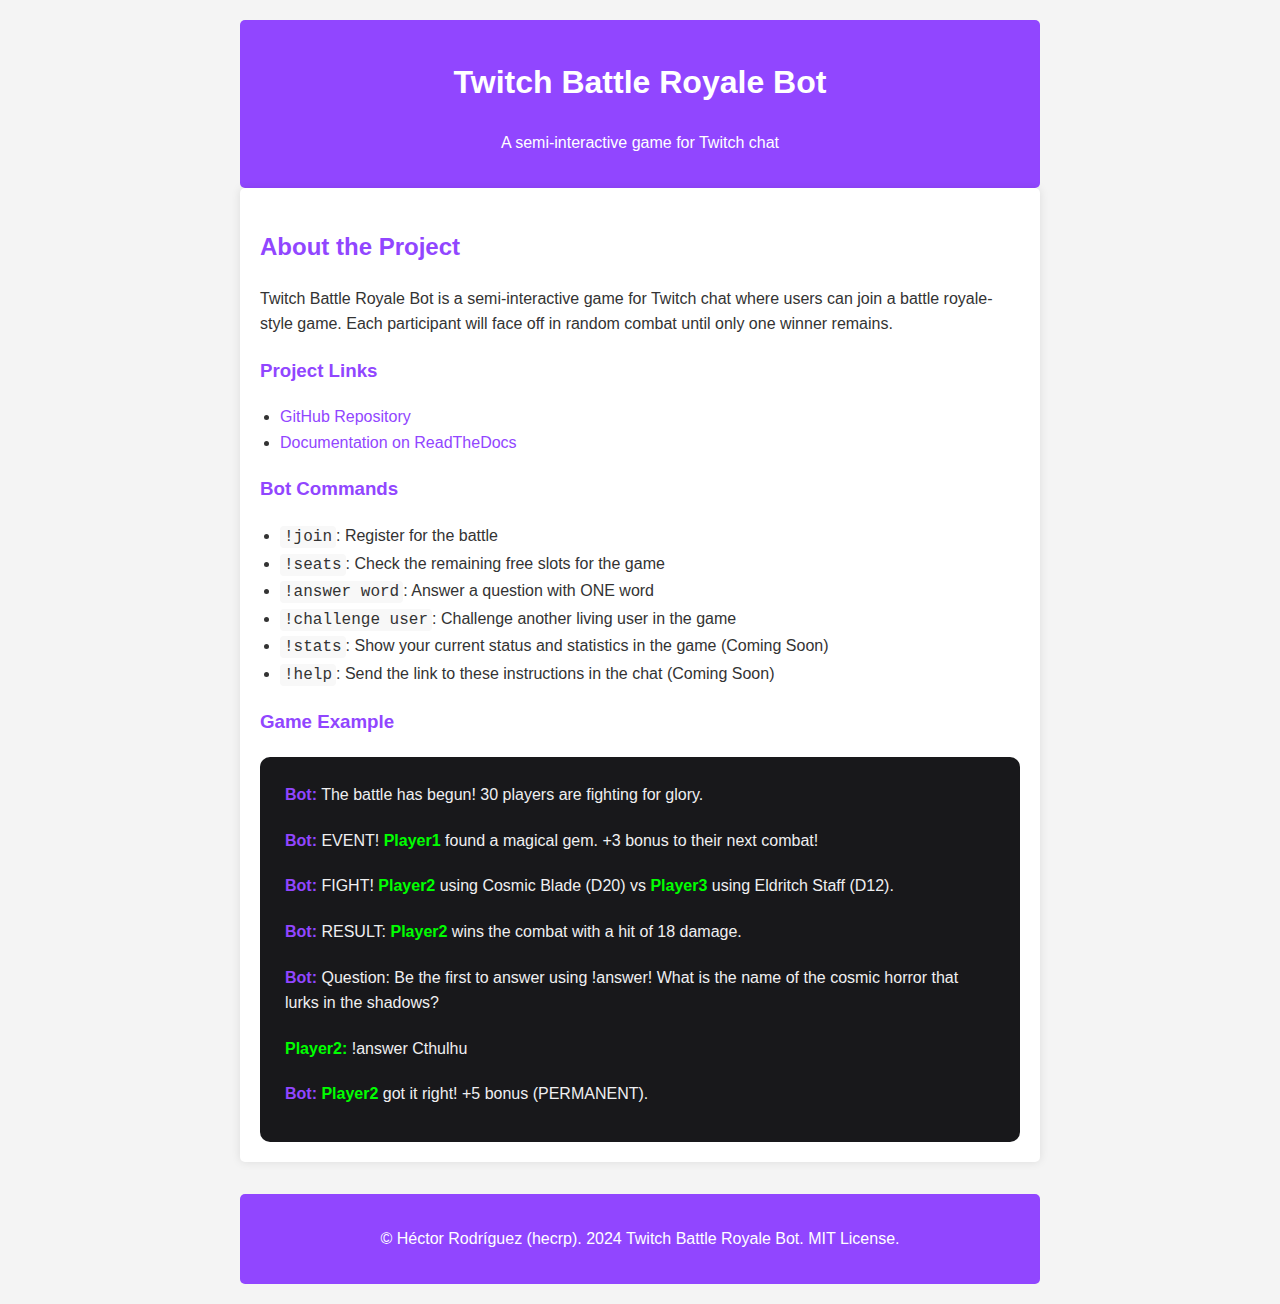
<file: index.html>
<!DOCTYPE html>
<html lang="en">
<head>
    <meta charset="UTF-8">
    <meta name="viewport" content="width=device-width, initial-scale=1.0">
    <title style="color: white;">Twitch Battle Royale Bot</title>
    <style>
        body {
            font-family: Arial, sans-serif;
            line-height: 1.6;
            color: #333;
            max-width: 800px;
            margin: 0 auto;
            padding: 20px;
            background-color: #f4f4f4;
        }
        header {
            background-color: #9146FF;
            color: #fff;
            text-align: center;
            padding: 1rem;
            border-radius: 5px;
        }
        h1, h2, h3 {
            color: #9146FF;
        }
        .container {
            background-color: #fff;
            padding: 20px;
            border-radius: 5px;
            box-shadow: 0 0 10px rgba(0, 0, 0, 0.1);
        }
        a {
            color: #9146FF;
            text-decoration: none;
        }
        a:hover {
            text-decoration: underline;
        }
        code {
            background-color: #f8f8f8;
            padding: 2px 4px;
            border-radius: 4px;
            font-family: 'Courier New', Courier, monospace;
        }
        ul {
            padding-left: 20px;
        }
        footer {
            text-align: center;
            margin-top: 2rem;
            padding: 1rem;
            background-color: #9146FF;
            color: #fff;
            border-radius: 5px;
        }
        .game-example {
            background-color: #18181b;
            border-radius: 10px;
            padding: 20px;
            margin-top: 20px;
            font-family: 'Roboto', Arial, sans-serif;
            color: #efeff1;
        }
        .game-event {
            margin-bottom: 10px;
            padding: 5px;
            border-radius: 5px;
        }
        .player {
            color: #00ff00;
            font-weight: bold;
        }
        .bot {
            color: #9146ff;
            font-weight: bold;
        }
    </style>
</head>
<body>
    <header>
        <h1 style="color: white;">Twitch Battle Royale Bot</h1>
        <p>A semi-interactive game for Twitch chat</p>
    </header>

    <div class="container">
        <h2>About the Project</h2>
        <p>Twitch Battle Royale Bot is a semi-interactive game for Twitch chat where users can join a battle royale-style game. Each participant will face off in random combat until only one winner remains.</p>

        <h3>Project Links</h3>
        <ul>
            <li><a href="https://github.com/hecrp/Twitch-Battle-Royale-Bot">GitHub Repository</a></li>
            <li><a href="https://twitch-battle-royale-bot.readthedocs.io/">Documentation on ReadTheDocs</a></li>
        </ul>

        <h3>Bot Commands</h3>
        <ul>
            <li><code>!join</code>: Register for the battle</li>
            <li><code>!seats</code>: Check the remaining free slots for the game</li>
            <li><code>!answer word</code>: Answer a question with ONE word</li>
            <li><code>!challenge user</code>: Challenge another living user in the game</li>
            <li><code>!stats</code>: Show your current status and statistics in the game (Coming Soon)</li>
            <li><code>!help</code>: Send the link to these instructions in the chat (Coming Soon)</li>
        </ul>

        <h3>Game Example</h3>
        <div class="game-example">
            <div class="game-event">
                <span class="bot">Bot:</span> The battle has begun! 30 players are fighting for glory.
            </div>
            <div class="game-event">
                <span class="bot">Bot:</span> EVENT! <span class="player">Player1</span> found a magical gem. +3 bonus to their next combat!
            </div>
            <div class="game-event">
                <span class="bot">Bot:</span> FIGHT! <span class="player">Player2</span> using Cosmic Blade (D20) vs <span class="player">Player3</span> using Eldritch Staff (D12).
            </div>
            <div class="game-event">
                <span class="bot">Bot:</span> RESULT: <span class="player">Player2</span> wins the combat with a hit of 18 damage.
            </div>
            <div class="game-event">
                <span class="bot">Bot:</span> Question: Be the first to answer using !answer! What is the name of the cosmic horror that lurks in the shadows?
            </div>
            <div class="game-event">
                <span class="player">Player2:</span> !answer Cthulhu
            </div>
            <div class="game-event">
                <span class="bot">Bot:</span> <span class="player">Player2</span> got it right! +5 bonus (PERMANENT).
            </div>
        </div>
    </div>

    <footer>
        <p>&copy; Héctor Rodríguez (hecrp). 2024 Twitch Battle Royale Bot. MIT License.</p>
    </footer>
</body>
</html>
</file>
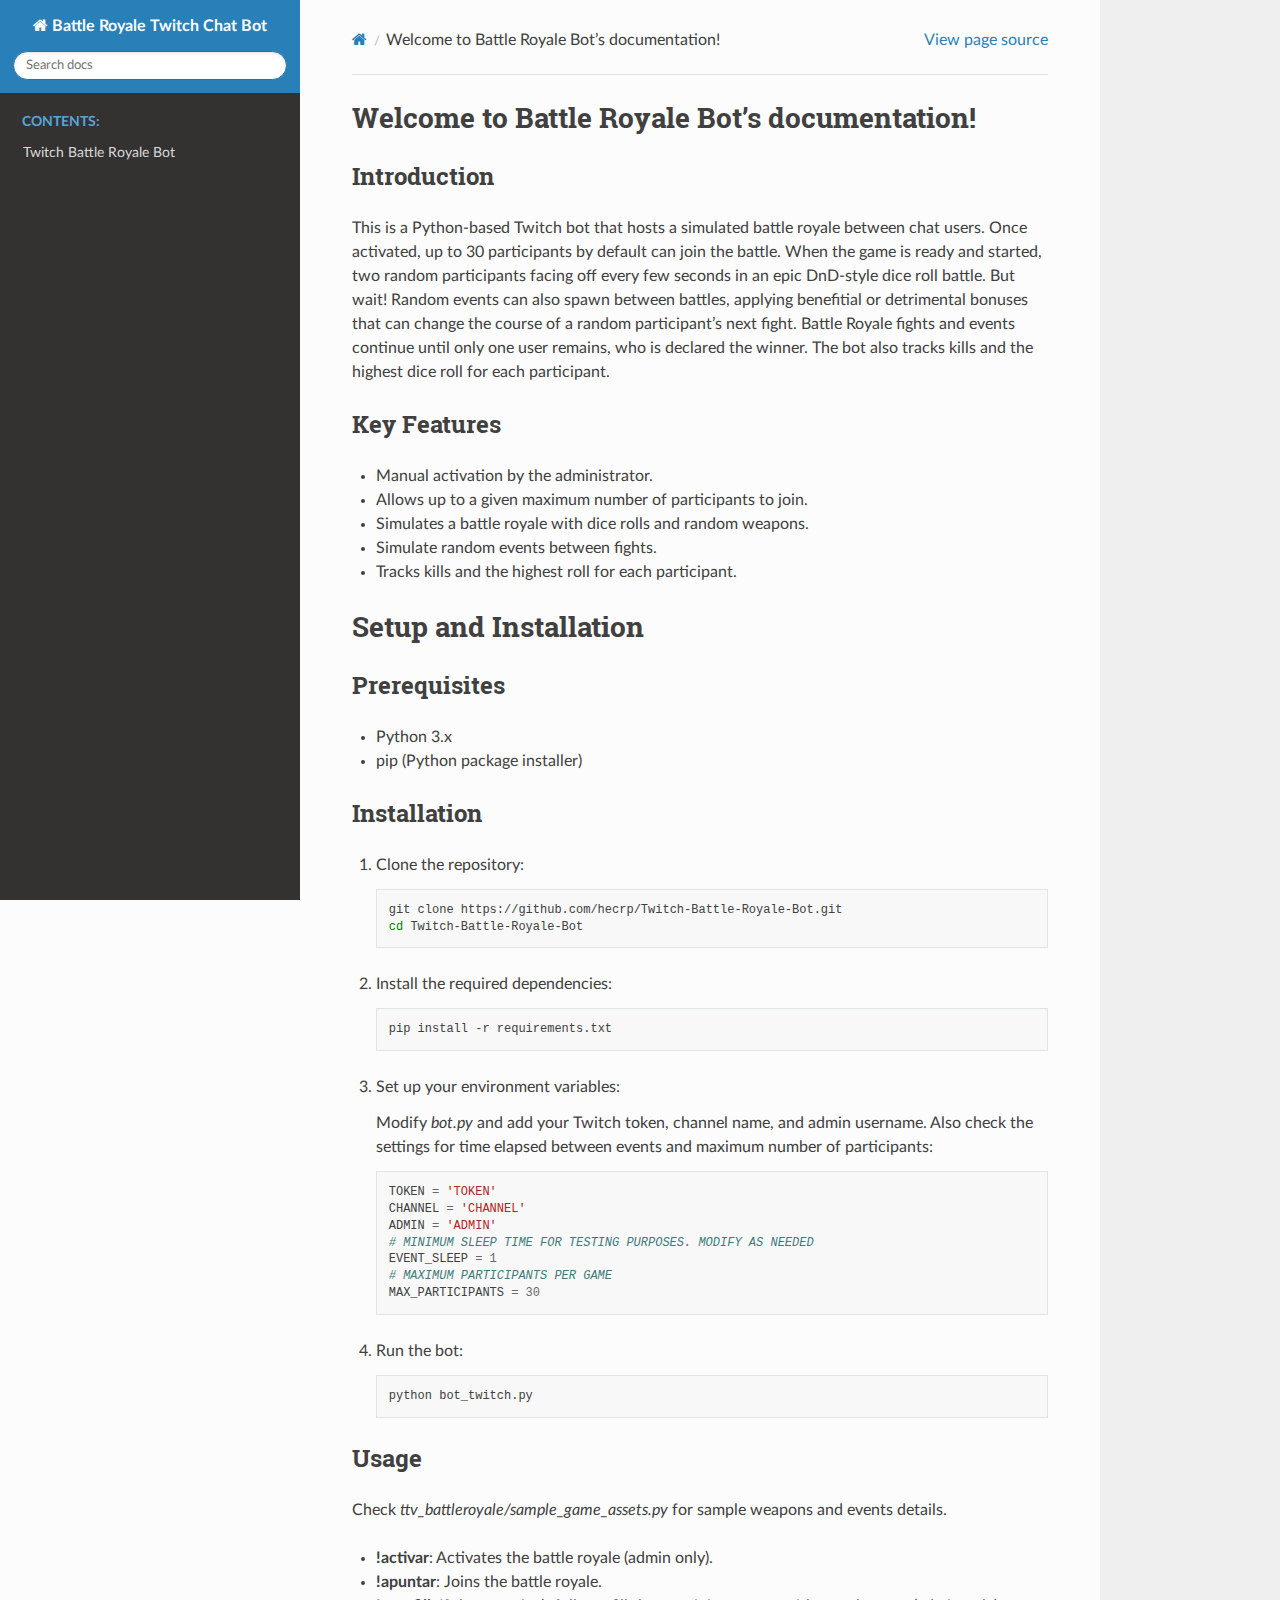
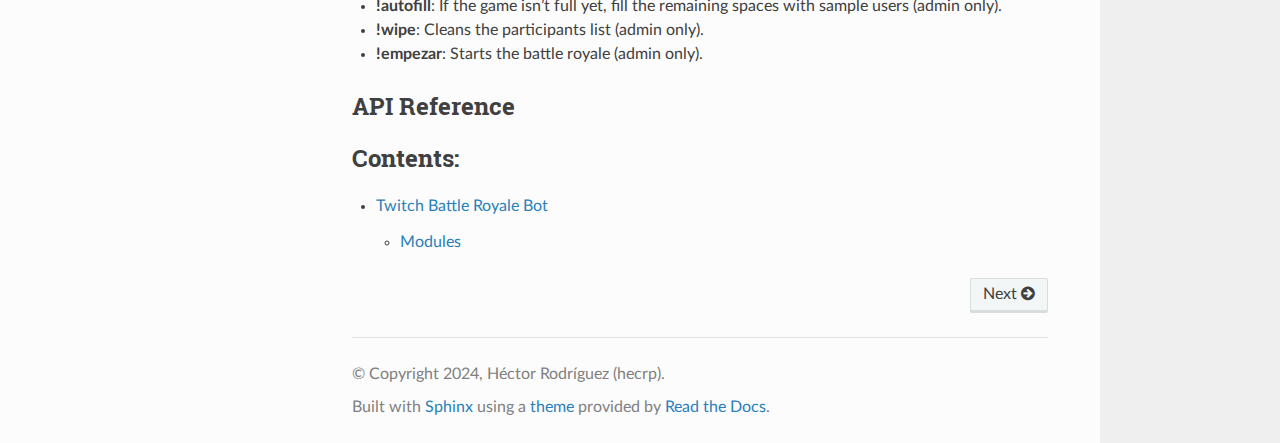
<file: docs/index.html>
<!DOCTYPE html>
<html class="writer-html5" lang="en" data-content_root="./">
<head>
  <meta charset="utf-8" /><meta name="viewport" content="width=device-width, initial-scale=1" />

  <meta name="viewport" content="width=device-width, initial-scale=1.0" />
  <title>Welcome to Battle Royale Bot’s documentation! &mdash; Battle Royale Twitch Chat Bot 0.1 documentation</title>
      <link rel="stylesheet" type="text/css" href="_static/pygments.css?v=80d5e7a1" />
      <link rel="stylesheet" type="text/css" href="_static/css/theme.css?v=19f00094" />

  
  <!--[if lt IE 9]>
    <script src="_static/js/html5shiv.min.js"></script>
  <![endif]-->
  
        <script src="_static/jquery.js?v=5d32c60e"></script>
        <script src="_static/_sphinx_javascript_frameworks_compat.js?v=2cd50e6c"></script>
        <script src="_static/documentation_options.js?v=2709fde1"></script>
        <script src="_static/doctools.js?v=9a2dae69"></script>
        <script src="_static/sphinx_highlight.js?v=dc90522c"></script>
    <script src="_static/js/theme.js"></script>
    <link rel="index" title="Index" href="genindex.html" />
    <link rel="search" title="Search" href="search.html" />
    <link rel="next" title="Twitch Battle Royale Bot" href="modules.html" /> 
</head>

<body class="wy-body-for-nav"> 
  <div class="wy-grid-for-nav">
    <nav data-toggle="wy-nav-shift" class="wy-nav-side">
      <div class="wy-side-scroll">
        <div class="wy-side-nav-search" >

          
          
          <a href="#" class="icon icon-home">
            Battle Royale Twitch Chat Bot
          </a>
<div role="search">
  <form id="rtd-search-form" class="wy-form" action="search.html" method="get">
    <input type="text" name="q" placeholder="Search docs" aria-label="Search docs" />
    <input type="hidden" name="check_keywords" value="yes" />
    <input type="hidden" name="area" value="default" />
  </form>
</div>
        </div><div class="wy-menu wy-menu-vertical" data-spy="affix" role="navigation" aria-label="Navigation menu">
              <p class="caption" role="heading"><span class="caption-text">Contents:</span></p>
<ul>
<li class="toctree-l1"><a class="reference internal" href="modules.html">Twitch Battle Royale Bot</a></li>
</ul>

        </div>
      </div>
    </nav>

    <section data-toggle="wy-nav-shift" class="wy-nav-content-wrap"><nav class="wy-nav-top" aria-label="Mobile navigation menu" >
          <i data-toggle="wy-nav-top" class="fa fa-bars"></i>
          <a href="#">Battle Royale Twitch Chat Bot</a>
      </nav>

      <div class="wy-nav-content">
        <div class="rst-content">
          <div role="navigation" aria-label="Page navigation">
  <ul class="wy-breadcrumbs">
      <li><a href="#" class="icon icon-home" aria-label="Home"></a></li>
      <li class="breadcrumb-item active">Welcome to Battle Royale Bot’s documentation!</li>
      <li class="wy-breadcrumbs-aside">
            <a href="_sources/index.rst.txt" rel="nofollow"> View page source</a>
      </li>
  </ul>
  <hr/>
</div>
          <div role="main" class="document" itemscope="itemscope" itemtype="http://schema.org/Article">
           <div itemprop="articleBody">
             
  <section id="welcome-to-battle-royale-bot-s-documentation">
<h1>Welcome to Battle Royale Bot’s documentation!<a class="headerlink" href="#welcome-to-battle-royale-bot-s-documentation" title="Link to this heading"></a></h1>
<section id="introduction">
<h2>Introduction<a class="headerlink" href="#introduction" title="Link to this heading"></a></h2>
<p>This is a Python-based Twitch bot that hosts a simulated battle royale between chat users. Once activated, up to 30 participants by default can join the battle. When the game is ready and started, two random participants facing off every few seconds in an epic DnD-style dice roll battle. But wait! Random events can also spawn between battles, applying benefitial or detrimental bonuses that can change the course of a random participant’s next fight. Battle Royale fights and events continue until only one user remains, who is declared the winner. The bot also tracks kills and the highest dice roll for each participant.</p>
</section>
<section id="key-features">
<h2>Key Features<a class="headerlink" href="#key-features" title="Link to this heading"></a></h2>
<ul class="simple">
<li><p>Manual activation by the administrator.</p></li>
<li><p>Allows up to a given maximum number of participants to join.</p></li>
<li><p>Simulates a battle royale with dice rolls and random weapons.</p></li>
<li><p>Simulate random events between fights.</p></li>
<li><p>Tracks kills and the highest roll for each participant.</p></li>
</ul>
</section>
</section>
<section id="setup-and-installation">
<h1>Setup and Installation<a class="headerlink" href="#setup-and-installation" title="Link to this heading"></a></h1>
<section id="prerequisites">
<h2>Prerequisites<a class="headerlink" href="#prerequisites" title="Link to this heading"></a></h2>
<ul class="simple">
<li><p>Python 3.x</p></li>
<li><p>pip (Python package installer)</p></li>
</ul>
</section>
<section id="installation">
<h2>Installation<a class="headerlink" href="#installation" title="Link to this heading"></a></h2>
<ol class="arabic">
<li><p>Clone the repository:</p>
<div class="highlight-bash notranslate"><div class="highlight"><pre><span></span>git<span class="w"> </span>clone<span class="w"> </span>https://github.com/hecrp/Twitch-Battle-Royale-Bot.git
<span class="nb">cd</span><span class="w"> </span>Twitch-Battle-Royale-Bot
</pre></div>
</div>
</li>
<li><p>Install the required dependencies:</p>
<div class="highlight-bash notranslate"><div class="highlight"><pre><span></span>pip<span class="w"> </span>install<span class="w"> </span>-r<span class="w"> </span>requirements.txt
</pre></div>
</div>
</li>
<li><p>Set up your environment variables:</p>
<p>Modify <cite>bot.py</cite> and add your Twitch token, channel name, and admin username. Also check the settings for time elapsed between events and maximum number of participants:</p>
<div class="highlight-python notranslate"><div class="highlight"><pre><span></span><span class="n">TOKEN</span> <span class="o">=</span> <span class="s1">&#39;TOKEN&#39;</span>
<span class="n">CHANNEL</span> <span class="o">=</span> <span class="s1">&#39;CHANNEL&#39;</span>
<span class="n">ADMIN</span> <span class="o">=</span> <span class="s1">&#39;ADMIN&#39;</span>
<span class="c1"># MINIMUM SLEEP TIME FOR TESTING PURPOSES. MODIFY AS NEEDED</span>
<span class="n">EVENT_SLEEP</span> <span class="o">=</span> <span class="mi">1</span>
<span class="c1"># MAXIMUM PARTICIPANTS PER GAME</span>
<span class="n">MAX_PARTICIPANTS</span> <span class="o">=</span> <span class="mi">30</span>
</pre></div>
</div>
</li>
<li><p>Run the bot:</p>
<div class="highlight-bash notranslate"><div class="highlight"><pre><span></span>python<span class="w"> </span>bot_twitch.py
</pre></div>
</div>
</li>
</ol>
</section>
<section id="usage">
<h2>Usage<a class="headerlink" href="#usage" title="Link to this heading"></a></h2>
<p>Check <cite>ttv_battleroyale/sample_game_assets.py</cite> for sample weapons and events details.</p>
<ul class="simple">
<li><p><strong>!activar</strong>: Activates the battle royale (admin only).</p></li>
<li><p><strong>!apuntar</strong>: Joins the battle royale.</p></li>
<li><p><strong>!autofill</strong>: If the game isn’t full yet, fill the remaining spaces with sample users (admin only).</p></li>
<li><p><strong>!wipe</strong>: Cleans the participants list (admin only).</p></li>
<li><p><strong>!empezar</strong>: Starts the battle royale (admin only).</p></li>
</ul>
</section>
<section id="api-reference">
<h2>API Reference<a class="headerlink" href="#api-reference" title="Link to this heading"></a></h2>
<div class="toctree-wrapper compound">
<p class="caption" role="heading"><span class="caption-text">Contents:</span></p>
<ul>
<li class="toctree-l1"><a class="reference internal" href="modules.html">Twitch Battle Royale Bot</a><ul>
<li class="toctree-l2"><a class="reference internal" href="ttv_battleroyale.html">Modules</a></li>
</ul>
</li>
</ul>
</div>
</section>
</section>


           </div>
          </div>
          <footer><div class="rst-footer-buttons" role="navigation" aria-label="Footer">
        <a href="modules.html" class="btn btn-neutral float-right" title="Twitch Battle Royale Bot" accesskey="n" rel="next">Next <span class="fa fa-arrow-circle-right" aria-hidden="true"></span></a>
    </div>

  <hr/>

  <div role="contentinfo">
    <p>&#169; Copyright 2024, Héctor Rodríguez (hecrp).</p>
  </div>

  Built with <a href="https://www.sphinx-doc.org/">Sphinx</a> using a
    <a href="https://github.com/readthedocs/sphinx_rtd_theme">theme</a>
    provided by <a href="https://readthedocs.org">Read the Docs</a>.
   

</footer>
        </div>
      </div>
    </section>
  </div>
  <script>
      jQuery(function () {
          SphinxRtdTheme.Navigation.enable(true);
      });
  </script> 

</body>
</html>
</file>
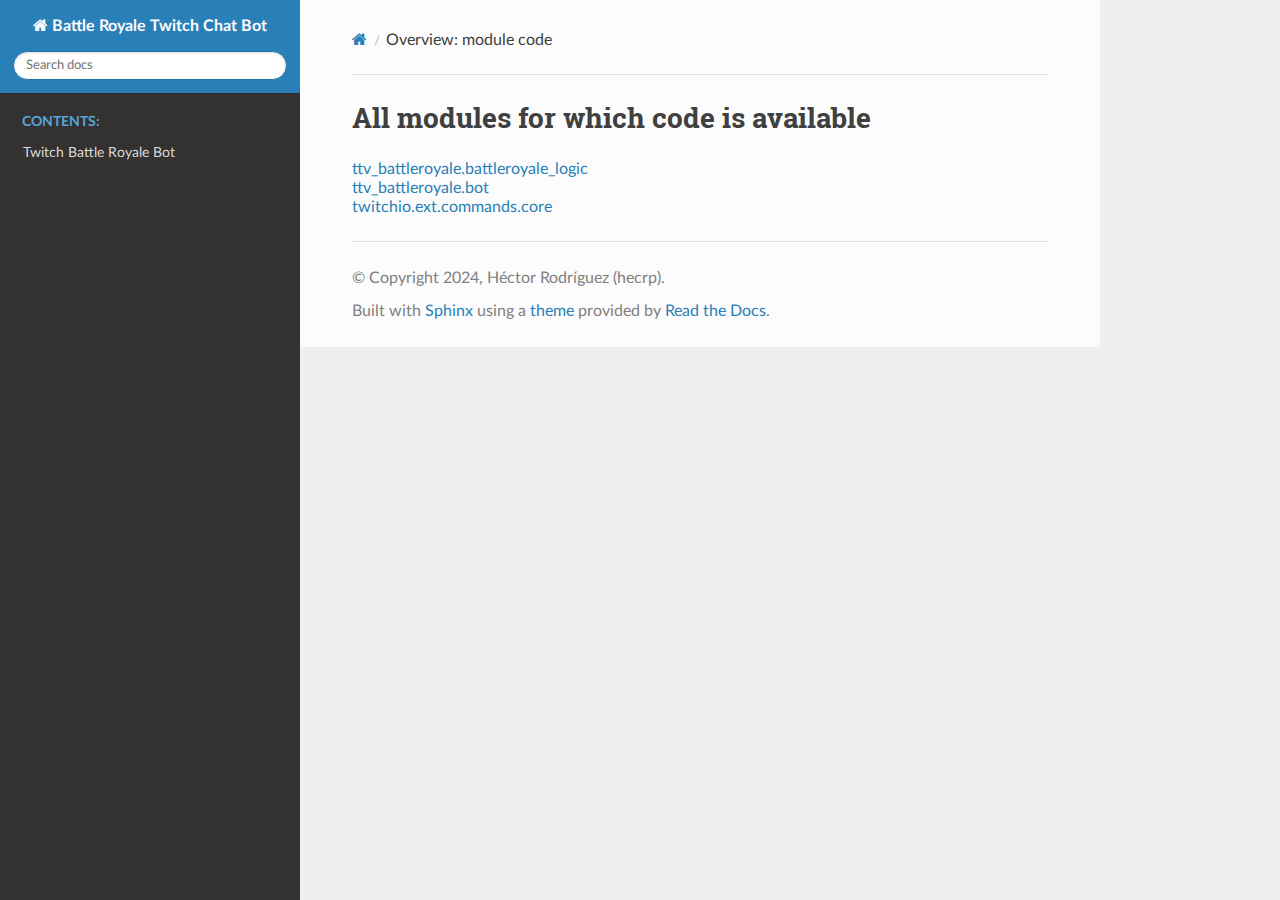
<file: docs/_modules/index.html>
<!DOCTYPE html>
<html class="writer-html5" lang="en" data-content_root="../">
<head>
  <meta charset="utf-8" />
  <meta name="viewport" content="width=device-width, initial-scale=1.0" />
  <title>Overview: module code &mdash; Battle Royale Twitch Chat Bot 0.1 documentation</title>
      <link rel="stylesheet" type="text/css" href="../_static/pygments.css?v=80d5e7a1" />
      <link rel="stylesheet" type="text/css" href="../_static/css/theme.css?v=19f00094" />

  
  <!--[if lt IE 9]>
    <script src="../_static/js/html5shiv.min.js"></script>
  <![endif]-->
  
        <script src="../_static/jquery.js?v=5d32c60e"></script>
        <script src="../_static/_sphinx_javascript_frameworks_compat.js?v=2cd50e6c"></script>
        <script src="../_static/documentation_options.js?v=2709fde1"></script>
        <script src="../_static/doctools.js?v=9a2dae69"></script>
        <script src="../_static/sphinx_highlight.js?v=dc90522c"></script>
    <script src="../_static/js/theme.js"></script>
    <link rel="index" title="Index" href="../genindex.html" />
    <link rel="search" title="Search" href="../search.html" /> 
</head>

<body class="wy-body-for-nav"> 
  <div class="wy-grid-for-nav">
    <nav data-toggle="wy-nav-shift" class="wy-nav-side">
      <div class="wy-side-scroll">
        <div class="wy-side-nav-search" >

          
          
          <a href="../index.html" class="icon icon-home">
            Battle Royale Twitch Chat Bot
          </a>
<div role="search">
  <form id="rtd-search-form" class="wy-form" action="../search.html" method="get">
    <input type="text" name="q" placeholder="Search docs" aria-label="Search docs" />
    <input type="hidden" name="check_keywords" value="yes" />
    <input type="hidden" name="area" value="default" />
  </form>
</div>
        </div><div class="wy-menu wy-menu-vertical" data-spy="affix" role="navigation" aria-label="Navigation menu">
              <p class="caption" role="heading"><span class="caption-text">Contents:</span></p>
<ul>
<li class="toctree-l1"><a class="reference internal" href="../modules.html">Twitch Battle Royale Bot</a></li>
</ul>

        </div>
      </div>
    </nav>

    <section data-toggle="wy-nav-shift" class="wy-nav-content-wrap"><nav class="wy-nav-top" aria-label="Mobile navigation menu" >
          <i data-toggle="wy-nav-top" class="fa fa-bars"></i>
          <a href="../index.html">Battle Royale Twitch Chat Bot</a>
      </nav>

      <div class="wy-nav-content">
        <div class="rst-content">
          <div role="navigation" aria-label="Page navigation">
  <ul class="wy-breadcrumbs">
      <li><a href="../index.html" class="icon icon-home" aria-label="Home"></a></li>
      <li class="breadcrumb-item active">Overview: module code</li>
      <li class="wy-breadcrumbs-aside">
      </li>
  </ul>
  <hr/>
</div>
          <div role="main" class="document" itemscope="itemscope" itemtype="http://schema.org/Article">
           <div itemprop="articleBody">
             
  <h1>All modules for which code is available</h1>
<ul><li><a href="ttv_battleroyale/battleroyale_logic.html">ttv_battleroyale.battleroyale_logic</a></li>
<li><a href="ttv_battleroyale/bot.html">ttv_battleroyale.bot</a></li>
<li><a href="twitchio/ext/commands/core.html">twitchio.ext.commands.core</a></li>
</ul>

           </div>
          </div>
          <footer>

  <hr/>

  <div role="contentinfo">
    <p>&#169; Copyright 2024, Héctor Rodríguez (hecrp).</p>
  </div>

  Built with <a href="https://www.sphinx-doc.org/">Sphinx</a> using a
    <a href="https://github.com/readthedocs/sphinx_rtd_theme">theme</a>
    provided by <a href="https://readthedocs.org">Read the Docs</a>.
   

</footer>
        </div>
      </div>
    </section>
  </div>
  <script>
      jQuery(function () {
          SphinxRtdTheme.Navigation.enable(true);
      });
  </script> 

</body>
</html>
</file>
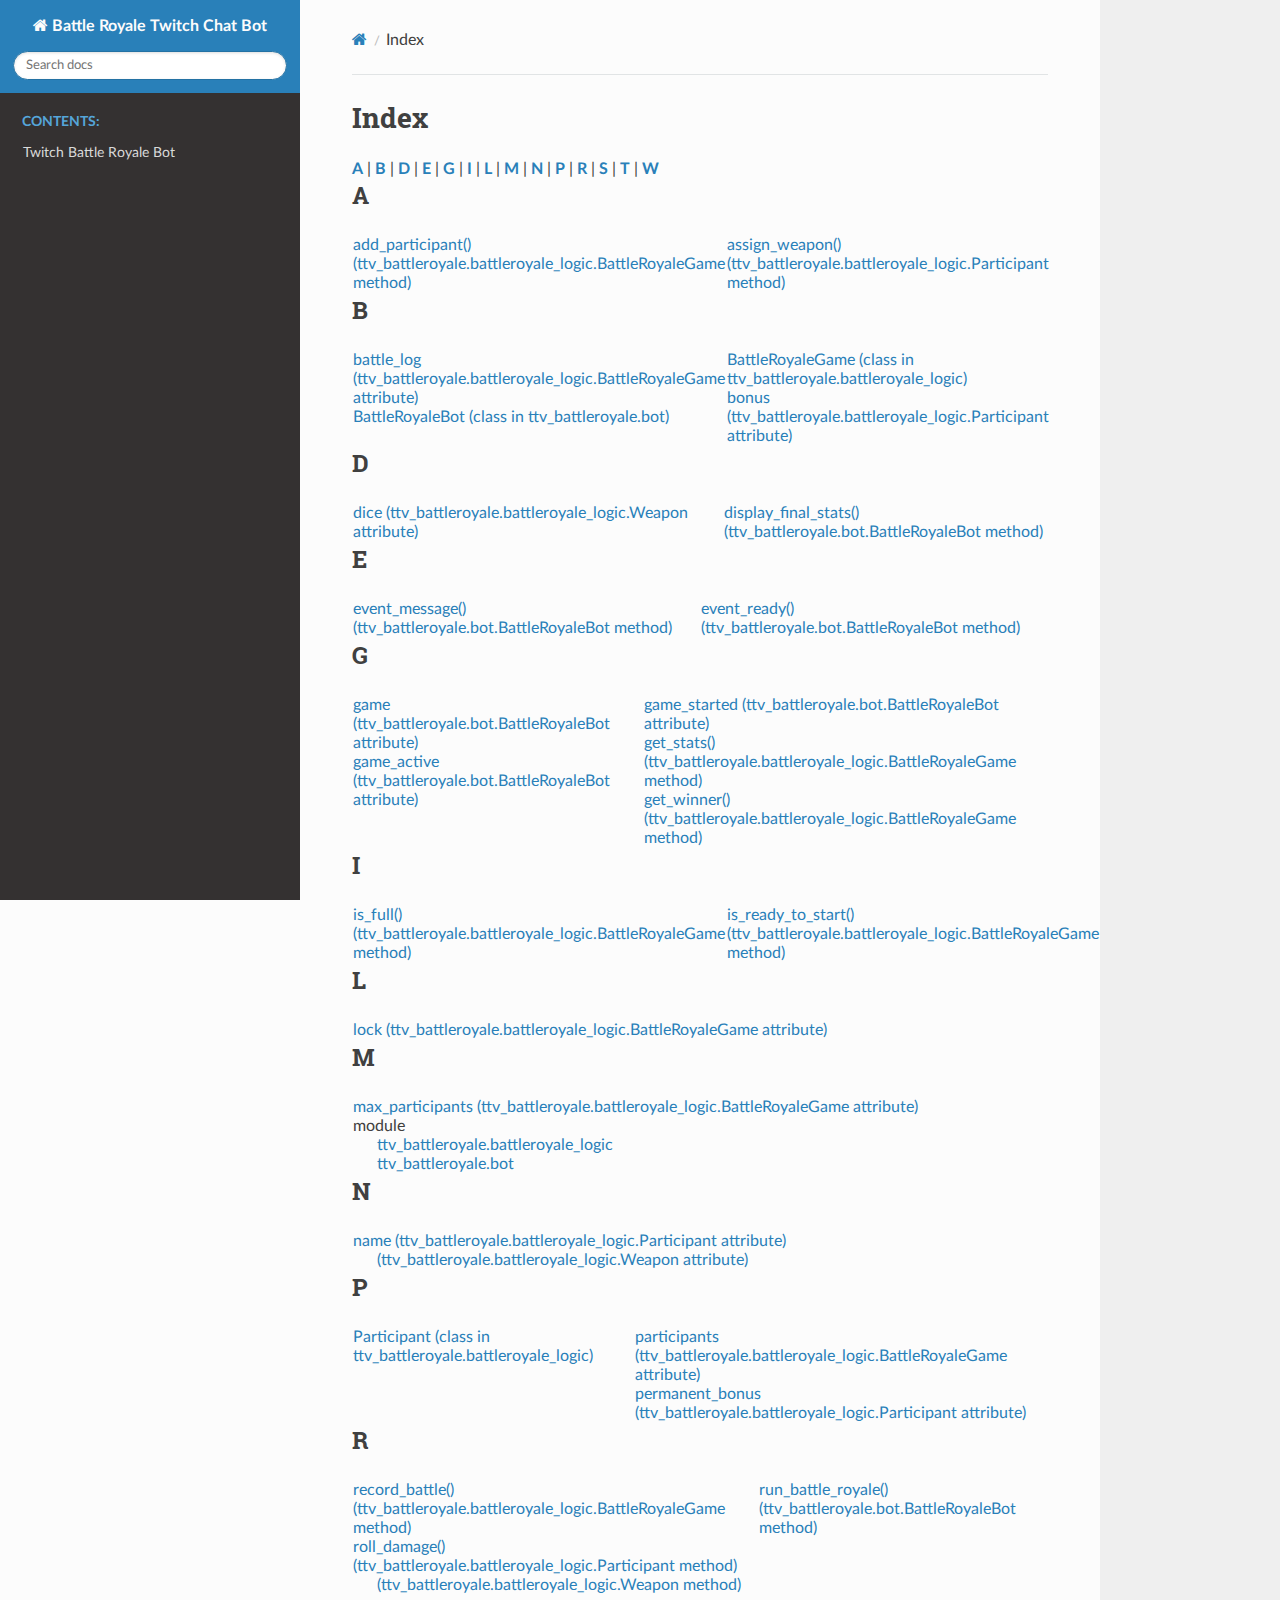
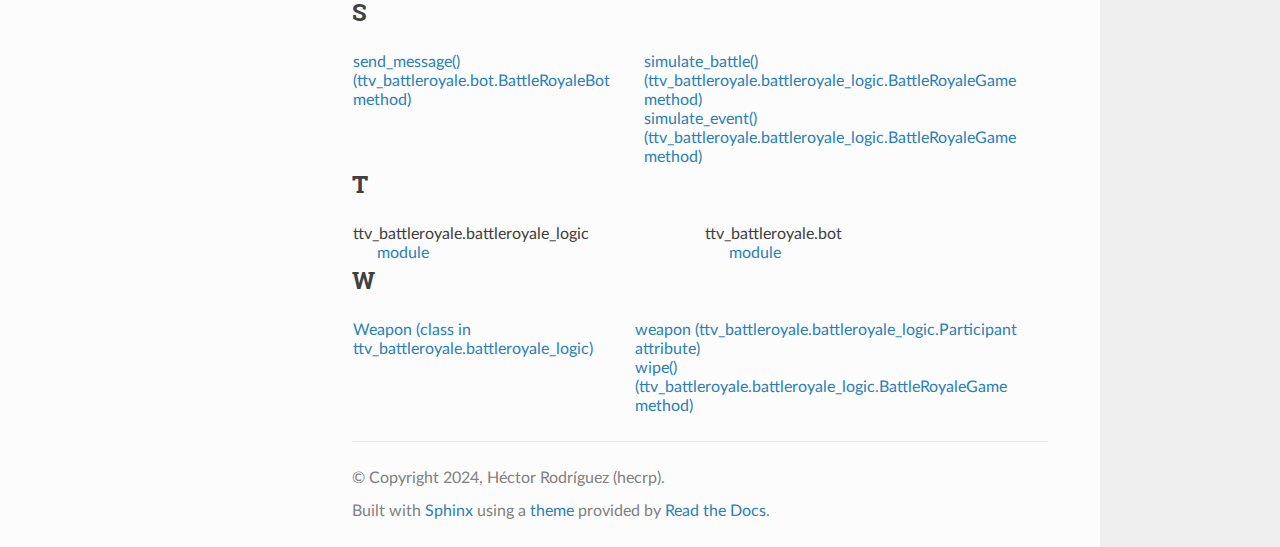
<file: docs/genindex.html>
<!DOCTYPE html>
<html class="writer-html5" lang="en" data-content_root="./">
<head>
  <meta charset="utf-8" />
  <meta name="viewport" content="width=device-width, initial-scale=1.0" />
  <title>Index &mdash; Battle Royale Twitch Chat Bot 0.1 documentation</title>
      <link rel="stylesheet" type="text/css" href="_static/pygments.css?v=80d5e7a1" />
      <link rel="stylesheet" type="text/css" href="_static/css/theme.css?v=19f00094" />

  
  <!--[if lt IE 9]>
    <script src="_static/js/html5shiv.min.js"></script>
  <![endif]-->
  
        <script src="_static/jquery.js?v=5d32c60e"></script>
        <script src="_static/_sphinx_javascript_frameworks_compat.js?v=2cd50e6c"></script>
        <script src="_static/documentation_options.js?v=2709fde1"></script>
        <script src="_static/doctools.js?v=9a2dae69"></script>
        <script src="_static/sphinx_highlight.js?v=dc90522c"></script>
    <script src="_static/js/theme.js"></script>
    <link rel="index" title="Index" href="#" />
    <link rel="search" title="Search" href="search.html" /> 
</head>

<body class="wy-body-for-nav"> 
  <div class="wy-grid-for-nav">
    <nav data-toggle="wy-nav-shift" class="wy-nav-side">
      <div class="wy-side-scroll">
        <div class="wy-side-nav-search" >

          
          
          <a href="index.html" class="icon icon-home">
            Battle Royale Twitch Chat Bot
          </a>
<div role="search">
  <form id="rtd-search-form" class="wy-form" action="search.html" method="get">
    <input type="text" name="q" placeholder="Search docs" aria-label="Search docs" />
    <input type="hidden" name="check_keywords" value="yes" />
    <input type="hidden" name="area" value="default" />
  </form>
</div>
        </div><div class="wy-menu wy-menu-vertical" data-spy="affix" role="navigation" aria-label="Navigation menu">
              <p class="caption" role="heading"><span class="caption-text">Contents:</span></p>
<ul>
<li class="toctree-l1"><a class="reference internal" href="modules.html">Twitch Battle Royale Bot</a></li>
</ul>

        </div>
      </div>
    </nav>

    <section data-toggle="wy-nav-shift" class="wy-nav-content-wrap"><nav class="wy-nav-top" aria-label="Mobile navigation menu" >
          <i data-toggle="wy-nav-top" class="fa fa-bars"></i>
          <a href="index.html">Battle Royale Twitch Chat Bot</a>
      </nav>

      <div class="wy-nav-content">
        <div class="rst-content">
          <div role="navigation" aria-label="Page navigation">
  <ul class="wy-breadcrumbs">
      <li><a href="index.html" class="icon icon-home" aria-label="Home"></a></li>
      <li class="breadcrumb-item active">Index</li>
      <li class="wy-breadcrumbs-aside">
      </li>
  </ul>
  <hr/>
</div>
          <div role="main" class="document" itemscope="itemscope" itemtype="http://schema.org/Article">
           <div itemprop="articleBody">
             

<h1 id="index">Index</h1>

<div class="genindex-jumpbox">
 <a href="#A"><strong>A</strong></a>
 | <a href="#B"><strong>B</strong></a>
 | <a href="#D"><strong>D</strong></a>
 | <a href="#E"><strong>E</strong></a>
 | <a href="#G"><strong>G</strong></a>
 | <a href="#I"><strong>I</strong></a>
 | <a href="#L"><strong>L</strong></a>
 | <a href="#M"><strong>M</strong></a>
 | <a href="#N"><strong>N</strong></a>
 | <a href="#P"><strong>P</strong></a>
 | <a href="#R"><strong>R</strong></a>
 | <a href="#S"><strong>S</strong></a>
 | <a href="#T"><strong>T</strong></a>
 | <a href="#W"><strong>W</strong></a>
 
</div>
<h2 id="A">A</h2>
<table style="width: 100%" class="indextable genindextable"><tr>
  <td style="width: 33%; vertical-align: top;"><ul>
      <li><a href="ttv_battleroyale.html#ttv_battleroyale.battleroyale_logic.BattleRoyaleGame.add_participant">add_participant() (ttv_battleroyale.battleroyale_logic.BattleRoyaleGame method)</a>
</li>
  </ul></td>
  <td style="width: 33%; vertical-align: top;"><ul>
      <li><a href="ttv_battleroyale.html#ttv_battleroyale.battleroyale_logic.Participant.assign_weapon">assign_weapon() (ttv_battleroyale.battleroyale_logic.Participant method)</a>
</li>
  </ul></td>
</tr></table>

<h2 id="B">B</h2>
<table style="width: 100%" class="indextable genindextable"><tr>
  <td style="width: 33%; vertical-align: top;"><ul>
      <li><a href="ttv_battleroyale.html#ttv_battleroyale.battleroyale_logic.BattleRoyaleGame.battle_log">battle_log (ttv_battleroyale.battleroyale_logic.BattleRoyaleGame attribute)</a>
</li>
      <li><a href="ttv_battleroyale.html#ttv_battleroyale.bot.BattleRoyaleBot">BattleRoyaleBot (class in ttv_battleroyale.bot)</a>
</li>
  </ul></td>
  <td style="width: 33%; vertical-align: top;"><ul>
      <li><a href="ttv_battleroyale.html#ttv_battleroyale.battleroyale_logic.BattleRoyaleGame">BattleRoyaleGame (class in ttv_battleroyale.battleroyale_logic)</a>
</li>
      <li><a href="ttv_battleroyale.html#ttv_battleroyale.battleroyale_logic.Participant.bonus">bonus (ttv_battleroyale.battleroyale_logic.Participant attribute)</a>
</li>
  </ul></td>
</tr></table>

<h2 id="D">D</h2>
<table style="width: 100%" class="indextable genindextable"><tr>
  <td style="width: 33%; vertical-align: top;"><ul>
      <li><a href="ttv_battleroyale.html#ttv_battleroyale.battleroyale_logic.Weapon.dice">dice (ttv_battleroyale.battleroyale_logic.Weapon attribute)</a>
</li>
  </ul></td>
  <td style="width: 33%; vertical-align: top;"><ul>
      <li><a href="ttv_battleroyale.html#ttv_battleroyale.bot.BattleRoyaleBot.display_final_stats">display_final_stats() (ttv_battleroyale.bot.BattleRoyaleBot method)</a>
</li>
  </ul></td>
</tr></table>

<h2 id="E">E</h2>
<table style="width: 100%" class="indextable genindextable"><tr>
  <td style="width: 33%; vertical-align: top;"><ul>
      <li><a href="ttv_battleroyale.html#ttv_battleroyale.bot.BattleRoyaleBot.event_message">event_message() (ttv_battleroyale.bot.BattleRoyaleBot method)</a>
</li>
  </ul></td>
  <td style="width: 33%; vertical-align: top;"><ul>
      <li><a href="ttv_battleroyale.html#ttv_battleroyale.bot.BattleRoyaleBot.event_ready">event_ready() (ttv_battleroyale.bot.BattleRoyaleBot method)</a>
</li>
  </ul></td>
</tr></table>

<h2 id="G">G</h2>
<table style="width: 100%" class="indextable genindextable"><tr>
  <td style="width: 33%; vertical-align: top;"><ul>
      <li><a href="ttv_battleroyale.html#ttv_battleroyale.bot.BattleRoyaleBot.game">game (ttv_battleroyale.bot.BattleRoyaleBot attribute)</a>
</li>
      <li><a href="ttv_battleroyale.html#ttv_battleroyale.bot.BattleRoyaleBot.game_active">game_active (ttv_battleroyale.bot.BattleRoyaleBot attribute)</a>
</li>
  </ul></td>
  <td style="width: 33%; vertical-align: top;"><ul>
      <li><a href="ttv_battleroyale.html#ttv_battleroyale.bot.BattleRoyaleBot.game_started">game_started (ttv_battleroyale.bot.BattleRoyaleBot attribute)</a>
</li>
      <li><a href="ttv_battleroyale.html#ttv_battleroyale.battleroyale_logic.BattleRoyaleGame.get_stats">get_stats() (ttv_battleroyale.battleroyale_logic.BattleRoyaleGame method)</a>
</li>
      <li><a href="ttv_battleroyale.html#ttv_battleroyale.battleroyale_logic.BattleRoyaleGame.get_winner">get_winner() (ttv_battleroyale.battleroyale_logic.BattleRoyaleGame method)</a>
</li>
  </ul></td>
</tr></table>

<h2 id="I">I</h2>
<table style="width: 100%" class="indextable genindextable"><tr>
  <td style="width: 33%; vertical-align: top;"><ul>
      <li><a href="ttv_battleroyale.html#ttv_battleroyale.battleroyale_logic.BattleRoyaleGame.is_full">is_full() (ttv_battleroyale.battleroyale_logic.BattleRoyaleGame method)</a>
</li>
  </ul></td>
  <td style="width: 33%; vertical-align: top;"><ul>
      <li><a href="ttv_battleroyale.html#ttv_battleroyale.battleroyale_logic.BattleRoyaleGame.is_ready_to_start">is_ready_to_start() (ttv_battleroyale.battleroyale_logic.BattleRoyaleGame method)</a>
</li>
  </ul></td>
</tr></table>

<h2 id="L">L</h2>
<table style="width: 100%" class="indextable genindextable"><tr>
  <td style="width: 33%; vertical-align: top;"><ul>
      <li><a href="ttv_battleroyale.html#ttv_battleroyale.battleroyale_logic.BattleRoyaleGame.lock">lock (ttv_battleroyale.battleroyale_logic.BattleRoyaleGame attribute)</a>
</li>
  </ul></td>
</tr></table>

<h2 id="M">M</h2>
<table style="width: 100%" class="indextable genindextable"><tr>
  <td style="width: 33%; vertical-align: top;"><ul>
      <li><a href="ttv_battleroyale.html#ttv_battleroyale.battleroyale_logic.BattleRoyaleGame.max_participants">max_participants (ttv_battleroyale.battleroyale_logic.BattleRoyaleGame attribute)</a>
</li>
      <li>
    module

      <ul>
        <li><a href="ttv_battleroyale.html#module-ttv_battleroyale.battleroyale_logic">ttv_battleroyale.battleroyale_logic</a>
</li>
        <li><a href="ttv_battleroyale.html#module-ttv_battleroyale.bot">ttv_battleroyale.bot</a>
</li>
      </ul></li>
  </ul></td>
</tr></table>

<h2 id="N">N</h2>
<table style="width: 100%" class="indextable genindextable"><tr>
  <td style="width: 33%; vertical-align: top;"><ul>
      <li><a href="ttv_battleroyale.html#ttv_battleroyale.battleroyale_logic.Participant.name">name (ttv_battleroyale.battleroyale_logic.Participant attribute)</a>

      <ul>
        <li><a href="ttv_battleroyale.html#ttv_battleroyale.battleroyale_logic.Weapon.name">(ttv_battleroyale.battleroyale_logic.Weapon attribute)</a>
</li>
      </ul></li>
  </ul></td>
</tr></table>

<h2 id="P">P</h2>
<table style="width: 100%" class="indextable genindextable"><tr>
  <td style="width: 33%; vertical-align: top;"><ul>
      <li><a href="ttv_battleroyale.html#ttv_battleroyale.battleroyale_logic.Participant">Participant (class in ttv_battleroyale.battleroyale_logic)</a>
</li>
  </ul></td>
  <td style="width: 33%; vertical-align: top;"><ul>
      <li><a href="ttv_battleroyale.html#ttv_battleroyale.battleroyale_logic.BattleRoyaleGame.participants">participants (ttv_battleroyale.battleroyale_logic.BattleRoyaleGame attribute)</a>
</li>
      <li><a href="ttv_battleroyale.html#ttv_battleroyale.battleroyale_logic.Participant.permanent_bonus">permanent_bonus (ttv_battleroyale.battleroyale_logic.Participant attribute)</a>
</li>
  </ul></td>
</tr></table>

<h2 id="R">R</h2>
<table style="width: 100%" class="indextable genindextable"><tr>
  <td style="width: 33%; vertical-align: top;"><ul>
      <li><a href="ttv_battleroyale.html#ttv_battleroyale.battleroyale_logic.BattleRoyaleGame.record_battle">record_battle() (ttv_battleroyale.battleroyale_logic.BattleRoyaleGame method)</a>
</li>
      <li><a href="ttv_battleroyale.html#ttv_battleroyale.battleroyale_logic.Participant.roll_damage">roll_damage() (ttv_battleroyale.battleroyale_logic.Participant method)</a>

      <ul>
        <li><a href="ttv_battleroyale.html#ttv_battleroyale.battleroyale_logic.Weapon.roll_damage">(ttv_battleroyale.battleroyale_logic.Weapon method)</a>
</li>
      </ul></li>
  </ul></td>
  <td style="width: 33%; vertical-align: top;"><ul>
      <li><a href="ttv_battleroyale.html#ttv_battleroyale.bot.BattleRoyaleBot.run_battle_royale">run_battle_royale() (ttv_battleroyale.bot.BattleRoyaleBot method)</a>
</li>
  </ul></td>
</tr></table>

<h2 id="S">S</h2>
<table style="width: 100%" class="indextable genindextable"><tr>
  <td style="width: 33%; vertical-align: top;"><ul>
      <li><a href="ttv_battleroyale.html#ttv_battleroyale.bot.BattleRoyaleBot.send_message">send_message() (ttv_battleroyale.bot.BattleRoyaleBot method)</a>
</li>
  </ul></td>
  <td style="width: 33%; vertical-align: top;"><ul>
      <li><a href="ttv_battleroyale.html#ttv_battleroyale.battleroyale_logic.BattleRoyaleGame.simulate_battle">simulate_battle() (ttv_battleroyale.battleroyale_logic.BattleRoyaleGame method)</a>
</li>
      <li><a href="ttv_battleroyale.html#ttv_battleroyale.battleroyale_logic.BattleRoyaleGame.simulate_event">simulate_event() (ttv_battleroyale.battleroyale_logic.BattleRoyaleGame method)</a>
</li>
  </ul></td>
</tr></table>

<h2 id="T">T</h2>
<table style="width: 100%" class="indextable genindextable"><tr>
  <td style="width: 33%; vertical-align: top;"><ul>
      <li>
    ttv_battleroyale.battleroyale_logic

      <ul>
        <li><a href="ttv_battleroyale.html#module-ttv_battleroyale.battleroyale_logic">module</a>
</li>
      </ul></li>
  </ul></td>
  <td style="width: 33%; vertical-align: top;"><ul>
      <li>
    ttv_battleroyale.bot

      <ul>
        <li><a href="ttv_battleroyale.html#module-ttv_battleroyale.bot">module</a>
</li>
      </ul></li>
  </ul></td>
</tr></table>

<h2 id="W">W</h2>
<table style="width: 100%" class="indextable genindextable"><tr>
  <td style="width: 33%; vertical-align: top;"><ul>
      <li><a href="ttv_battleroyale.html#ttv_battleroyale.battleroyale_logic.Weapon">Weapon (class in ttv_battleroyale.battleroyale_logic)</a>
</li>
  </ul></td>
  <td style="width: 33%; vertical-align: top;"><ul>
      <li><a href="ttv_battleroyale.html#ttv_battleroyale.battleroyale_logic.Participant.weapon">weapon (ttv_battleroyale.battleroyale_logic.Participant attribute)</a>
</li>
      <li><a href="ttv_battleroyale.html#ttv_battleroyale.battleroyale_logic.BattleRoyaleGame.wipe">wipe() (ttv_battleroyale.battleroyale_logic.BattleRoyaleGame method)</a>
</li>
  </ul></td>
</tr></table>



           </div>
          </div>
          <footer>

  <hr/>

  <div role="contentinfo">
    <p>&#169; Copyright 2024, Héctor Rodríguez (hecrp).</p>
  </div>

  Built with <a href="https://www.sphinx-doc.org/">Sphinx</a> using a
    <a href="https://github.com/readthedocs/sphinx_rtd_theme">theme</a>
    provided by <a href="https://readthedocs.org">Read the Docs</a>.
   

</footer>
        </div>
      </div>
    </section>
  </div>
  <script>
      jQuery(function () {
          SphinxRtdTheme.Navigation.enable(true);
      });
  </script> 

</body>
</html>
</file>
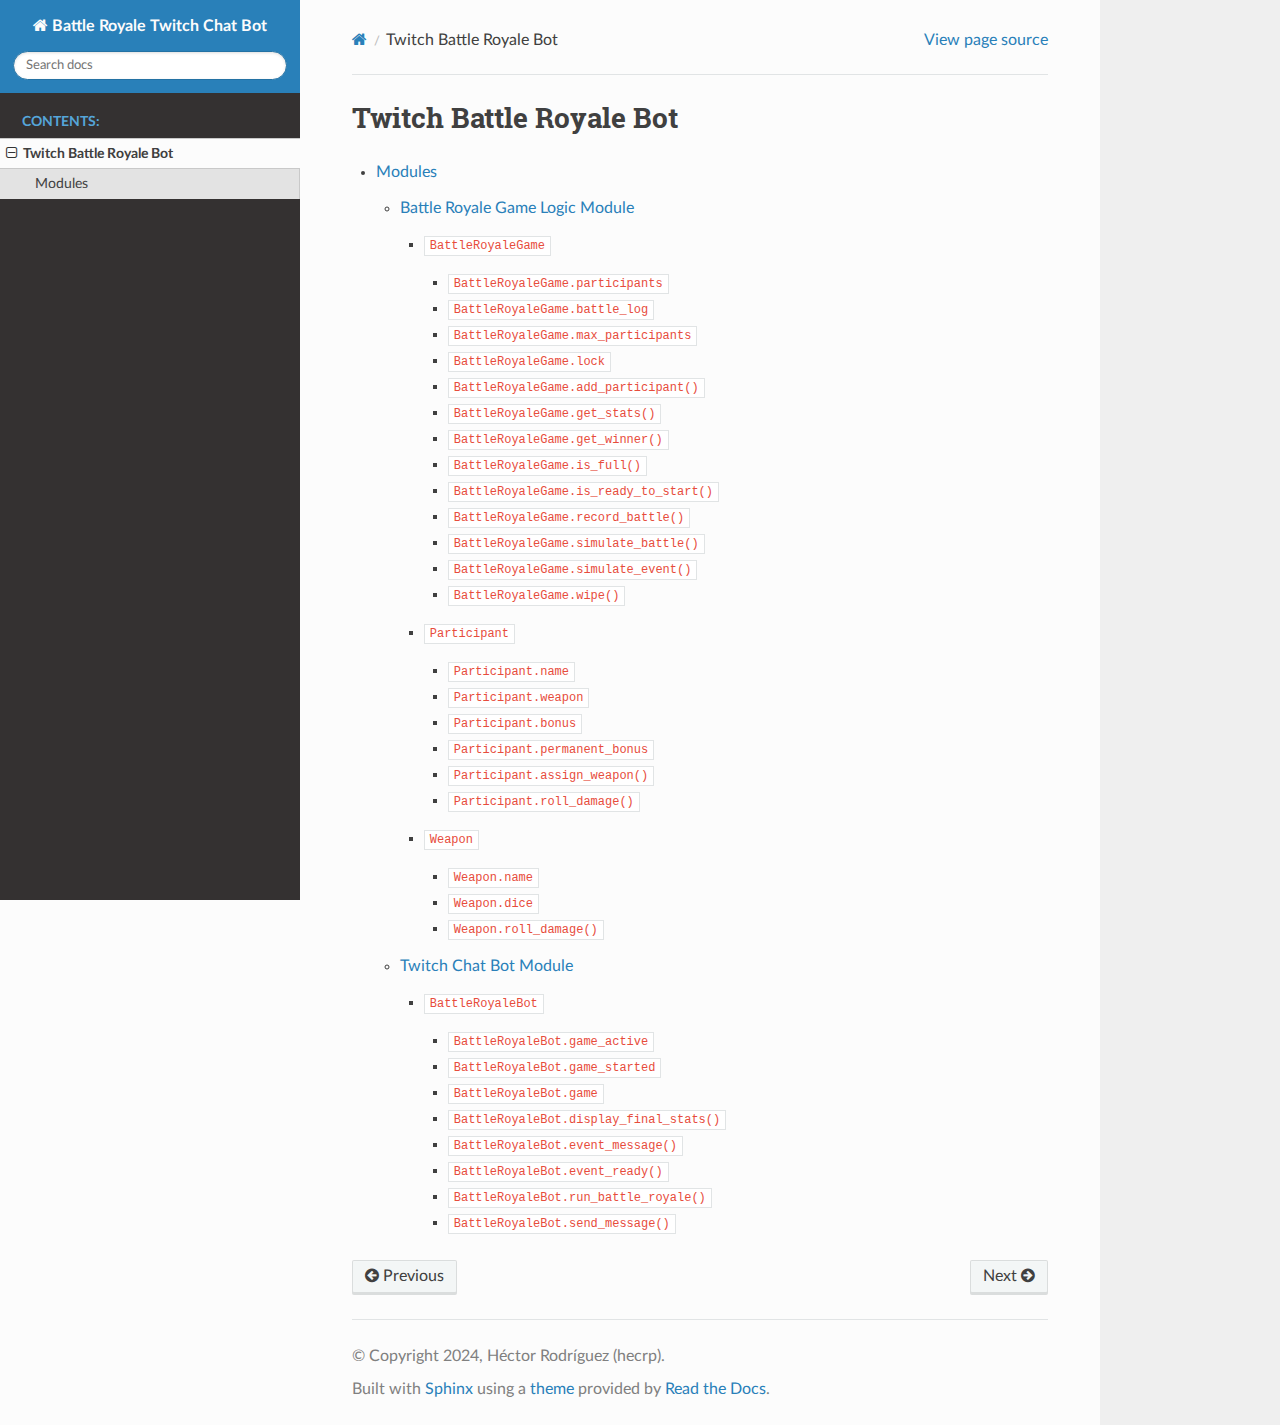
<file: docs/modules.html>
<!DOCTYPE html>
<html class="writer-html5" lang="en" data-content_root="./">
<head>
  <meta charset="utf-8" /><meta name="viewport" content="width=device-width, initial-scale=1" />

  <meta name="viewport" content="width=device-width, initial-scale=1.0" />
  <title>Twitch Battle Royale Bot &mdash; Battle Royale Twitch Chat Bot 0.1 documentation</title>
      <link rel="stylesheet" type="text/css" href="_static/pygments.css?v=80d5e7a1" />
      <link rel="stylesheet" type="text/css" href="_static/css/theme.css?v=19f00094" />

  
  <!--[if lt IE 9]>
    <script src="_static/js/html5shiv.min.js"></script>
  <![endif]-->
  
        <script src="_static/jquery.js?v=5d32c60e"></script>
        <script src="_static/_sphinx_javascript_frameworks_compat.js?v=2cd50e6c"></script>
        <script src="_static/documentation_options.js?v=2709fde1"></script>
        <script src="_static/doctools.js?v=9a2dae69"></script>
        <script src="_static/sphinx_highlight.js?v=dc90522c"></script>
    <script src="_static/js/theme.js"></script>
    <link rel="index" title="Index" href="genindex.html" />
    <link rel="search" title="Search" href="search.html" />
    <link rel="next" title="Modules" href="ttv_battleroyale.html" />
    <link rel="prev" title="Welcome to Battle Royale Bot’s documentation!" href="index.html" /> 
</head>

<body class="wy-body-for-nav"> 
  <div class="wy-grid-for-nav">
    <nav data-toggle="wy-nav-shift" class="wy-nav-side">
      <div class="wy-side-scroll">
        <div class="wy-side-nav-search" >

          
          
          <a href="index.html" class="icon icon-home">
            Battle Royale Twitch Chat Bot
          </a>
<div role="search">
  <form id="rtd-search-form" class="wy-form" action="search.html" method="get">
    <input type="text" name="q" placeholder="Search docs" aria-label="Search docs" />
    <input type="hidden" name="check_keywords" value="yes" />
    <input type="hidden" name="area" value="default" />
  </form>
</div>
        </div><div class="wy-menu wy-menu-vertical" data-spy="affix" role="navigation" aria-label="Navigation menu">
              <p class="caption" role="heading"><span class="caption-text">Contents:</span></p>
<ul class="current">
<li class="toctree-l1 current"><a class="current reference internal" href="#">Twitch Battle Royale Bot</a><ul>
<li class="toctree-l2"><a class="reference internal" href="ttv_battleroyale.html">Modules</a></li>
</ul>
</li>
</ul>

        </div>
      </div>
    </nav>

    <section data-toggle="wy-nav-shift" class="wy-nav-content-wrap"><nav class="wy-nav-top" aria-label="Mobile navigation menu" >
          <i data-toggle="wy-nav-top" class="fa fa-bars"></i>
          <a href="index.html">Battle Royale Twitch Chat Bot</a>
      </nav>

      <div class="wy-nav-content">
        <div class="rst-content">
          <div role="navigation" aria-label="Page navigation">
  <ul class="wy-breadcrumbs">
      <li><a href="index.html" class="icon icon-home" aria-label="Home"></a></li>
      <li class="breadcrumb-item active">Twitch Battle Royale Bot</li>
      <li class="wy-breadcrumbs-aside">
            <a href="_sources/modules.rst.txt" rel="nofollow"> View page source</a>
      </li>
  </ul>
  <hr/>
</div>
          <div role="main" class="document" itemscope="itemscope" itemtype="http://schema.org/Article">
           <div itemprop="articleBody">
             
  <section id="twitch-battle-royale-bot">
<h1>Twitch Battle Royale Bot<a class="headerlink" href="#twitch-battle-royale-bot" title="Link to this heading"></a></h1>
<div class="toctree-wrapper compound">
<ul>
<li class="toctree-l1"><a class="reference internal" href="ttv_battleroyale.html">Modules</a><ul>
<li class="toctree-l2"><a class="reference internal" href="ttv_battleroyale.html#module-ttv_battleroyale.battleroyale_logic">Battle Royale Game Logic Module</a><ul>
<li class="toctree-l3"><a class="reference internal" href="ttv_battleroyale.html#ttv_battleroyale.battleroyale_logic.BattleRoyaleGame"><code class="docutils literal notranslate"><span class="pre">BattleRoyaleGame</span></code></a><ul>
<li class="toctree-l4"><a class="reference internal" href="ttv_battleroyale.html#ttv_battleroyale.battleroyale_logic.BattleRoyaleGame.participants"><code class="docutils literal notranslate"><span class="pre">BattleRoyaleGame.participants</span></code></a></li>
<li class="toctree-l4"><a class="reference internal" href="ttv_battleroyale.html#ttv_battleroyale.battleroyale_logic.BattleRoyaleGame.battle_log"><code class="docutils literal notranslate"><span class="pre">BattleRoyaleGame.battle_log</span></code></a></li>
<li class="toctree-l4"><a class="reference internal" href="ttv_battleroyale.html#ttv_battleroyale.battleroyale_logic.BattleRoyaleGame.max_participants"><code class="docutils literal notranslate"><span class="pre">BattleRoyaleGame.max_participants</span></code></a></li>
<li class="toctree-l4"><a class="reference internal" href="ttv_battleroyale.html#ttv_battleroyale.battleroyale_logic.BattleRoyaleGame.lock"><code class="docutils literal notranslate"><span class="pre">BattleRoyaleGame.lock</span></code></a></li>
<li class="toctree-l4"><a class="reference internal" href="ttv_battleroyale.html#ttv_battleroyale.battleroyale_logic.BattleRoyaleGame.add_participant"><code class="docutils literal notranslate"><span class="pre">BattleRoyaleGame.add_participant()</span></code></a></li>
<li class="toctree-l4"><a class="reference internal" href="ttv_battleroyale.html#ttv_battleroyale.battleroyale_logic.BattleRoyaleGame.get_stats"><code class="docutils literal notranslate"><span class="pre">BattleRoyaleGame.get_stats()</span></code></a></li>
<li class="toctree-l4"><a class="reference internal" href="ttv_battleroyale.html#ttv_battleroyale.battleroyale_logic.BattleRoyaleGame.get_winner"><code class="docutils literal notranslate"><span class="pre">BattleRoyaleGame.get_winner()</span></code></a></li>
<li class="toctree-l4"><a class="reference internal" href="ttv_battleroyale.html#ttv_battleroyale.battleroyale_logic.BattleRoyaleGame.is_full"><code class="docutils literal notranslate"><span class="pre">BattleRoyaleGame.is_full()</span></code></a></li>
<li class="toctree-l4"><a class="reference internal" href="ttv_battleroyale.html#ttv_battleroyale.battleroyale_logic.BattleRoyaleGame.is_ready_to_start"><code class="docutils literal notranslate"><span class="pre">BattleRoyaleGame.is_ready_to_start()</span></code></a></li>
<li class="toctree-l4"><a class="reference internal" href="ttv_battleroyale.html#ttv_battleroyale.battleroyale_logic.BattleRoyaleGame.record_battle"><code class="docutils literal notranslate"><span class="pre">BattleRoyaleGame.record_battle()</span></code></a></li>
<li class="toctree-l4"><a class="reference internal" href="ttv_battleroyale.html#ttv_battleroyale.battleroyale_logic.BattleRoyaleGame.simulate_battle"><code class="docutils literal notranslate"><span class="pre">BattleRoyaleGame.simulate_battle()</span></code></a></li>
<li class="toctree-l4"><a class="reference internal" href="ttv_battleroyale.html#ttv_battleroyale.battleroyale_logic.BattleRoyaleGame.simulate_event"><code class="docutils literal notranslate"><span class="pre">BattleRoyaleGame.simulate_event()</span></code></a></li>
<li class="toctree-l4"><a class="reference internal" href="ttv_battleroyale.html#ttv_battleroyale.battleroyale_logic.BattleRoyaleGame.wipe"><code class="docutils literal notranslate"><span class="pre">BattleRoyaleGame.wipe()</span></code></a></li>
</ul>
</li>
<li class="toctree-l3"><a class="reference internal" href="ttv_battleroyale.html#ttv_battleroyale.battleroyale_logic.Participant"><code class="docutils literal notranslate"><span class="pre">Participant</span></code></a><ul>
<li class="toctree-l4"><a class="reference internal" href="ttv_battleroyale.html#ttv_battleroyale.battleroyale_logic.Participant.name"><code class="docutils literal notranslate"><span class="pre">Participant.name</span></code></a></li>
<li class="toctree-l4"><a class="reference internal" href="ttv_battleroyale.html#ttv_battleroyale.battleroyale_logic.Participant.weapon"><code class="docutils literal notranslate"><span class="pre">Participant.weapon</span></code></a></li>
<li class="toctree-l4"><a class="reference internal" href="ttv_battleroyale.html#ttv_battleroyale.battleroyale_logic.Participant.bonus"><code class="docutils literal notranslate"><span class="pre">Participant.bonus</span></code></a></li>
<li class="toctree-l4"><a class="reference internal" href="ttv_battleroyale.html#ttv_battleroyale.battleroyale_logic.Participant.permanent_bonus"><code class="docutils literal notranslate"><span class="pre">Participant.permanent_bonus</span></code></a></li>
<li class="toctree-l4"><a class="reference internal" href="ttv_battleroyale.html#ttv_battleroyale.battleroyale_logic.Participant.assign_weapon"><code class="docutils literal notranslate"><span class="pre">Participant.assign_weapon()</span></code></a></li>
<li class="toctree-l4"><a class="reference internal" href="ttv_battleroyale.html#ttv_battleroyale.battleroyale_logic.Participant.roll_damage"><code class="docutils literal notranslate"><span class="pre">Participant.roll_damage()</span></code></a></li>
</ul>
</li>
<li class="toctree-l3"><a class="reference internal" href="ttv_battleroyale.html#ttv_battleroyale.battleroyale_logic.Weapon"><code class="docutils literal notranslate"><span class="pre">Weapon</span></code></a><ul>
<li class="toctree-l4"><a class="reference internal" href="ttv_battleroyale.html#ttv_battleroyale.battleroyale_logic.Weapon.name"><code class="docutils literal notranslate"><span class="pre">Weapon.name</span></code></a></li>
<li class="toctree-l4"><a class="reference internal" href="ttv_battleroyale.html#ttv_battleroyale.battleroyale_logic.Weapon.dice"><code class="docutils literal notranslate"><span class="pre">Weapon.dice</span></code></a></li>
<li class="toctree-l4"><a class="reference internal" href="ttv_battleroyale.html#ttv_battleroyale.battleroyale_logic.Weapon.roll_damage"><code class="docutils literal notranslate"><span class="pre">Weapon.roll_damage()</span></code></a></li>
</ul>
</li>
</ul>
</li>
<li class="toctree-l2"><a class="reference internal" href="ttv_battleroyale.html#module-ttv_battleroyale.bot">Twitch Chat Bot Module</a><ul>
<li class="toctree-l3"><a class="reference internal" href="ttv_battleroyale.html#ttv_battleroyale.bot.BattleRoyaleBot"><code class="docutils literal notranslate"><span class="pre">BattleRoyaleBot</span></code></a><ul>
<li class="toctree-l4"><a class="reference internal" href="ttv_battleroyale.html#ttv_battleroyale.bot.BattleRoyaleBot.game_active"><code class="docutils literal notranslate"><span class="pre">BattleRoyaleBot.game_active</span></code></a></li>
<li class="toctree-l4"><a class="reference internal" href="ttv_battleroyale.html#ttv_battleroyale.bot.BattleRoyaleBot.game_started"><code class="docutils literal notranslate"><span class="pre">BattleRoyaleBot.game_started</span></code></a></li>
<li class="toctree-l4"><a class="reference internal" href="ttv_battleroyale.html#ttv_battleroyale.bot.BattleRoyaleBot.game"><code class="docutils literal notranslate"><span class="pre">BattleRoyaleBot.game</span></code></a></li>
<li class="toctree-l4"><a class="reference internal" href="ttv_battleroyale.html#ttv_battleroyale.bot.BattleRoyaleBot.display_final_stats"><code class="docutils literal notranslate"><span class="pre">BattleRoyaleBot.display_final_stats()</span></code></a></li>
<li class="toctree-l4"><a class="reference internal" href="ttv_battleroyale.html#ttv_battleroyale.bot.BattleRoyaleBot.event_message"><code class="docutils literal notranslate"><span class="pre">BattleRoyaleBot.event_message()</span></code></a></li>
<li class="toctree-l4"><a class="reference internal" href="ttv_battleroyale.html#ttv_battleroyale.bot.BattleRoyaleBot.event_ready"><code class="docutils literal notranslate"><span class="pre">BattleRoyaleBot.event_ready()</span></code></a></li>
<li class="toctree-l4"><a class="reference internal" href="ttv_battleroyale.html#ttv_battleroyale.bot.BattleRoyaleBot.run_battle_royale"><code class="docutils literal notranslate"><span class="pre">BattleRoyaleBot.run_battle_royale()</span></code></a></li>
<li class="toctree-l4"><a class="reference internal" href="ttv_battleroyale.html#ttv_battleroyale.bot.BattleRoyaleBot.send_message"><code class="docutils literal notranslate"><span class="pre">BattleRoyaleBot.send_message()</span></code></a></li>
</ul>
</li>
</ul>
</li>
</ul>
</li>
</ul>
</div>
</section>


           </div>
          </div>
          <footer><div class="rst-footer-buttons" role="navigation" aria-label="Footer">
        <a href="index.html" class="btn btn-neutral float-left" title="Welcome to Battle Royale Bot’s documentation!" accesskey="p" rel="prev"><span class="fa fa-arrow-circle-left" aria-hidden="true"></span> Previous</a>
        <a href="ttv_battleroyale.html" class="btn btn-neutral float-right" title="Modules" accesskey="n" rel="next">Next <span class="fa fa-arrow-circle-right" aria-hidden="true"></span></a>
    </div>

  <hr/>

  <div role="contentinfo">
    <p>&#169; Copyright 2024, Héctor Rodríguez (hecrp).</p>
  </div>

  Built with <a href="https://www.sphinx-doc.org/">Sphinx</a> using a
    <a href="https://github.com/readthedocs/sphinx_rtd_theme">theme</a>
    provided by <a href="https://readthedocs.org">Read the Docs</a>.
   

</footer>
        </div>
      </div>
    </section>
  </div>
  <script>
      jQuery(function () {
          SphinxRtdTheme.Navigation.enable(true);
      });
  </script> 

</body>
</html>
</file>
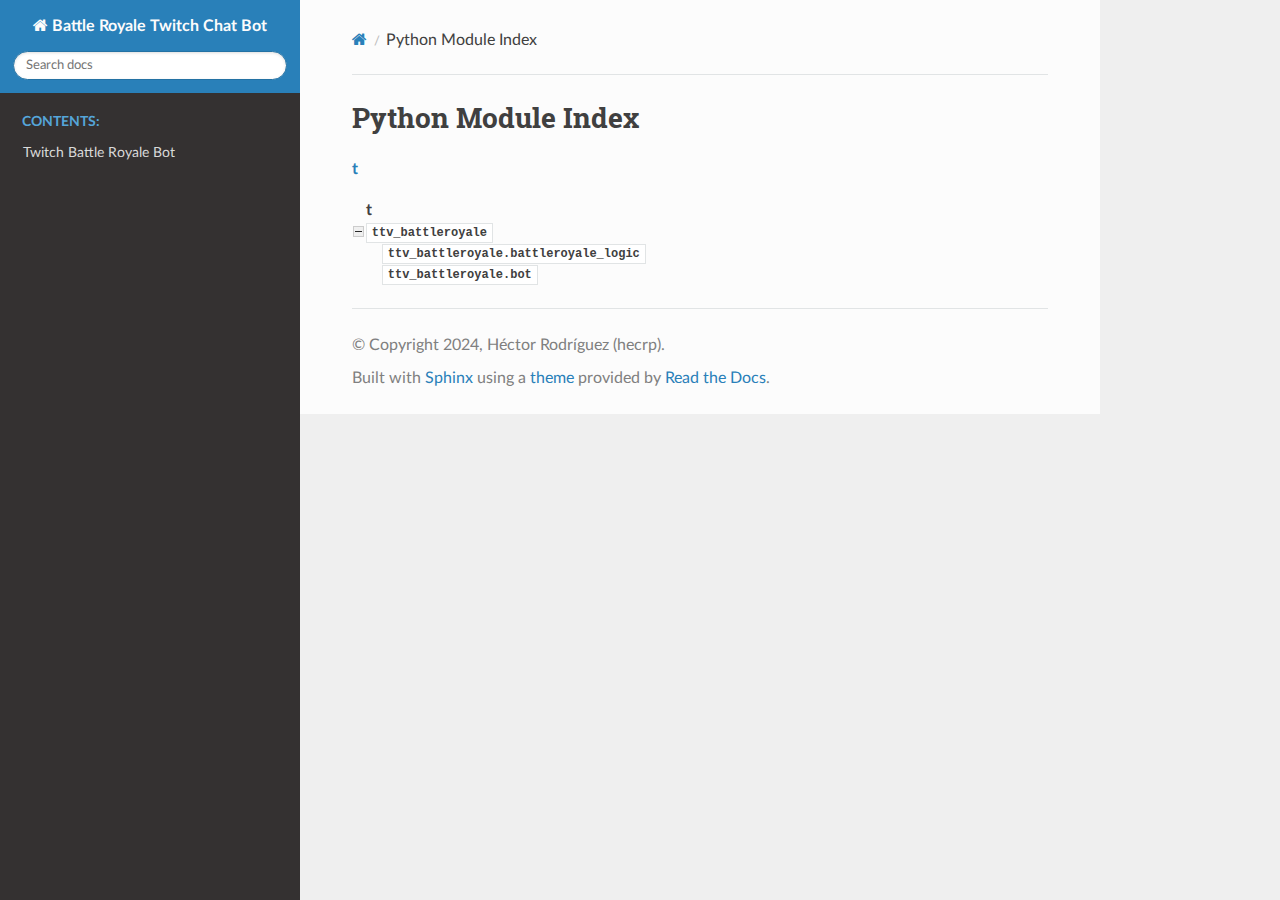
<file: docs/py-modindex.html>
<!DOCTYPE html>
<html class="writer-html5" lang="en" data-content_root="./">
<head>
  <meta charset="utf-8" />
  <meta name="viewport" content="width=device-width, initial-scale=1.0" />
  <title>Python Module Index &mdash; Battle Royale Twitch Chat Bot 0.1 documentation</title>
      <link rel="stylesheet" type="text/css" href="_static/pygments.css?v=80d5e7a1" />
      <link rel="stylesheet" type="text/css" href="_static/css/theme.css?v=19f00094" />

  
  <!--[if lt IE 9]>
    <script src="_static/js/html5shiv.min.js"></script>
  <![endif]-->
  
        <script src="_static/jquery.js?v=5d32c60e"></script>
        <script src="_static/_sphinx_javascript_frameworks_compat.js?v=2cd50e6c"></script>
        <script src="_static/documentation_options.js?v=2709fde1"></script>
        <script src="_static/doctools.js?v=9a2dae69"></script>
        <script src="_static/sphinx_highlight.js?v=dc90522c"></script>
    <script src="_static/js/theme.js"></script>
    <link rel="index" title="Index" href="genindex.html" />
    <link rel="search" title="Search" href="search.html" />
 


</head>

<body class="wy-body-for-nav"> 
  <div class="wy-grid-for-nav">
    <nav data-toggle="wy-nav-shift" class="wy-nav-side">
      <div class="wy-side-scroll">
        <div class="wy-side-nav-search" >

          
          
          <a href="index.html" class="icon icon-home">
            Battle Royale Twitch Chat Bot
          </a>
<div role="search">
  <form id="rtd-search-form" class="wy-form" action="search.html" method="get">
    <input type="text" name="q" placeholder="Search docs" aria-label="Search docs" />
    <input type="hidden" name="check_keywords" value="yes" />
    <input type="hidden" name="area" value="default" />
  </form>
</div>
        </div><div class="wy-menu wy-menu-vertical" data-spy="affix" role="navigation" aria-label="Navigation menu">
              <p class="caption" role="heading"><span class="caption-text">Contents:</span></p>
<ul>
<li class="toctree-l1"><a class="reference internal" href="modules.html">Twitch Battle Royale Bot</a></li>
</ul>

        </div>
      </div>
    </nav>

    <section data-toggle="wy-nav-shift" class="wy-nav-content-wrap"><nav class="wy-nav-top" aria-label="Mobile navigation menu" >
          <i data-toggle="wy-nav-top" class="fa fa-bars"></i>
          <a href="index.html">Battle Royale Twitch Chat Bot</a>
      </nav>

      <div class="wy-nav-content">
        <div class="rst-content">
          <div role="navigation" aria-label="Page navigation">
  <ul class="wy-breadcrumbs">
      <li><a href="index.html" class="icon icon-home" aria-label="Home"></a></li>
      <li class="breadcrumb-item active">Python Module Index</li>
      <li class="wy-breadcrumbs-aside">
      </li>
  </ul>
  <hr/>
</div>
          <div role="main" class="document" itemscope="itemscope" itemtype="http://schema.org/Article">
           <div itemprop="articleBody">
             

   <h1>Python Module Index</h1>

   <div class="modindex-jumpbox">
   <a href="#cap-t"><strong>t</strong></a>
   </div>

   <table class="indextable modindextable">
     <tr class="pcap"><td></td><td>&#160;</td><td></td></tr>
     <tr class="cap" id="cap-t"><td></td><td>
       <strong>t</strong></td><td></td></tr>
     <tr>
       <td><img src="_static/minus.png" class="toggler"
              id="toggle-1" style="display: none" alt="-" /></td>
       <td>
       <code class="xref">ttv_battleroyale</code></td><td>
       <em></em></td></tr>
     <tr class="cg-1">
       <td></td>
       <td>&#160;&#160;&#160;
       <a href="ttv_battleroyale.html#module-ttv_battleroyale.battleroyale_logic"><code class="xref">ttv_battleroyale.battleroyale_logic</code></a></td><td>
       <em></em></td></tr>
     <tr class="cg-1">
       <td></td>
       <td>&#160;&#160;&#160;
       <a href="ttv_battleroyale.html#module-ttv_battleroyale.bot"><code class="xref">ttv_battleroyale.bot</code></a></td><td>
       <em></em></td></tr>
   </table>


           </div>
          </div>
          <footer>

  <hr/>

  <div role="contentinfo">
    <p>&#169; Copyright 2024, Héctor Rodríguez (hecrp).</p>
  </div>

  Built with <a href="https://www.sphinx-doc.org/">Sphinx</a> using a
    <a href="https://github.com/readthedocs/sphinx_rtd_theme">theme</a>
    provided by <a href="https://readthedocs.org">Read the Docs</a>.
   

</footer>
        </div>
      </div>
    </section>
  </div>
  <script>
      jQuery(function () {
          SphinxRtdTheme.Navigation.enable(true);
      });
  </script> 

</body>
</html>
</file>
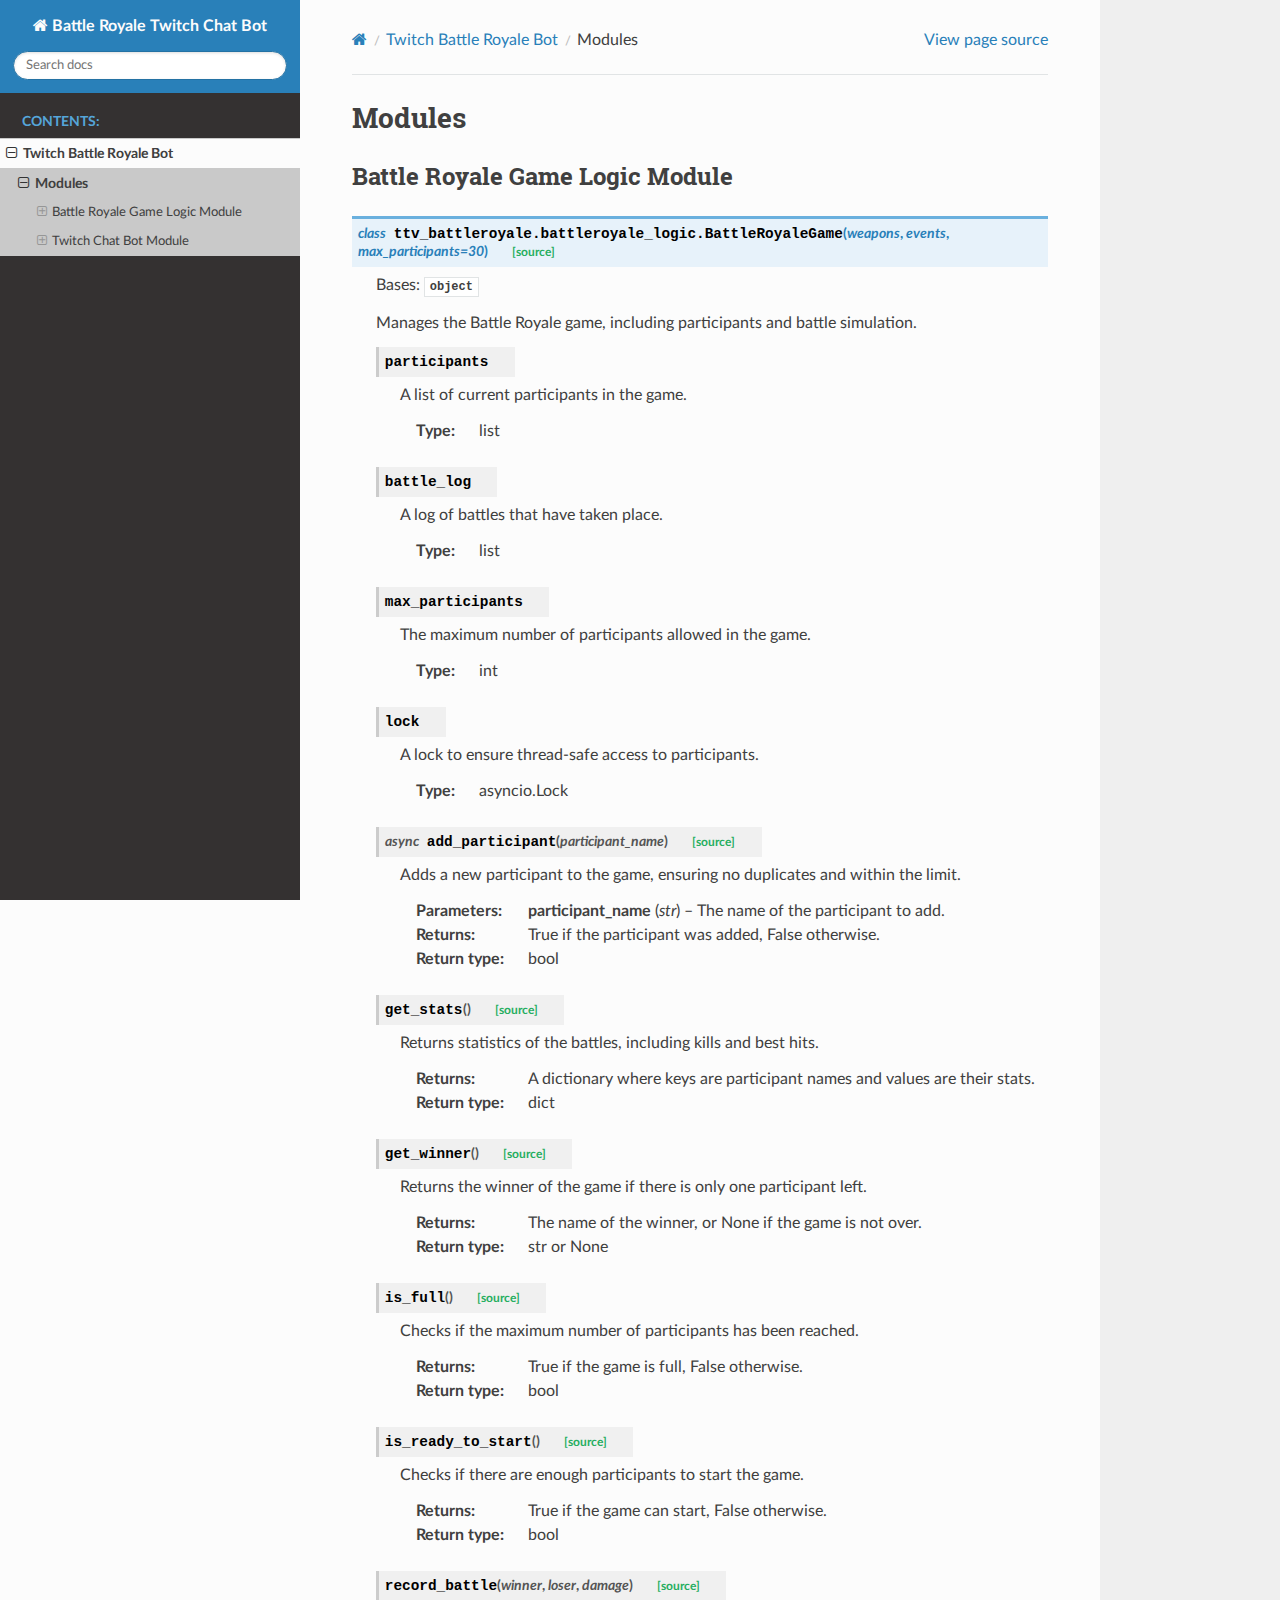
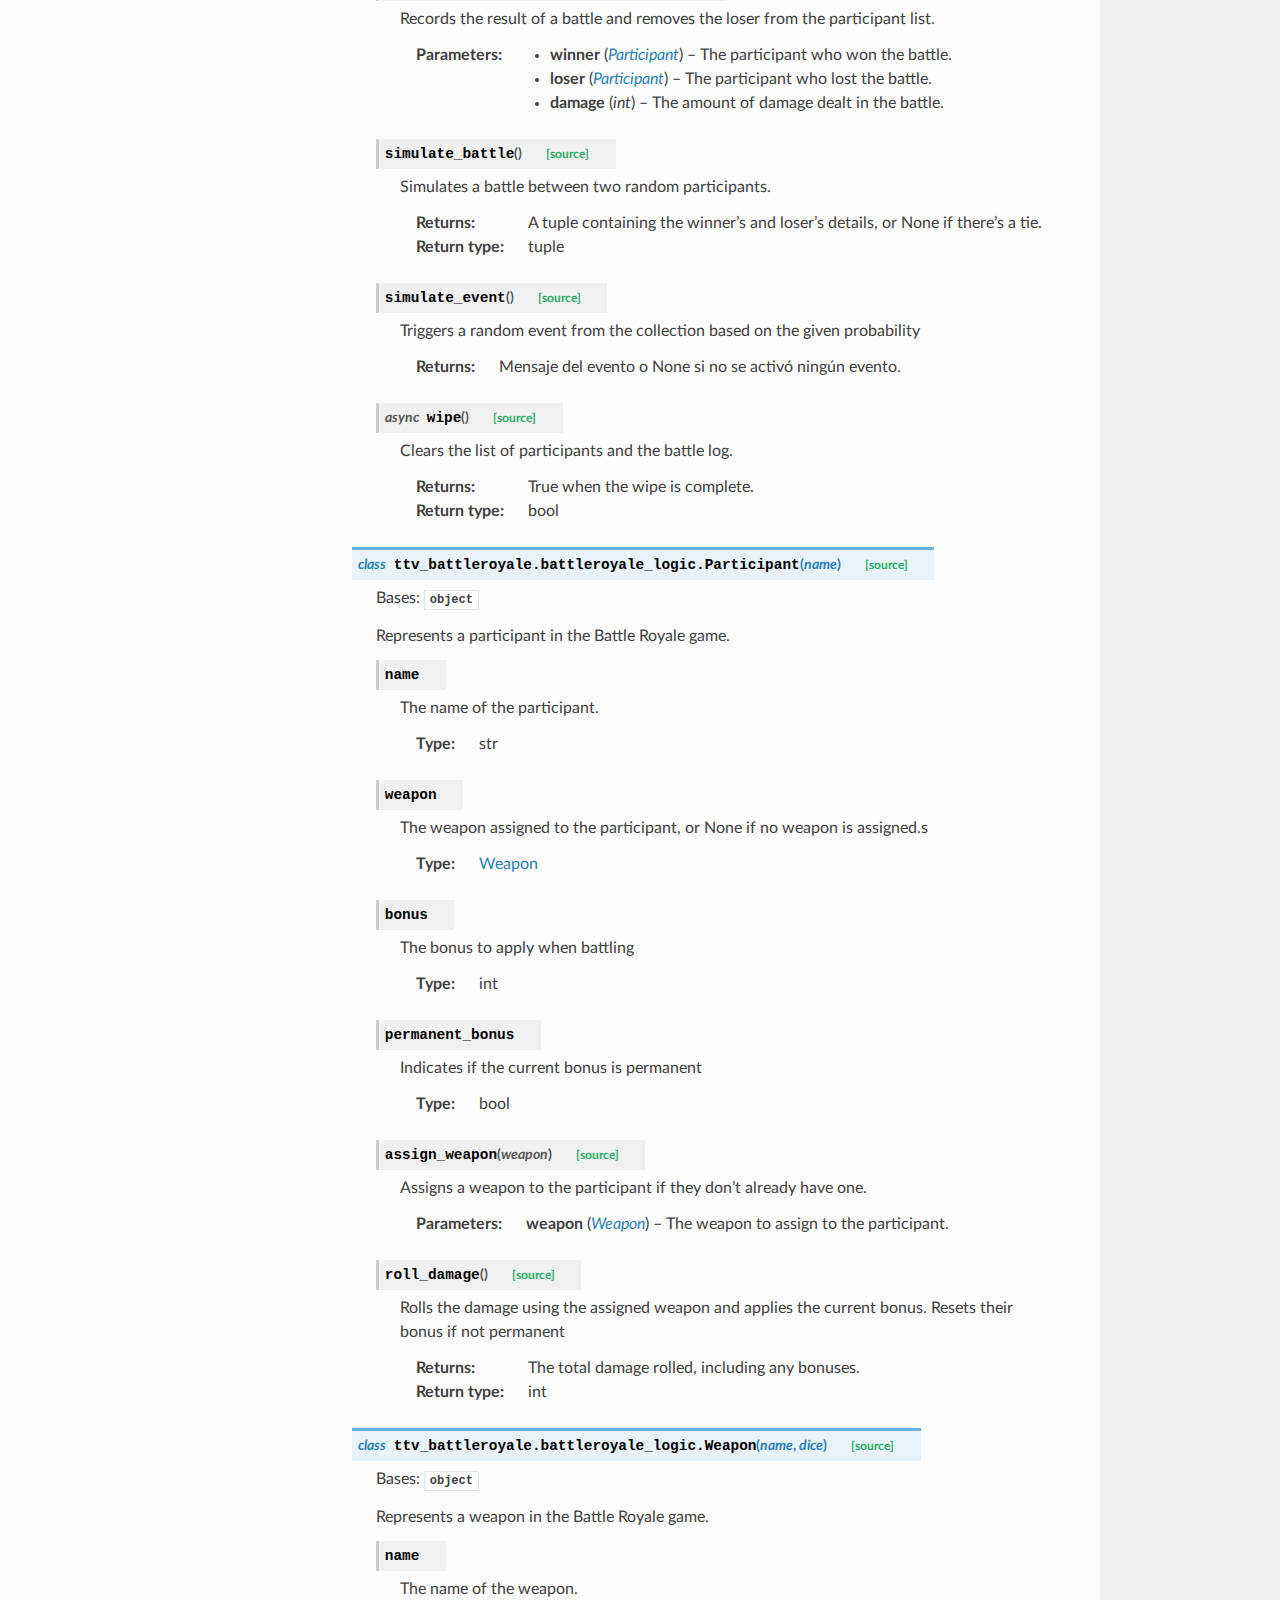
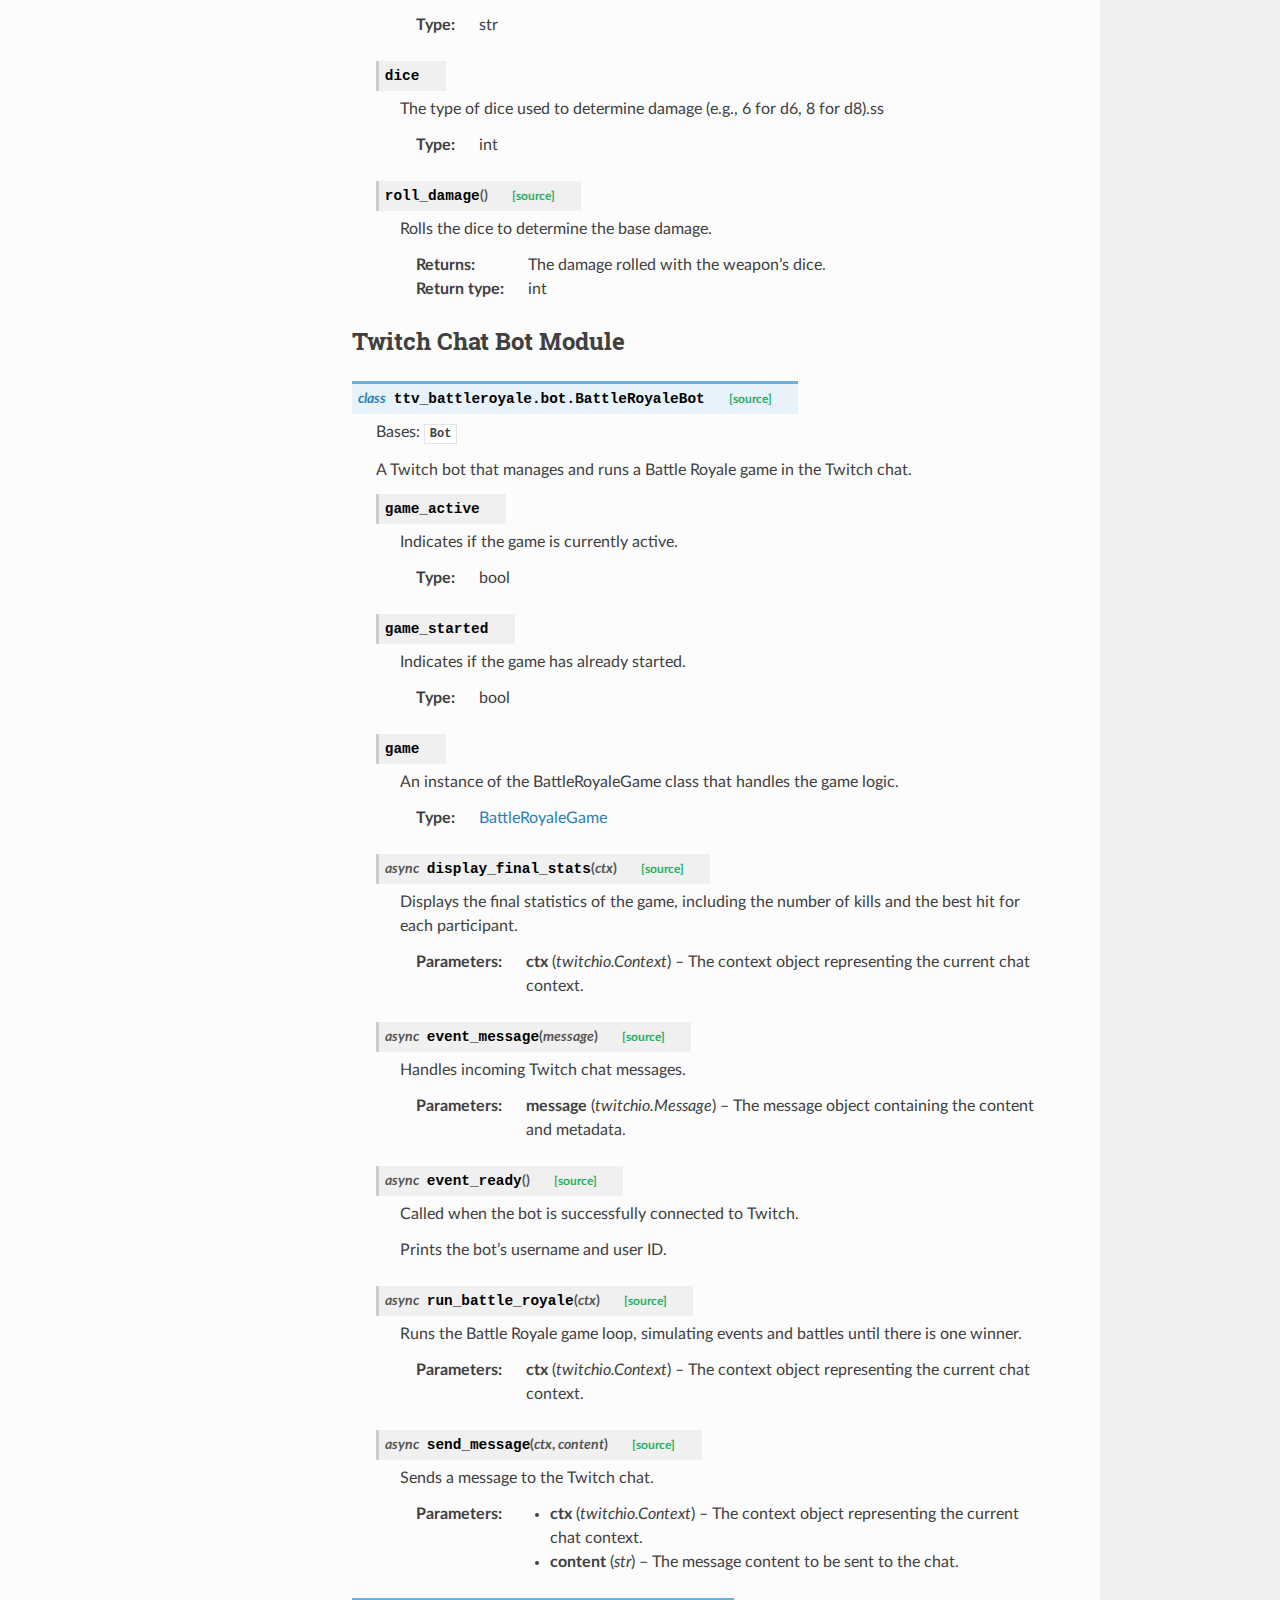
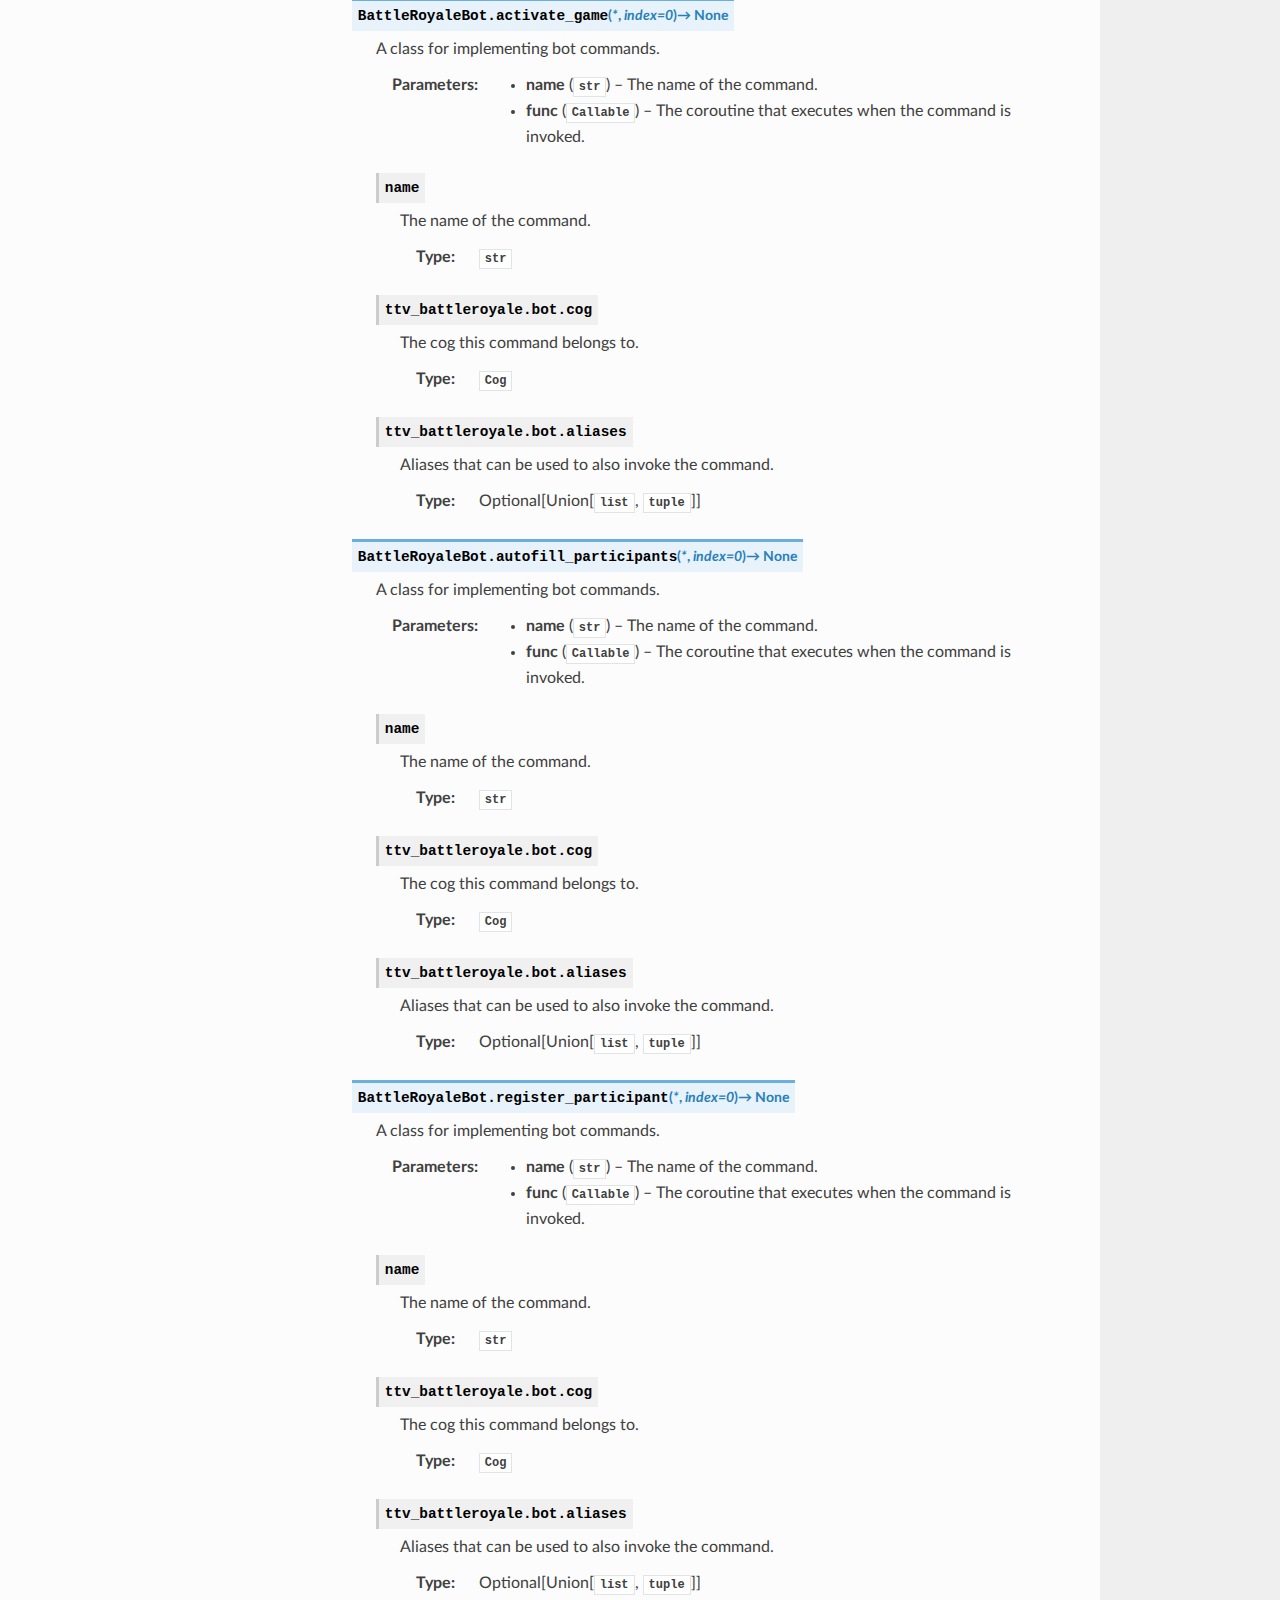
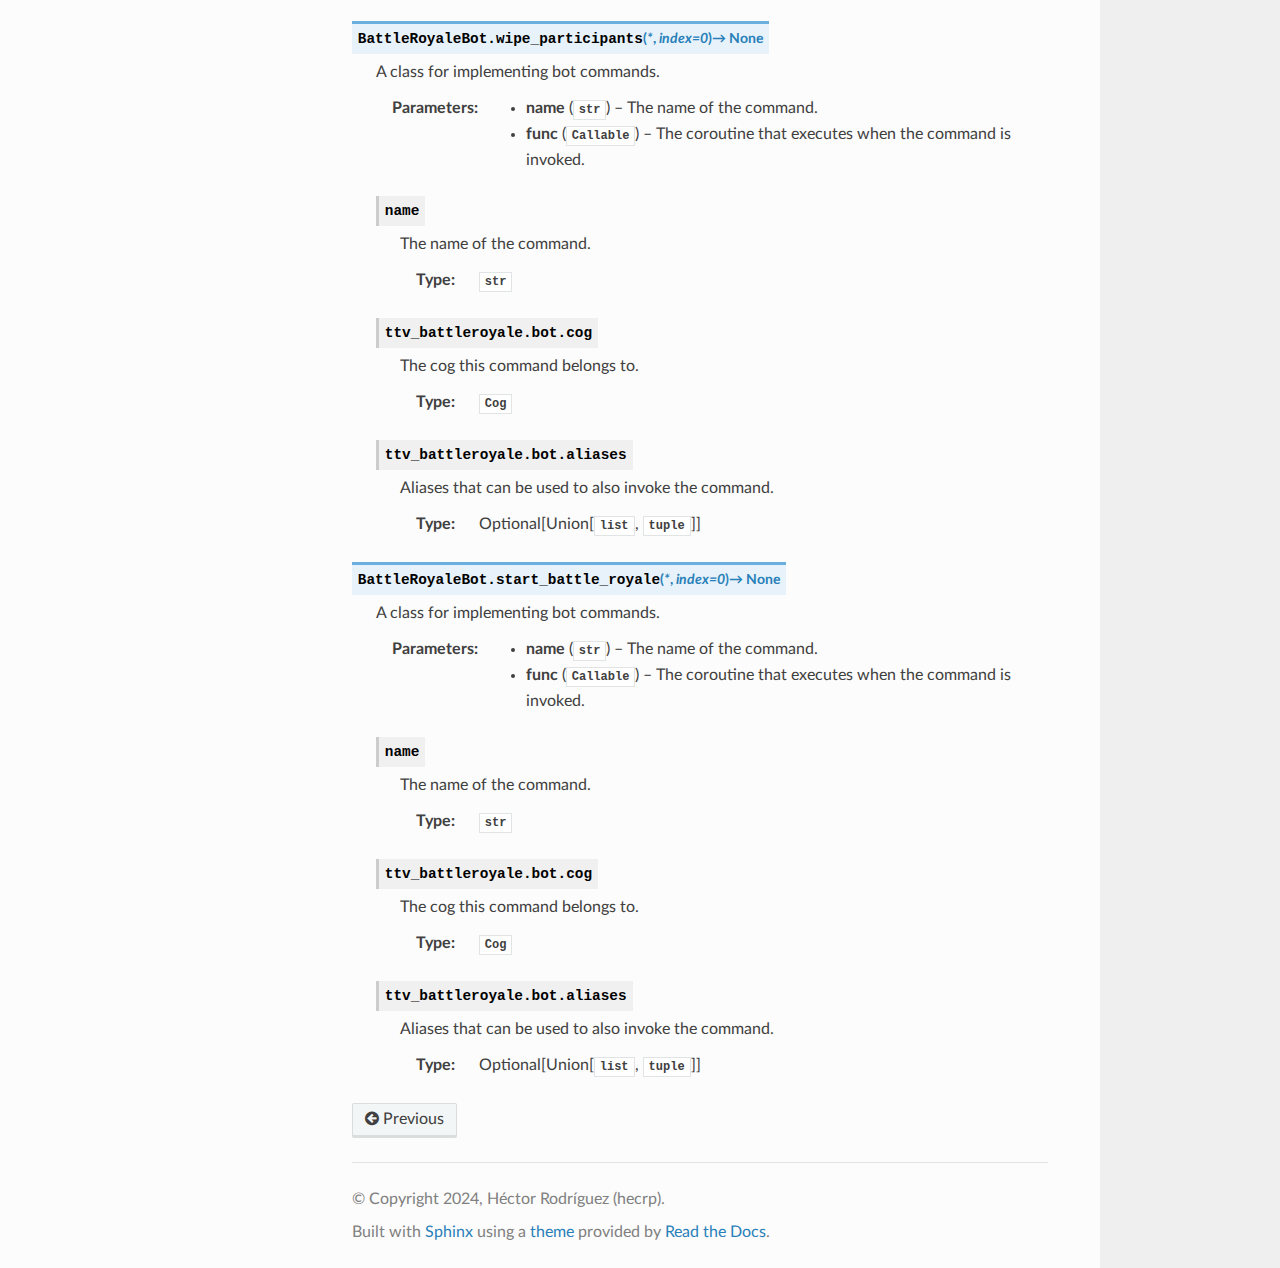
<file: docs/ttv_battleroyale.html>
<!DOCTYPE html>
<html class="writer-html5" lang="en" data-content_root="./">
<head>
  <meta charset="utf-8" /><meta name="viewport" content="width=device-width, initial-scale=1" />

  <meta name="viewport" content="width=device-width, initial-scale=1.0" />
  <title>Modules &mdash; Battle Royale Twitch Chat Bot 0.1 documentation</title>
      <link rel="stylesheet" type="text/css" href="_static/pygments.css?v=80d5e7a1" />
      <link rel="stylesheet" type="text/css" href="_static/css/theme.css?v=19f00094" />

  
  <!--[if lt IE 9]>
    <script src="_static/js/html5shiv.min.js"></script>
  <![endif]-->
  
        <script src="_static/jquery.js?v=5d32c60e"></script>
        <script src="_static/_sphinx_javascript_frameworks_compat.js?v=2cd50e6c"></script>
        <script src="_static/documentation_options.js?v=2709fde1"></script>
        <script src="_static/doctools.js?v=9a2dae69"></script>
        <script src="_static/sphinx_highlight.js?v=dc90522c"></script>
    <script src="_static/js/theme.js"></script>
    <link rel="index" title="Index" href="genindex.html" />
    <link rel="search" title="Search" href="search.html" />
    <link rel="prev" title="Twitch Battle Royale Bot" href="modules.html" /> 
</head>

<body class="wy-body-for-nav"> 
  <div class="wy-grid-for-nav">
    <nav data-toggle="wy-nav-shift" class="wy-nav-side">
      <div class="wy-side-scroll">
        <div class="wy-side-nav-search" >

          
          
          <a href="index.html" class="icon icon-home">
            Battle Royale Twitch Chat Bot
          </a>
<div role="search">
  <form id="rtd-search-form" class="wy-form" action="search.html" method="get">
    <input type="text" name="q" placeholder="Search docs" aria-label="Search docs" />
    <input type="hidden" name="check_keywords" value="yes" />
    <input type="hidden" name="area" value="default" />
  </form>
</div>
        </div><div class="wy-menu wy-menu-vertical" data-spy="affix" role="navigation" aria-label="Navigation menu">
              <p class="caption" role="heading"><span class="caption-text">Contents:</span></p>
<ul class="current">
<li class="toctree-l1 current"><a class="reference internal" href="modules.html">Twitch Battle Royale Bot</a><ul class="current">
<li class="toctree-l2 current"><a class="current reference internal" href="#">Modules</a><ul>
<li class="toctree-l3"><a class="reference internal" href="#module-ttv_battleroyale.battleroyale_logic">Battle Royale Game Logic Module</a><ul>
<li class="toctree-l4"><a class="reference internal" href="#ttv_battleroyale.battleroyale_logic.BattleRoyaleGame"><code class="docutils literal notranslate"><span class="pre">BattleRoyaleGame</span></code></a></li>
<li class="toctree-l4"><a class="reference internal" href="#ttv_battleroyale.battleroyale_logic.Participant"><code class="docutils literal notranslate"><span class="pre">Participant</span></code></a></li>
<li class="toctree-l4"><a class="reference internal" href="#ttv_battleroyale.battleroyale_logic.Weapon"><code class="docutils literal notranslate"><span class="pre">Weapon</span></code></a></li>
</ul>
</li>
<li class="toctree-l3"><a class="reference internal" href="#module-ttv_battleroyale.bot">Twitch Chat Bot Module</a><ul>
<li class="toctree-l4"><a class="reference internal" href="#ttv_battleroyale.bot.BattleRoyaleBot"><code class="docutils literal notranslate"><span class="pre">BattleRoyaleBot</span></code></a></li>
</ul>
</li>
</ul>
</li>
</ul>
</li>
</ul>

        </div>
      </div>
    </nav>

    <section data-toggle="wy-nav-shift" class="wy-nav-content-wrap"><nav class="wy-nav-top" aria-label="Mobile navigation menu" >
          <i data-toggle="wy-nav-top" class="fa fa-bars"></i>
          <a href="index.html">Battle Royale Twitch Chat Bot</a>
      </nav>

      <div class="wy-nav-content">
        <div class="rst-content">
          <div role="navigation" aria-label="Page navigation">
  <ul class="wy-breadcrumbs">
      <li><a href="index.html" class="icon icon-home" aria-label="Home"></a></li>
          <li class="breadcrumb-item"><a href="modules.html">Twitch Battle Royale Bot</a></li>
      <li class="breadcrumb-item active">Modules</li>
      <li class="wy-breadcrumbs-aside">
            <a href="_sources/ttv_battleroyale.rst.txt" rel="nofollow"> View page source</a>
      </li>
  </ul>
  <hr/>
</div>
          <div role="main" class="document" itemscope="itemscope" itemtype="http://schema.org/Article">
           <div itemprop="articleBody">
             
  <section id="modules">
<h1>Modules<a class="headerlink" href="#modules" title="Link to this heading"></a></h1>
<section id="module-ttv_battleroyale.battleroyale_logic">
<span id="battle-royale-game-logic-module"></span><h2>Battle Royale Game Logic Module<a class="headerlink" href="#module-ttv_battleroyale.battleroyale_logic" title="Link to this heading"></a></h2>
<dl class="py class">
<dt class="sig sig-object py" id="ttv_battleroyale.battleroyale_logic.BattleRoyaleGame">
<em class="property"><span class="pre">class</span><span class="w"> </span></em><span class="sig-prename descclassname"><span class="pre">ttv_battleroyale.battleroyale_logic.</span></span><span class="sig-name descname"><span class="pre">BattleRoyaleGame</span></span><span class="sig-paren">(</span><em class="sig-param"><span class="n"><span class="pre">weapons</span></span></em>, <em class="sig-param"><span class="n"><span class="pre">events</span></span></em>, <em class="sig-param"><span class="n"><span class="pre">max_participants</span></span><span class="o"><span class="pre">=</span></span><span class="default_value"><span class="pre">30</span></span></em><span class="sig-paren">)</span><a class="reference internal" href="_modules/ttv_battleroyale/battleroyale_logic.html#BattleRoyaleGame"><span class="viewcode-link"><span class="pre">[source]</span></span></a><a class="headerlink" href="#ttv_battleroyale.battleroyale_logic.BattleRoyaleGame" title="Link to this definition"></a></dt>
<dd><p>Bases: <code class="xref py py-class docutils literal notranslate"><span class="pre">object</span></code></p>
<p>Manages the Battle Royale game, including participants and battle simulation.</p>
<dl class="py attribute">
<dt class="sig sig-object py" id="ttv_battleroyale.battleroyale_logic.BattleRoyaleGame.participants">
<span class="sig-name descname"><span class="pre">participants</span></span><a class="headerlink" href="#ttv_battleroyale.battleroyale_logic.BattleRoyaleGame.participants" title="Link to this definition"></a></dt>
<dd><p>A list of current participants in the game.</p>
<dl class="field-list simple">
<dt class="field-odd">Type<span class="colon">:</span></dt>
<dd class="field-odd"><p>list</p>
</dd>
</dl>
</dd></dl>

<dl class="py attribute">
<dt class="sig sig-object py" id="ttv_battleroyale.battleroyale_logic.BattleRoyaleGame.battle_log">
<span class="sig-name descname"><span class="pre">battle_log</span></span><a class="headerlink" href="#ttv_battleroyale.battleroyale_logic.BattleRoyaleGame.battle_log" title="Link to this definition"></a></dt>
<dd><p>A log of battles that have taken place.</p>
<dl class="field-list simple">
<dt class="field-odd">Type<span class="colon">:</span></dt>
<dd class="field-odd"><p>list</p>
</dd>
</dl>
</dd></dl>

<dl class="py attribute">
<dt class="sig sig-object py" id="ttv_battleroyale.battleroyale_logic.BattleRoyaleGame.max_participants">
<span class="sig-name descname"><span class="pre">max_participants</span></span><a class="headerlink" href="#ttv_battleroyale.battleroyale_logic.BattleRoyaleGame.max_participants" title="Link to this definition"></a></dt>
<dd><p>The maximum number of participants allowed in the game.</p>
<dl class="field-list simple">
<dt class="field-odd">Type<span class="colon">:</span></dt>
<dd class="field-odd"><p>int</p>
</dd>
</dl>
</dd></dl>

<dl class="py attribute">
<dt class="sig sig-object py" id="ttv_battleroyale.battleroyale_logic.BattleRoyaleGame.lock">
<span class="sig-name descname"><span class="pre">lock</span></span><a class="headerlink" href="#ttv_battleroyale.battleroyale_logic.BattleRoyaleGame.lock" title="Link to this definition"></a></dt>
<dd><p>A lock to ensure thread-safe access to participants.</p>
<dl class="field-list simple">
<dt class="field-odd">Type<span class="colon">:</span></dt>
<dd class="field-odd"><p>asyncio.Lock</p>
</dd>
</dl>
</dd></dl>

<dl class="py method">
<dt class="sig sig-object py" id="ttv_battleroyale.battleroyale_logic.BattleRoyaleGame.add_participant">
<em class="property"><span class="pre">async</span><span class="w"> </span></em><span class="sig-name descname"><span class="pre">add_participant</span></span><span class="sig-paren">(</span><em class="sig-param"><span class="n"><span class="pre">participant_name</span></span></em><span class="sig-paren">)</span><a class="reference internal" href="_modules/ttv_battleroyale/battleroyale_logic.html#BattleRoyaleGame.add_participant"><span class="viewcode-link"><span class="pre">[source]</span></span></a><a class="headerlink" href="#ttv_battleroyale.battleroyale_logic.BattleRoyaleGame.add_participant" title="Link to this definition"></a></dt>
<dd><p>Adds a new participant to the game, ensuring no duplicates and within the limit.</p>
<dl class="field-list simple">
<dt class="field-odd">Parameters<span class="colon">:</span></dt>
<dd class="field-odd"><p><strong>participant_name</strong> (<em>str</em>) – The name of the participant to add.</p>
</dd>
<dt class="field-even">Returns<span class="colon">:</span></dt>
<dd class="field-even"><p>True if the participant was added, False otherwise.</p>
</dd>
<dt class="field-odd">Return type<span class="colon">:</span></dt>
<dd class="field-odd"><p>bool</p>
</dd>
</dl>
</dd></dl>

<dl class="py method">
<dt class="sig sig-object py" id="ttv_battleroyale.battleroyale_logic.BattleRoyaleGame.get_stats">
<span class="sig-name descname"><span class="pre">get_stats</span></span><span class="sig-paren">(</span><span class="sig-paren">)</span><a class="reference internal" href="_modules/ttv_battleroyale/battleroyale_logic.html#BattleRoyaleGame.get_stats"><span class="viewcode-link"><span class="pre">[source]</span></span></a><a class="headerlink" href="#ttv_battleroyale.battleroyale_logic.BattleRoyaleGame.get_stats" title="Link to this definition"></a></dt>
<dd><p>Returns statistics of the battles, including kills and best hits.</p>
<dl class="field-list simple">
<dt class="field-odd">Returns<span class="colon">:</span></dt>
<dd class="field-odd"><p>A dictionary where keys are participant names and values are their stats.</p>
</dd>
<dt class="field-even">Return type<span class="colon">:</span></dt>
<dd class="field-even"><p>dict</p>
</dd>
</dl>
</dd></dl>

<dl class="py method">
<dt class="sig sig-object py" id="ttv_battleroyale.battleroyale_logic.BattleRoyaleGame.get_winner">
<span class="sig-name descname"><span class="pre">get_winner</span></span><span class="sig-paren">(</span><span class="sig-paren">)</span><a class="reference internal" href="_modules/ttv_battleroyale/battleroyale_logic.html#BattleRoyaleGame.get_winner"><span class="viewcode-link"><span class="pre">[source]</span></span></a><a class="headerlink" href="#ttv_battleroyale.battleroyale_logic.BattleRoyaleGame.get_winner" title="Link to this definition"></a></dt>
<dd><p>Returns the winner of the game if there is only one participant left.</p>
<dl class="field-list simple">
<dt class="field-odd">Returns<span class="colon">:</span></dt>
<dd class="field-odd"><p>The name of the winner, or None if the game is not over.</p>
</dd>
<dt class="field-even">Return type<span class="colon">:</span></dt>
<dd class="field-even"><p>str or None</p>
</dd>
</dl>
</dd></dl>

<dl class="py method">
<dt class="sig sig-object py" id="ttv_battleroyale.battleroyale_logic.BattleRoyaleGame.is_full">
<span class="sig-name descname"><span class="pre">is_full</span></span><span class="sig-paren">(</span><span class="sig-paren">)</span><a class="reference internal" href="_modules/ttv_battleroyale/battleroyale_logic.html#BattleRoyaleGame.is_full"><span class="viewcode-link"><span class="pre">[source]</span></span></a><a class="headerlink" href="#ttv_battleroyale.battleroyale_logic.BattleRoyaleGame.is_full" title="Link to this definition"></a></dt>
<dd><p>Checks if the maximum number of participants has been reached.</p>
<dl class="field-list simple">
<dt class="field-odd">Returns<span class="colon">:</span></dt>
<dd class="field-odd"><p>True if the game is full, False otherwise.</p>
</dd>
<dt class="field-even">Return type<span class="colon">:</span></dt>
<dd class="field-even"><p>bool</p>
</dd>
</dl>
</dd></dl>

<dl class="py method">
<dt class="sig sig-object py" id="ttv_battleroyale.battleroyale_logic.BattleRoyaleGame.is_ready_to_start">
<span class="sig-name descname"><span class="pre">is_ready_to_start</span></span><span class="sig-paren">(</span><span class="sig-paren">)</span><a class="reference internal" href="_modules/ttv_battleroyale/battleroyale_logic.html#BattleRoyaleGame.is_ready_to_start"><span class="viewcode-link"><span class="pre">[source]</span></span></a><a class="headerlink" href="#ttv_battleroyale.battleroyale_logic.BattleRoyaleGame.is_ready_to_start" title="Link to this definition"></a></dt>
<dd><p>Checks if there are enough participants to start the game.</p>
<dl class="field-list simple">
<dt class="field-odd">Returns<span class="colon">:</span></dt>
<dd class="field-odd"><p>True if the game can start, False otherwise.</p>
</dd>
<dt class="field-even">Return type<span class="colon">:</span></dt>
<dd class="field-even"><p>bool</p>
</dd>
</dl>
</dd></dl>

<dl class="py method">
<dt class="sig sig-object py" id="ttv_battleroyale.battleroyale_logic.BattleRoyaleGame.record_battle">
<span class="sig-name descname"><span class="pre">record_battle</span></span><span class="sig-paren">(</span><em class="sig-param"><span class="n"><span class="pre">winner</span></span></em>, <em class="sig-param"><span class="n"><span class="pre">loser</span></span></em>, <em class="sig-param"><span class="n"><span class="pre">damage</span></span></em><span class="sig-paren">)</span><a class="reference internal" href="_modules/ttv_battleroyale/battleroyale_logic.html#BattleRoyaleGame.record_battle"><span class="viewcode-link"><span class="pre">[source]</span></span></a><a class="headerlink" href="#ttv_battleroyale.battleroyale_logic.BattleRoyaleGame.record_battle" title="Link to this definition"></a></dt>
<dd><p>Records the result of a battle and removes the loser from the participant list.</p>
<dl class="field-list simple">
<dt class="field-odd">Parameters<span class="colon">:</span></dt>
<dd class="field-odd"><ul class="simple">
<li><p><strong>winner</strong> (<a class="reference internal" href="#ttv_battleroyale.battleroyale_logic.Participant" title="ttv_battleroyale.battleroyale_logic.Participant"><em>Participant</em></a>) – The participant who won the battle.</p></li>
<li><p><strong>loser</strong> (<a class="reference internal" href="#ttv_battleroyale.battleroyale_logic.Participant" title="ttv_battleroyale.battleroyale_logic.Participant"><em>Participant</em></a>) – The participant who lost the battle.</p></li>
<li><p><strong>damage</strong> (<em>int</em>) – The amount of damage dealt in the battle.</p></li>
</ul>
</dd>
</dl>
</dd></dl>

<dl class="py method">
<dt class="sig sig-object py" id="ttv_battleroyale.battleroyale_logic.BattleRoyaleGame.simulate_battle">
<span class="sig-name descname"><span class="pre">simulate_battle</span></span><span class="sig-paren">(</span><span class="sig-paren">)</span><a class="reference internal" href="_modules/ttv_battleroyale/battleroyale_logic.html#BattleRoyaleGame.simulate_battle"><span class="viewcode-link"><span class="pre">[source]</span></span></a><a class="headerlink" href="#ttv_battleroyale.battleroyale_logic.BattleRoyaleGame.simulate_battle" title="Link to this definition"></a></dt>
<dd><p>Simulates a battle between two random participants.</p>
<dl class="field-list simple">
<dt class="field-odd">Returns<span class="colon">:</span></dt>
<dd class="field-odd"><p>A tuple containing the winner’s and loser’s details, or None if there’s a tie.</p>
</dd>
<dt class="field-even">Return type<span class="colon">:</span></dt>
<dd class="field-even"><p>tuple</p>
</dd>
</dl>
</dd></dl>

<dl class="py method">
<dt class="sig sig-object py" id="ttv_battleroyale.battleroyale_logic.BattleRoyaleGame.simulate_event">
<span class="sig-name descname"><span class="pre">simulate_event</span></span><span class="sig-paren">(</span><span class="sig-paren">)</span><a class="reference internal" href="_modules/ttv_battleroyale/battleroyale_logic.html#BattleRoyaleGame.simulate_event"><span class="viewcode-link"><span class="pre">[source]</span></span></a><a class="headerlink" href="#ttv_battleroyale.battleroyale_logic.BattleRoyaleGame.simulate_event" title="Link to this definition"></a></dt>
<dd><p>Triggers a random event from the collection based on the given probability</p>
<dl class="field-list simple">
<dt class="field-odd">Returns<span class="colon">:</span></dt>
<dd class="field-odd"><p>Mensaje del evento o None si no se activó ningún evento.</p>
</dd>
</dl>
</dd></dl>

<dl class="py method">
<dt class="sig sig-object py" id="ttv_battleroyale.battleroyale_logic.BattleRoyaleGame.wipe">
<em class="property"><span class="pre">async</span><span class="w"> </span></em><span class="sig-name descname"><span class="pre">wipe</span></span><span class="sig-paren">(</span><span class="sig-paren">)</span><a class="reference internal" href="_modules/ttv_battleroyale/battleroyale_logic.html#BattleRoyaleGame.wipe"><span class="viewcode-link"><span class="pre">[source]</span></span></a><a class="headerlink" href="#ttv_battleroyale.battleroyale_logic.BattleRoyaleGame.wipe" title="Link to this definition"></a></dt>
<dd><p>Clears the list of participants and the battle log.</p>
<dl class="field-list simple">
<dt class="field-odd">Returns<span class="colon">:</span></dt>
<dd class="field-odd"><p>True when the wipe is complete.</p>
</dd>
<dt class="field-even">Return type<span class="colon">:</span></dt>
<dd class="field-even"><p>bool</p>
</dd>
</dl>
</dd></dl>

</dd></dl>

<dl class="py class">
<dt class="sig sig-object py" id="ttv_battleroyale.battleroyale_logic.Participant">
<em class="property"><span class="pre">class</span><span class="w"> </span></em><span class="sig-prename descclassname"><span class="pre">ttv_battleroyale.battleroyale_logic.</span></span><span class="sig-name descname"><span class="pre">Participant</span></span><span class="sig-paren">(</span><em class="sig-param"><span class="n"><span class="pre">name</span></span></em><span class="sig-paren">)</span><a class="reference internal" href="_modules/ttv_battleroyale/battleroyale_logic.html#Participant"><span class="viewcode-link"><span class="pre">[source]</span></span></a><a class="headerlink" href="#ttv_battleroyale.battleroyale_logic.Participant" title="Link to this definition"></a></dt>
<dd><p>Bases: <code class="xref py py-class docutils literal notranslate"><span class="pre">object</span></code></p>
<p>Represents a participant in the Battle Royale game.</p>
<dl class="py attribute">
<dt class="sig sig-object py" id="ttv_battleroyale.battleroyale_logic.Participant.name">
<span class="sig-name descname"><span class="pre">name</span></span><a class="headerlink" href="#ttv_battleroyale.battleroyale_logic.Participant.name" title="Link to this definition"></a></dt>
<dd><p>The name of the participant.</p>
<dl class="field-list simple">
<dt class="field-odd">Type<span class="colon">:</span></dt>
<dd class="field-odd"><p>str</p>
</dd>
</dl>
</dd></dl>

<dl class="py attribute">
<dt class="sig sig-object py" id="ttv_battleroyale.battleroyale_logic.Participant.weapon">
<span class="sig-name descname"><span class="pre">weapon</span></span><a class="headerlink" href="#ttv_battleroyale.battleroyale_logic.Participant.weapon" title="Link to this definition"></a></dt>
<dd><p>The weapon assigned to the participant, or None if no weapon is assigned.s</p>
<dl class="field-list simple">
<dt class="field-odd">Type<span class="colon">:</span></dt>
<dd class="field-odd"><p><a class="reference internal" href="#ttv_battleroyale.battleroyale_logic.Weapon" title="ttv_battleroyale.battleroyale_logic.Weapon">Weapon</a></p>
</dd>
</dl>
</dd></dl>

<dl class="py attribute">
<dt class="sig sig-object py" id="ttv_battleroyale.battleroyale_logic.Participant.bonus">
<span class="sig-name descname"><span class="pre">bonus</span></span><a class="headerlink" href="#ttv_battleroyale.battleroyale_logic.Participant.bonus" title="Link to this definition"></a></dt>
<dd><p>The bonus to apply when battling</p>
<dl class="field-list simple">
<dt class="field-odd">Type<span class="colon">:</span></dt>
<dd class="field-odd"><p>int</p>
</dd>
</dl>
</dd></dl>

<dl class="py attribute">
<dt class="sig sig-object py" id="ttv_battleroyale.battleroyale_logic.Participant.permanent_bonus">
<span class="sig-name descname"><span class="pre">permanent_bonus</span></span><a class="headerlink" href="#ttv_battleroyale.battleroyale_logic.Participant.permanent_bonus" title="Link to this definition"></a></dt>
<dd><p>Indicates if the current bonus is permanent</p>
<dl class="field-list simple">
<dt class="field-odd">Type<span class="colon">:</span></dt>
<dd class="field-odd"><p>bool</p>
</dd>
</dl>
</dd></dl>

<dl class="py method">
<dt class="sig sig-object py" id="ttv_battleroyale.battleroyale_logic.Participant.assign_weapon">
<span class="sig-name descname"><span class="pre">assign_weapon</span></span><span class="sig-paren">(</span><em class="sig-param"><span class="n"><span class="pre">weapon</span></span></em><span class="sig-paren">)</span><a class="reference internal" href="_modules/ttv_battleroyale/battleroyale_logic.html#Participant.assign_weapon"><span class="viewcode-link"><span class="pre">[source]</span></span></a><a class="headerlink" href="#ttv_battleroyale.battleroyale_logic.Participant.assign_weapon" title="Link to this definition"></a></dt>
<dd><p>Assigns a weapon to the participant if they don’t already have one.</p>
<dl class="field-list simple">
<dt class="field-odd">Parameters<span class="colon">:</span></dt>
<dd class="field-odd"><p><strong>weapon</strong> (<a class="reference internal" href="#ttv_battleroyale.battleroyale_logic.Weapon" title="ttv_battleroyale.battleroyale_logic.Weapon"><em>Weapon</em></a>) – The weapon to assign to the participant.</p>
</dd>
</dl>
</dd></dl>

<dl class="py method">
<dt class="sig sig-object py" id="ttv_battleroyale.battleroyale_logic.Participant.roll_damage">
<span class="sig-name descname"><span class="pre">roll_damage</span></span><span class="sig-paren">(</span><span class="sig-paren">)</span><a class="reference internal" href="_modules/ttv_battleroyale/battleroyale_logic.html#Participant.roll_damage"><span class="viewcode-link"><span class="pre">[source]</span></span></a><a class="headerlink" href="#ttv_battleroyale.battleroyale_logic.Participant.roll_damage" title="Link to this definition"></a></dt>
<dd><p>Rolls the damage using the assigned weapon and applies the current bonus. Resets their bonus if not permanent</p>
<dl class="field-list simple">
<dt class="field-odd">Returns<span class="colon">:</span></dt>
<dd class="field-odd"><p>The total damage rolled, including any bonuses.</p>
</dd>
<dt class="field-even">Return type<span class="colon">:</span></dt>
<dd class="field-even"><p>int</p>
</dd>
</dl>
</dd></dl>

</dd></dl>

<dl class="py class">
<dt class="sig sig-object py" id="ttv_battleroyale.battleroyale_logic.Weapon">
<em class="property"><span class="pre">class</span><span class="w"> </span></em><span class="sig-prename descclassname"><span class="pre">ttv_battleroyale.battleroyale_logic.</span></span><span class="sig-name descname"><span class="pre">Weapon</span></span><span class="sig-paren">(</span><em class="sig-param"><span class="n"><span class="pre">name</span></span></em>, <em class="sig-param"><span class="n"><span class="pre">dice</span></span></em><span class="sig-paren">)</span><a class="reference internal" href="_modules/ttv_battleroyale/battleroyale_logic.html#Weapon"><span class="viewcode-link"><span class="pre">[source]</span></span></a><a class="headerlink" href="#ttv_battleroyale.battleroyale_logic.Weapon" title="Link to this definition"></a></dt>
<dd><p>Bases: <code class="xref py py-class docutils literal notranslate"><span class="pre">object</span></code></p>
<p>Represents a weapon in the Battle Royale game.</p>
<dl class="py attribute">
<dt class="sig sig-object py" id="ttv_battleroyale.battleroyale_logic.Weapon.name">
<span class="sig-name descname"><span class="pre">name</span></span><a class="headerlink" href="#ttv_battleroyale.battleroyale_logic.Weapon.name" title="Link to this definition"></a></dt>
<dd><p>The name of the weapon.</p>
<dl class="field-list simple">
<dt class="field-odd">Type<span class="colon">:</span></dt>
<dd class="field-odd"><p>str</p>
</dd>
</dl>
</dd></dl>

<dl class="py attribute">
<dt class="sig sig-object py" id="ttv_battleroyale.battleroyale_logic.Weapon.dice">
<span class="sig-name descname"><span class="pre">dice</span></span><a class="headerlink" href="#ttv_battleroyale.battleroyale_logic.Weapon.dice" title="Link to this definition"></a></dt>
<dd><p>The type of dice used to determine damage (e.g., 6 for d6, 8 for d8).ss</p>
<dl class="field-list simple">
<dt class="field-odd">Type<span class="colon">:</span></dt>
<dd class="field-odd"><p>int</p>
</dd>
</dl>
</dd></dl>

<dl class="py method">
<dt class="sig sig-object py" id="ttv_battleroyale.battleroyale_logic.Weapon.roll_damage">
<span class="sig-name descname"><span class="pre">roll_damage</span></span><span class="sig-paren">(</span><span class="sig-paren">)</span><a class="reference internal" href="_modules/ttv_battleroyale/battleroyale_logic.html#Weapon.roll_damage"><span class="viewcode-link"><span class="pre">[source]</span></span></a><a class="headerlink" href="#ttv_battleroyale.battleroyale_logic.Weapon.roll_damage" title="Link to this definition"></a></dt>
<dd><p>Rolls the dice to determine the base damage.</p>
<dl class="field-list simple">
<dt class="field-odd">Returns<span class="colon">:</span></dt>
<dd class="field-odd"><p>The damage rolled with the weapon’s dice.</p>
</dd>
<dt class="field-even">Return type<span class="colon">:</span></dt>
<dd class="field-even"><p>int</p>
</dd>
</dl>
</dd></dl>

</dd></dl>

</section>
<section id="module-ttv_battleroyale.bot">
<span id="twitch-chat-bot-module"></span><h2>Twitch Chat Bot Module<a class="headerlink" href="#module-ttv_battleroyale.bot" title="Link to this heading"></a></h2>
<dl class="py class">
<dt class="sig sig-object py" id="ttv_battleroyale.bot.BattleRoyaleBot">
<em class="property"><span class="pre">class</span><span class="w"> </span></em><span class="sig-prename descclassname"><span class="pre">ttv_battleroyale.bot.</span></span><span class="sig-name descname"><span class="pre">BattleRoyaleBot</span></span><a class="reference internal" href="_modules/ttv_battleroyale/bot.html#BattleRoyaleBot"><span class="viewcode-link"><span class="pre">[source]</span></span></a><a class="headerlink" href="#ttv_battleroyale.bot.BattleRoyaleBot" title="Link to this definition"></a></dt>
<dd><p>Bases: <code class="xref py py-class docutils literal notranslate"><span class="pre">Bot</span></code></p>
<p>A Twitch bot that manages and runs a Battle Royale game in the Twitch chat.</p>
<dl class="py attribute">
<dt class="sig sig-object py" id="ttv_battleroyale.bot.BattleRoyaleBot.game_active">
<span class="sig-name descname"><span class="pre">game_active</span></span><a class="headerlink" href="#ttv_battleroyale.bot.BattleRoyaleBot.game_active" title="Link to this definition"></a></dt>
<dd><p>Indicates if the game is currently active.</p>
<dl class="field-list simple">
<dt class="field-odd">Type<span class="colon">:</span></dt>
<dd class="field-odd"><p>bool</p>
</dd>
</dl>
</dd></dl>

<dl class="py attribute">
<dt class="sig sig-object py" id="ttv_battleroyale.bot.BattleRoyaleBot.game_started">
<span class="sig-name descname"><span class="pre">game_started</span></span><a class="headerlink" href="#ttv_battleroyale.bot.BattleRoyaleBot.game_started" title="Link to this definition"></a></dt>
<dd><p>Indicates if the game has already started.</p>
<dl class="field-list simple">
<dt class="field-odd">Type<span class="colon">:</span></dt>
<dd class="field-odd"><p>bool</p>
</dd>
</dl>
</dd></dl>

<dl class="py attribute">
<dt class="sig sig-object py" id="ttv_battleroyale.bot.BattleRoyaleBot.game">
<span class="sig-name descname"><span class="pre">game</span></span><a class="headerlink" href="#ttv_battleroyale.bot.BattleRoyaleBot.game" title="Link to this definition"></a></dt>
<dd><p>An instance of the BattleRoyaleGame class that handles the game logic.</p>
<dl class="field-list simple">
<dt class="field-odd">Type<span class="colon">:</span></dt>
<dd class="field-odd"><p><a class="reference internal" href="#ttv_battleroyale.battleroyale_logic.BattleRoyaleGame" title="ttv_battleroyale.battleroyale_logic.BattleRoyaleGame">BattleRoyaleGame</a></p>
</dd>
</dl>
</dd></dl>

<dl class="py method">
<dt class="sig sig-object py" id="ttv_battleroyale.bot.BattleRoyaleBot.display_final_stats">
<em class="property"><span class="pre">async</span><span class="w"> </span></em><span class="sig-name descname"><span class="pre">display_final_stats</span></span><span class="sig-paren">(</span><em class="sig-param"><span class="n"><span class="pre">ctx</span></span></em><span class="sig-paren">)</span><a class="reference internal" href="_modules/ttv_battleroyale/bot.html#BattleRoyaleBot.display_final_stats"><span class="viewcode-link"><span class="pre">[source]</span></span></a><a class="headerlink" href="#ttv_battleroyale.bot.BattleRoyaleBot.display_final_stats" title="Link to this definition"></a></dt>
<dd><p>Displays the final statistics of the game, including the number of kills and the best hit for each participant.</p>
<dl class="field-list simple">
<dt class="field-odd">Parameters<span class="colon">:</span></dt>
<dd class="field-odd"><p><strong>ctx</strong> (<em>twitchio.Context</em>) – The context object representing the current chat context.</p>
</dd>
</dl>
</dd></dl>

<dl class="py method">
<dt class="sig sig-object py" id="ttv_battleroyale.bot.BattleRoyaleBot.event_message">
<em class="property"><span class="pre">async</span><span class="w"> </span></em><span class="sig-name descname"><span class="pre">event_message</span></span><span class="sig-paren">(</span><em class="sig-param"><span class="n"><span class="pre">message</span></span></em><span class="sig-paren">)</span><a class="reference internal" href="_modules/ttv_battleroyale/bot.html#BattleRoyaleBot.event_message"><span class="viewcode-link"><span class="pre">[source]</span></span></a><a class="headerlink" href="#ttv_battleroyale.bot.BattleRoyaleBot.event_message" title="Link to this definition"></a></dt>
<dd><p>Handles incoming Twitch chat messages.</p>
<dl class="field-list simple">
<dt class="field-odd">Parameters<span class="colon">:</span></dt>
<dd class="field-odd"><p><strong>message</strong> (<em>twitchio.Message</em>) – The message object containing the content and metadata.</p>
</dd>
</dl>
</dd></dl>

<dl class="py method">
<dt class="sig sig-object py" id="ttv_battleroyale.bot.BattleRoyaleBot.event_ready">
<em class="property"><span class="pre">async</span><span class="w"> </span></em><span class="sig-name descname"><span class="pre">event_ready</span></span><span class="sig-paren">(</span><span class="sig-paren">)</span><a class="reference internal" href="_modules/ttv_battleroyale/bot.html#BattleRoyaleBot.event_ready"><span class="viewcode-link"><span class="pre">[source]</span></span></a><a class="headerlink" href="#ttv_battleroyale.bot.BattleRoyaleBot.event_ready" title="Link to this definition"></a></dt>
<dd><p>Called when the bot is successfully connected to Twitch.</p>
<p>Prints the bot’s username and user ID.</p>
</dd></dl>

<dl class="py method">
<dt class="sig sig-object py" id="ttv_battleroyale.bot.BattleRoyaleBot.run_battle_royale">
<em class="property"><span class="pre">async</span><span class="w"> </span></em><span class="sig-name descname"><span class="pre">run_battle_royale</span></span><span class="sig-paren">(</span><em class="sig-param"><span class="n"><span class="pre">ctx</span></span></em><span class="sig-paren">)</span><a class="reference internal" href="_modules/ttv_battleroyale/bot.html#BattleRoyaleBot.run_battle_royale"><span class="viewcode-link"><span class="pre">[source]</span></span></a><a class="headerlink" href="#ttv_battleroyale.bot.BattleRoyaleBot.run_battle_royale" title="Link to this definition"></a></dt>
<dd><p>Runs the Battle Royale game loop, simulating events and battles until there is one winner.</p>
<dl class="field-list simple">
<dt class="field-odd">Parameters<span class="colon">:</span></dt>
<dd class="field-odd"><p><strong>ctx</strong> (<em>twitchio.Context</em>) – The context object representing the current chat context.</p>
</dd>
</dl>
</dd></dl>

<dl class="py method">
<dt class="sig sig-object py" id="ttv_battleroyale.bot.BattleRoyaleBot.send_message">
<em class="property"><span class="pre">async</span><span class="w"> </span></em><span class="sig-name descname"><span class="pre">send_message</span></span><span class="sig-paren">(</span><em class="sig-param"><span class="n"><span class="pre">ctx</span></span></em>, <em class="sig-param"><span class="n"><span class="pre">content</span></span></em><span class="sig-paren">)</span><a class="reference internal" href="_modules/ttv_battleroyale/bot.html#BattleRoyaleBot.send_message"><span class="viewcode-link"><span class="pre">[source]</span></span></a><a class="headerlink" href="#ttv_battleroyale.bot.BattleRoyaleBot.send_message" title="Link to this definition"></a></dt>
<dd><p>Sends a message to the Twitch chat.</p>
<dl class="field-list simple">
<dt class="field-odd">Parameters<span class="colon">:</span></dt>
<dd class="field-odd"><ul class="simple">
<li><p><strong>ctx</strong> (<em>twitchio.Context</em>) – The context object representing the current chat context.</p></li>
<li><p><strong>content</strong> (<em>str</em>) – The message content to be sent to the chat.</p></li>
</ul>
</dd>
</dl>
</dd></dl>

</dd></dl>

<dl class="py method">
<dt class="sig sig-object py">
<span class="sig-prename descclassname"><span class="pre">BattleRoyaleBot.</span></span><span class="sig-name descname"><span class="pre">activate_game</span></span><span class="sig-paren">(</span><em class="sig-param"><span class="o"><span class="pre">*</span></span></em>, <em class="sig-param"><span class="n"><span class="pre">index</span></span><span class="o"><span class="pre">=</span></span><span class="default_value"><span class="pre">0</span></span></em><span class="sig-paren">)</span> <span class="sig-return"><span class="sig-return-icon">&#x2192;</span> <span class="sig-return-typehint"><span class="pre">None</span></span></span></dt>
<dd><p>A class for implementing bot commands.</p>
<dl class="field-list simple">
<dt class="field-odd">Parameters<span class="colon">:</span></dt>
<dd class="field-odd"><ul class="simple">
<li><p><strong>name</strong> (<code class="xref py py-class docutils literal notranslate"><span class="pre">str</span></code>) – The name of the command.</p></li>
<li><p><strong>func</strong> (<code class="xref py py-class docutils literal notranslate"><span class="pre">Callable</span></code>) – The coroutine that executes when the command is invoked.</p></li>
</ul>
</dd>
</dl>
<dl class="py attribute">
<dt class="sig sig-object py">
<span class="sig-name descname"><span class="pre">name</span></span></dt>
<dd><p>The name of the command.</p>
<dl class="field-list simple">
<dt class="field-odd">Type<span class="colon">:</span></dt>
<dd class="field-odd"><p><code class="xref py py-class docutils literal notranslate"><span class="pre">str</span></code></p>
</dd>
</dl>
</dd></dl>

<dl class="py attribute">
<dt class="sig sig-object py">
<span class="sig-prename descclassname"><span class="pre">ttv_battleroyale.bot.</span></span><span class="sig-name descname"><span class="pre">cog</span></span></dt>
<dd><p>The cog this command belongs to.</p>
<dl class="field-list simple">
<dt class="field-odd">Type<span class="colon">:</span></dt>
<dd class="field-odd"><p><code class="xref py py-class docutils literal notranslate"><span class="pre">Cog</span></code></p>
</dd>
</dl>
</dd></dl>

<dl class="py attribute">
<dt class="sig sig-object py">
<span class="sig-prename descclassname"><span class="pre">ttv_battleroyale.bot.</span></span><span class="sig-name descname"><span class="pre">aliases</span></span></dt>
<dd><p>Aliases that can be used to also invoke the command.</p>
<dl class="field-list simple">
<dt class="field-odd">Type<span class="colon">:</span></dt>
<dd class="field-odd"><p>Optional[Union[<code class="xref py py-class docutils literal notranslate"><span class="pre">list</span></code>, <code class="xref py py-class docutils literal notranslate"><span class="pre">tuple</span></code>]]</p>
</dd>
</dl>
</dd></dl>

</dd></dl>

<dl class="py method">
<dt class="sig sig-object py">
<span class="sig-prename descclassname"><span class="pre">BattleRoyaleBot.</span></span><span class="sig-name descname"><span class="pre">autofill_participants</span></span><span class="sig-paren">(</span><em class="sig-param"><span class="o"><span class="pre">*</span></span></em>, <em class="sig-param"><span class="n"><span class="pre">index</span></span><span class="o"><span class="pre">=</span></span><span class="default_value"><span class="pre">0</span></span></em><span class="sig-paren">)</span> <span class="sig-return"><span class="sig-return-icon">&#x2192;</span> <span class="sig-return-typehint"><span class="pre">None</span></span></span></dt>
<dd><p>A class for implementing bot commands.</p>
<dl class="field-list simple">
<dt class="field-odd">Parameters<span class="colon">:</span></dt>
<dd class="field-odd"><ul class="simple">
<li><p><strong>name</strong> (<code class="xref py py-class docutils literal notranslate"><span class="pre">str</span></code>) – The name of the command.</p></li>
<li><p><strong>func</strong> (<code class="xref py py-class docutils literal notranslate"><span class="pre">Callable</span></code>) – The coroutine that executes when the command is invoked.</p></li>
</ul>
</dd>
</dl>
<dl class="py attribute">
<dt class="sig sig-object py">
<span class="sig-name descname"><span class="pre">name</span></span></dt>
<dd><p>The name of the command.</p>
<dl class="field-list simple">
<dt class="field-odd">Type<span class="colon">:</span></dt>
<dd class="field-odd"><p><code class="xref py py-class docutils literal notranslate"><span class="pre">str</span></code></p>
</dd>
</dl>
</dd></dl>

<dl class="py attribute">
<dt class="sig sig-object py">
<span class="sig-prename descclassname"><span class="pre">ttv_battleroyale.bot.</span></span><span class="sig-name descname"><span class="pre">cog</span></span></dt>
<dd><p>The cog this command belongs to.</p>
<dl class="field-list simple">
<dt class="field-odd">Type<span class="colon">:</span></dt>
<dd class="field-odd"><p><code class="xref py py-class docutils literal notranslate"><span class="pre">Cog</span></code></p>
</dd>
</dl>
</dd></dl>

<dl class="py attribute">
<dt class="sig sig-object py">
<span class="sig-prename descclassname"><span class="pre">ttv_battleroyale.bot.</span></span><span class="sig-name descname"><span class="pre">aliases</span></span></dt>
<dd><p>Aliases that can be used to also invoke the command.</p>
<dl class="field-list simple">
<dt class="field-odd">Type<span class="colon">:</span></dt>
<dd class="field-odd"><p>Optional[Union[<code class="xref py py-class docutils literal notranslate"><span class="pre">list</span></code>, <code class="xref py py-class docutils literal notranslate"><span class="pre">tuple</span></code>]]</p>
</dd>
</dl>
</dd></dl>

</dd></dl>

<dl class="py method">
<dt class="sig sig-object py">
<span class="sig-prename descclassname"><span class="pre">BattleRoyaleBot.</span></span><span class="sig-name descname"><span class="pre">register_participant</span></span><span class="sig-paren">(</span><em class="sig-param"><span class="o"><span class="pre">*</span></span></em>, <em class="sig-param"><span class="n"><span class="pre">index</span></span><span class="o"><span class="pre">=</span></span><span class="default_value"><span class="pre">0</span></span></em><span class="sig-paren">)</span> <span class="sig-return"><span class="sig-return-icon">&#x2192;</span> <span class="sig-return-typehint"><span class="pre">None</span></span></span></dt>
<dd><p>A class for implementing bot commands.</p>
<dl class="field-list simple">
<dt class="field-odd">Parameters<span class="colon">:</span></dt>
<dd class="field-odd"><ul class="simple">
<li><p><strong>name</strong> (<code class="xref py py-class docutils literal notranslate"><span class="pre">str</span></code>) – The name of the command.</p></li>
<li><p><strong>func</strong> (<code class="xref py py-class docutils literal notranslate"><span class="pre">Callable</span></code>) – The coroutine that executes when the command is invoked.</p></li>
</ul>
</dd>
</dl>
<dl class="py attribute">
<dt class="sig sig-object py">
<span class="sig-name descname"><span class="pre">name</span></span></dt>
<dd><p>The name of the command.</p>
<dl class="field-list simple">
<dt class="field-odd">Type<span class="colon">:</span></dt>
<dd class="field-odd"><p><code class="xref py py-class docutils literal notranslate"><span class="pre">str</span></code></p>
</dd>
</dl>
</dd></dl>

<dl class="py attribute">
<dt class="sig sig-object py">
<span class="sig-prename descclassname"><span class="pre">ttv_battleroyale.bot.</span></span><span class="sig-name descname"><span class="pre">cog</span></span></dt>
<dd><p>The cog this command belongs to.</p>
<dl class="field-list simple">
<dt class="field-odd">Type<span class="colon">:</span></dt>
<dd class="field-odd"><p><code class="xref py py-class docutils literal notranslate"><span class="pre">Cog</span></code></p>
</dd>
</dl>
</dd></dl>

<dl class="py attribute">
<dt class="sig sig-object py">
<span class="sig-prename descclassname"><span class="pre">ttv_battleroyale.bot.</span></span><span class="sig-name descname"><span class="pre">aliases</span></span></dt>
<dd><p>Aliases that can be used to also invoke the command.</p>
<dl class="field-list simple">
<dt class="field-odd">Type<span class="colon">:</span></dt>
<dd class="field-odd"><p>Optional[Union[<code class="xref py py-class docutils literal notranslate"><span class="pre">list</span></code>, <code class="xref py py-class docutils literal notranslate"><span class="pre">tuple</span></code>]]</p>
</dd>
</dl>
</dd></dl>

</dd></dl>

<dl class="py method">
<dt class="sig sig-object py">
<span class="sig-prename descclassname"><span class="pre">BattleRoyaleBot.</span></span><span class="sig-name descname"><span class="pre">wipe_participants</span></span><span class="sig-paren">(</span><em class="sig-param"><span class="o"><span class="pre">*</span></span></em>, <em class="sig-param"><span class="n"><span class="pre">index</span></span><span class="o"><span class="pre">=</span></span><span class="default_value"><span class="pre">0</span></span></em><span class="sig-paren">)</span> <span class="sig-return"><span class="sig-return-icon">&#x2192;</span> <span class="sig-return-typehint"><span class="pre">None</span></span></span></dt>
<dd><p>A class for implementing bot commands.</p>
<dl class="field-list simple">
<dt class="field-odd">Parameters<span class="colon">:</span></dt>
<dd class="field-odd"><ul class="simple">
<li><p><strong>name</strong> (<code class="xref py py-class docutils literal notranslate"><span class="pre">str</span></code>) – The name of the command.</p></li>
<li><p><strong>func</strong> (<code class="xref py py-class docutils literal notranslate"><span class="pre">Callable</span></code>) – The coroutine that executes when the command is invoked.</p></li>
</ul>
</dd>
</dl>
<dl class="py attribute">
<dt class="sig sig-object py">
<span class="sig-name descname"><span class="pre">name</span></span></dt>
<dd><p>The name of the command.</p>
<dl class="field-list simple">
<dt class="field-odd">Type<span class="colon">:</span></dt>
<dd class="field-odd"><p><code class="xref py py-class docutils literal notranslate"><span class="pre">str</span></code></p>
</dd>
</dl>
</dd></dl>

<dl class="py attribute">
<dt class="sig sig-object py">
<span class="sig-prename descclassname"><span class="pre">ttv_battleroyale.bot.</span></span><span class="sig-name descname"><span class="pre">cog</span></span></dt>
<dd><p>The cog this command belongs to.</p>
<dl class="field-list simple">
<dt class="field-odd">Type<span class="colon">:</span></dt>
<dd class="field-odd"><p><code class="xref py py-class docutils literal notranslate"><span class="pre">Cog</span></code></p>
</dd>
</dl>
</dd></dl>

<dl class="py attribute">
<dt class="sig sig-object py">
<span class="sig-prename descclassname"><span class="pre">ttv_battleroyale.bot.</span></span><span class="sig-name descname"><span class="pre">aliases</span></span></dt>
<dd><p>Aliases that can be used to also invoke the command.</p>
<dl class="field-list simple">
<dt class="field-odd">Type<span class="colon">:</span></dt>
<dd class="field-odd"><p>Optional[Union[<code class="xref py py-class docutils literal notranslate"><span class="pre">list</span></code>, <code class="xref py py-class docutils literal notranslate"><span class="pre">tuple</span></code>]]</p>
</dd>
</dl>
</dd></dl>

</dd></dl>

<dl class="py method">
<dt class="sig sig-object py">
<span class="sig-prename descclassname"><span class="pre">BattleRoyaleBot.</span></span><span class="sig-name descname"><span class="pre">start_battle_royale</span></span><span class="sig-paren">(</span><em class="sig-param"><span class="o"><span class="pre">*</span></span></em>, <em class="sig-param"><span class="n"><span class="pre">index</span></span><span class="o"><span class="pre">=</span></span><span class="default_value"><span class="pre">0</span></span></em><span class="sig-paren">)</span> <span class="sig-return"><span class="sig-return-icon">&#x2192;</span> <span class="sig-return-typehint"><span class="pre">None</span></span></span></dt>
<dd><p>A class for implementing bot commands.</p>
<dl class="field-list simple">
<dt class="field-odd">Parameters<span class="colon">:</span></dt>
<dd class="field-odd"><ul class="simple">
<li><p><strong>name</strong> (<code class="xref py py-class docutils literal notranslate"><span class="pre">str</span></code>) – The name of the command.</p></li>
<li><p><strong>func</strong> (<code class="xref py py-class docutils literal notranslate"><span class="pre">Callable</span></code>) – The coroutine that executes when the command is invoked.</p></li>
</ul>
</dd>
</dl>
<dl class="py attribute">
<dt class="sig sig-object py">
<span class="sig-name descname"><span class="pre">name</span></span></dt>
<dd><p>The name of the command.</p>
<dl class="field-list simple">
<dt class="field-odd">Type<span class="colon">:</span></dt>
<dd class="field-odd"><p><code class="xref py py-class docutils literal notranslate"><span class="pre">str</span></code></p>
</dd>
</dl>
</dd></dl>

<dl class="py attribute">
<dt class="sig sig-object py">
<span class="sig-prename descclassname"><span class="pre">ttv_battleroyale.bot.</span></span><span class="sig-name descname"><span class="pre">cog</span></span></dt>
<dd><p>The cog this command belongs to.</p>
<dl class="field-list simple">
<dt class="field-odd">Type<span class="colon">:</span></dt>
<dd class="field-odd"><p><code class="xref py py-class docutils literal notranslate"><span class="pre">Cog</span></code></p>
</dd>
</dl>
</dd></dl>

<dl class="py attribute">
<dt class="sig sig-object py">
<span class="sig-prename descclassname"><span class="pre">ttv_battleroyale.bot.</span></span><span class="sig-name descname"><span class="pre">aliases</span></span></dt>
<dd><p>Aliases that can be used to also invoke the command.</p>
<dl class="field-list simple">
<dt class="field-odd">Type<span class="colon">:</span></dt>
<dd class="field-odd"><p>Optional[Union[<code class="xref py py-class docutils literal notranslate"><span class="pre">list</span></code>, <code class="xref py py-class docutils literal notranslate"><span class="pre">tuple</span></code>]]</p>
</dd>
</dl>
</dd></dl>

</dd></dl>

</section>
</section>


           </div>
          </div>
          <footer><div class="rst-footer-buttons" role="navigation" aria-label="Footer">
        <a href="modules.html" class="btn btn-neutral float-left" title="Twitch Battle Royale Bot" accesskey="p" rel="prev"><span class="fa fa-arrow-circle-left" aria-hidden="true"></span> Previous</a>
    </div>

  <hr/>

  <div role="contentinfo">
    <p>&#169; Copyright 2024, Héctor Rodríguez (hecrp).</p>
  </div>

  Built with <a href="https://www.sphinx-doc.org/">Sphinx</a> using a
    <a href="https://github.com/readthedocs/sphinx_rtd_theme">theme</a>
    provided by <a href="https://readthedocs.org">Read the Docs</a>.
   

</footer>
        </div>
      </div>
    </section>
  </div>
  <script>
      jQuery(function () {
          SphinxRtdTheme.Navigation.enable(true);
      });
  </script> 

</body>
</html>
</file>
<file: docs/_static/pygments.css>
pre { line-height: 125%; }
td.linenos .normal { color: inherit; background-color: transparent; padding-left: 5px; padding-right: 5px; }
span.linenos { color: inherit; background-color: transparent; padding-left: 5px; padding-right: 5px; }
td.linenos .special { color: #000000; background-color: #ffffc0; padding-left: 5px; padding-right: 5px; }
span.linenos.special { color: #000000; background-color: #ffffc0; padding-left: 5px; padding-right: 5px; }
.highlight .hll { background-color: #ffffcc }
.highlight { background: #f8f8f8; }
.highlight .c { color: #3D7B7B; font-style: italic } /* Comment */
.highlight .err { border: 1px solid #FF0000 } /* Error */
.highlight .k { color: #008000; font-weight: bold } /* Keyword */
.highlight .o { color: #666666 } /* Operator */
.highlight .ch { color: #3D7B7B; font-style: italic } /* Comment.Hashbang */
.highlight .cm { color: #3D7B7B; font-style: italic } /* Comment.Multiline */
.highlight .cp { color: #9C6500 } /* Comment.Preproc */
.highlight .cpf { color: #3D7B7B; font-style: italic } /* Comment.PreprocFile */
.highlight .c1 { color: #3D7B7B; font-style: italic } /* Comment.Single */
.highlight .cs { color: #3D7B7B; font-style: italic } /* Comment.Special */
.highlight .gd { color: #A00000 } /* Generic.Deleted */
.highlight .ge { font-style: italic } /* Generic.Emph */
.highlight .ges { font-weight: bold; font-style: italic } /* Generic.EmphStrong */
.highlight .gr { color: #E40000 } /* Generic.Error */
.highlight .gh { color: #000080; font-weight: bold } /* Generic.Heading */
.highlight .gi { color: #008400 } /* Generic.Inserted */
.highlight .go { color: #717171 } /* Generic.Output */
.highlight .gp { color: #000080; font-weight: bold } /* Generic.Prompt */
.highlight .gs { font-weight: bold } /* Generic.Strong */
.highlight .gu { color: #800080; font-weight: bold } /* Generic.Subheading */
.highlight .gt { color: #0044DD } /* Generic.Traceback */
.highlight .kc { color: #008000; font-weight: bold } /* Keyword.Constant */
.highlight .kd { color: #008000; font-weight: bold } /* Keyword.Declaration */
.highlight .kn { color: #008000; font-weight: bold } /* Keyword.Namespace */
.highlight .kp { color: #008000 } /* Keyword.Pseudo */
.highlight .kr { color: #008000; font-weight: bold } /* Keyword.Reserved */
.highlight .kt { color: #B00040 } /* Keyword.Type */
.highlight .m { color: #666666 } /* Literal.Number */
.highlight .s { color: #BA2121 } /* Literal.String */
.highlight .na { color: #687822 } /* Name.Attribute */
.highlight .nb { color: #008000 } /* Name.Builtin */
.highlight .nc { color: #0000FF; font-weight: bold } /* Name.Class */
.highlight .no { color: #880000 } /* Name.Constant */
.highlight .nd { color: #AA22FF } /* Name.Decorator */
.highlight .ni { color: #717171; font-weight: bold } /* Name.Entity */
.highlight .ne { color: #CB3F38; font-weight: bold } /* Name.Exception */
.highlight .nf { color: #0000FF } /* Name.Function */
.highlight .nl { color: #767600 } /* Name.Label */
.highlight .nn { color: #0000FF; font-weight: bold } /* Name.Namespace */
.highlight .nt { color: #008000; font-weight: bold } /* Name.Tag */
.highlight .nv { color: #19177C } /* Name.Variable */
.highlight .ow { color: #AA22FF; font-weight: bold } /* Operator.Word */
.highlight .w { color: #bbbbbb } /* Text.Whitespace */
.highlight .mb { color: #666666 } /* Literal.Number.Bin */
.highlight .mf { color: #666666 } /* Literal.Number.Float */
.highlight .mh { color: #666666 } /* Literal.Number.Hex */
.highlight .mi { color: #666666 } /* Literal.Number.Integer */
.highlight .mo { color: #666666 } /* Literal.Number.Oct */
.highlight .sa { color: #BA2121 } /* Literal.String.Affix */
.highlight .sb { color: #BA2121 } /* Literal.String.Backtick */
.highlight .sc { color: #BA2121 } /* Literal.String.Char */
.highlight .dl { color: #BA2121 } /* Literal.String.Delimiter */
.highlight .sd { color: #BA2121; font-style: italic } /* Literal.String.Doc */
.highlight .s2 { color: #BA2121 } /* Literal.String.Double */
.highlight .se { color: #AA5D1F; font-weight: bold } /* Literal.String.Escape */
.highlight .sh { color: #BA2121 } /* Literal.String.Heredoc */
.highlight .si { color: #A45A77; font-weight: bold } /* Literal.String.Interpol */
.highlight .sx { color: #008000 } /* Literal.String.Other */
.highlight .sr { color: #A45A77 } /* Literal.String.Regex */
.highlight .s1 { color: #BA2121 } /* Literal.String.Single */
.highlight .ss { color: #19177C } /* Literal.String.Symbol */
.highlight .bp { color: #008000 } /* Name.Builtin.Pseudo */
.highlight .fm { color: #0000FF } /* Name.Function.Magic */
.highlight .vc { color: #19177C } /* Name.Variable.Class */
.highlight .vg { color: #19177C } /* Name.Variable.Global */
.highlight .vi { color: #19177C } /* Name.Variable.Instance */
.highlight .vm { color: #19177C } /* Name.Variable.Magic */
.highlight .il { color: #666666 } /* Literal.Number.Integer.Long */
</file>
<file: docs/_static/css/theme.css>
html{box-sizing:border-box}*,:after,:before{box-sizing:inherit}article,aside,details,figcaption,figure,footer,header,hgroup,nav,section{display:block}audio,canvas,video{display:inline-block;*display:inline;*zoom:1}[hidden],audio:not([controls]){display:none}*{-webkit-box-sizing:border-box;-moz-box-sizing:border-box;box-sizing:border-box}html{font-size:100%;-webkit-text-size-adjust:100%;-ms-text-size-adjust:100%}body{margin:0}a:active,a:hover{outline:0}abbr[title]{border-bottom:1px dotted}b,strong{font-weight:700}blockquote{margin:0}dfn{font-style:italic}ins{background:#ff9;text-decoration:none}ins,mark{color:#000}mark{background:#ff0;font-style:italic;font-weight:700}.rst-content code,.rst-content tt,code,kbd,pre,samp{font-family:monospace,serif;_font-family:courier new,monospace;font-size:1em}pre{white-space:pre}q{quotes:none}q:after,q:before{content:"";content:none}small{font-size:85%}sub,sup{font-size:75%;line-height:0;position:relative;vertical-align:baseline}sup{top:-.5em}sub{bottom:-.25em}dl,ol,ul{margin:0;padding:0;list-style:none;list-style-image:none}li{list-style:none}dd{margin:0}img{border:0;-ms-interpolation-mode:bicubic;vertical-align:middle;max-width:100%}svg:not(:root){overflow:hidden}figure,form{margin:0}label{cursor:pointer}button,input,select,textarea{font-size:100%;margin:0;vertical-align:baseline;*vertical-align:middle}button,input{line-height:normal}button,input[type=button],input[type=reset],input[type=submit]{cursor:pointer;-webkit-appearance:button;*overflow:visible}button[disabled],input[disabled]{cursor:default}input[type=search]{-webkit-appearance:textfield;-moz-box-sizing:content-box;-webkit-box-sizing:content-box;box-sizing:content-box}textarea{resize:vertical}table{border-collapse:collapse;border-spacing:0}td{vertical-align:top}.chromeframe{margin:.2em 0;background:#ccc;color:#000;padding:.2em 0}.ir{display:block;border:0;text-indent:-999em;overflow:hidden;background-color:transparent;background-repeat:no-repeat;text-align:left;direction:ltr;*line-height:0}.ir br{display:none}.hidden{display:none!important;visibility:hidden}.visuallyhidden{border:0;clip:rect(0 0 0 0);height:1px;margin:-1px;overflow:hidden;padding:0;position:absolute;width:1px}.visuallyhidden.focusable:active,.visuallyhidden.focusable:focus{clip:auto;height:auto;margin:0;overflow:visible;position:static;width:auto}.invisible{visibility:hidden}.relative{position:relative}big,small{font-size:100%}@media print{body,html,section{background:none!important}*{box-shadow:none!important;text-shadow:none!important;filter:none!important;-ms-filter:none!important}a,a:visited{text-decoration:underline}.ir a:after,a[href^="#"]:after,a[href^="javascript:"]:after{content:""}blockquote,pre{page-break-inside:avoid}thead{display:table-header-group}img,tr{page-break-inside:avoid}img{max-width:100%!important}@page{margin:.5cm}.rst-content .toctree-wrapper>p.caption,h2,h3,p{orphans:3;widows:3}.rst-content .toctree-wrapper>p.caption,h2,h3{page-break-after:avoid}}.btn,.fa:before,.icon:before,.rst-content .admonition,.rst-content .admonition-title:before,.rst-content .admonition-todo,.rst-content .attention,.rst-content .caution,.rst-content .code-block-caption .headerlink:before,.rst-content .danger,.rst-content .eqno .headerlink:before,.rst-content .error,.rst-content .hint,.rst-content .important,.rst-content .note,.rst-content .seealso,.rst-content .tip,.rst-content .warning,.rst-content code.download span:first-child:before,.rst-content dl dt .headerlink:before,.rst-content h1 .headerlink:before,.rst-content h2 .headerlink:before,.rst-content h3 .headerlink:before,.rst-content h4 .headerlink:before,.rst-content h5 .headerlink:before,.rst-content h6 .headerlink:before,.rst-content p.caption .headerlink:before,.rst-content p .headerlink:before,.rst-content table>caption .headerlink:before,.rst-content tt.download span:first-child:before,.wy-alert,.wy-dropdown .caret:before,.wy-inline-validate.wy-inline-validate-danger .wy-input-context:before,.wy-inline-validate.wy-inline-validate-info .wy-input-context:before,.wy-inline-validate.wy-inline-validate-success .wy-input-context:before,.wy-inline-validate.wy-inline-validate-warning .wy-input-context:before,.wy-menu-vertical li.current>a button.toctree-expand:before,.wy-menu-vertical li.on a button.toctree-expand:before,.wy-menu-vertical li button.toctree-expand:before,input[type=color],input[type=date],input[type=datetime-local],input[type=datetime],input[type=email],input[type=month],input[type=number],input[type=password],input[type=search],input[type=tel],input[type=text],input[type=time],input[type=url],input[type=week],select,textarea{-webkit-font-smoothing:antialiased}.clearfix{*zoom:1}.clearfix:after,.clearfix:before{display:table;content:""}.clearfix:after{clear:both}/*!
 *  Font Awesome 4.7.0 by @davegandy - http://fontawesome.io - @fontawesome
 *  License - http://fontawesome.io/license (Font: SIL OFL 1.1, CSS: MIT License)
 */@font-face{font-family:FontAwesome;src:url(fonts/fontawesome-webfont.eot?674f50d287a8c48dc19ba404d20fe713);src:url(fonts/fontawesome-webfont.eot?674f50d287a8c48dc19ba404d20fe713?#iefix&v=4.7.0) format("embedded-opentype"),url(fonts/fontawesome-webfont.woff2?af7ae505a9eed503f8b8e6982036873e) format("woff2"),url(fonts/fontawesome-webfont.woff?fee66e712a8a08eef5805a46892932ad) format("woff"),url(fonts/fontawesome-webfont.ttf?b06871f281fee6b241d60582ae9369b9) format("truetype"),url(fonts/fontawesome-webfont.svg?912ec66d7572ff821749319396470bde#fontawesomeregular) format("svg");font-weight:400;font-style:normal}.fa,.icon,.rst-content .admonition-title,.rst-content .code-block-caption .headerlink,.rst-content .eqno .headerlink,.rst-content code.download span:first-child,.rst-content dl dt .headerlink,.rst-content h1 .headerlink,.rst-content h2 .headerlink,.rst-content h3 .headerlink,.rst-content h4 .headerlink,.rst-content h5 .headerlink,.rst-content h6 .headerlink,.rst-content p.caption .headerlink,.rst-content p .headerlink,.rst-content table>caption .headerlink,.rst-content tt.download span:first-child,.wy-menu-vertical li.current>a button.toctree-expand,.wy-menu-vertical li.on a button.toctree-expand,.wy-menu-vertical li button.toctree-expand{display:inline-block;font:normal normal normal 14px/1 FontAwesome;font-size:inherit;text-rendering:auto;-webkit-font-smoothing:antialiased;-moz-osx-font-smoothing:grayscale}.fa-lg{font-size:1.33333em;line-height:.75em;vertical-align:-15%}.fa-2x{font-size:2em}.fa-3x{font-size:3em}.fa-4x{font-size:4em}.fa-5x{font-size:5em}.fa-fw{width:1.28571em;text-align:center}.fa-ul{padding-left:0;margin-left:2.14286em;list-style-type:none}.fa-ul>li{position:relative}.fa-li{position:absolute;left:-2.14286em;width:2.14286em;top:.14286em;text-align:center}.fa-li.fa-lg{left:-1.85714em}.fa-border{padding:.2em .25em .15em;border:.08em solid #eee;border-radius:.1em}.fa-pull-left{float:left}.fa-pull-right{float:right}.fa-pull-left.icon,.fa.fa-pull-left,.rst-content .code-block-caption .fa-pull-left.headerlink,.rst-content .eqno .fa-pull-left.headerlink,.rst-content .fa-pull-left.admonition-title,.rst-content code.download span.fa-pull-left:first-child,.rst-content dl dt .fa-pull-left.headerlink,.rst-content h1 .fa-pull-left.headerlink,.rst-content h2 .fa-pull-left.headerlink,.rst-content h3 .fa-pull-left.headerlink,.rst-content h4 .fa-pull-left.headerlink,.rst-content h5 .fa-pull-left.headerlink,.rst-content h6 .fa-pull-left.headerlink,.rst-content p .fa-pull-left.headerlink,.rst-content table>caption .fa-pull-left.headerlink,.rst-content tt.download span.fa-pull-left:first-child,.wy-menu-vertical li.current>a button.fa-pull-left.toctree-expand,.wy-menu-vertical li.on a button.fa-pull-left.toctree-expand,.wy-menu-vertical li button.fa-pull-left.toctree-expand{margin-right:.3em}.fa-pull-right.icon,.fa.fa-pull-right,.rst-content .code-block-caption .fa-pull-right.headerlink,.rst-content .eqno .fa-pull-right.headerlink,.rst-content .fa-pull-right.admonition-title,.rst-content code.download span.fa-pull-right:first-child,.rst-content dl dt .fa-pull-right.headerlink,.rst-content h1 .fa-pull-right.headerlink,.rst-content h2 .fa-pull-right.headerlink,.rst-content h3 .fa-pull-right.headerlink,.rst-content h4 .fa-pull-right.headerlink,.rst-content h5 .fa-pull-right.headerlink,.rst-content h6 .fa-pull-right.headerlink,.rst-content p .fa-pull-right.headerlink,.rst-content table>caption .fa-pull-right.headerlink,.rst-content tt.download span.fa-pull-right:first-child,.wy-menu-vertical li.current>a button.fa-pull-right.toctree-expand,.wy-menu-vertical li.on a button.fa-pull-right.toctree-expand,.wy-menu-vertical li button.fa-pull-right.toctree-expand{margin-left:.3em}.pull-right{float:right}.pull-left{float:left}.fa.pull-left,.pull-left.icon,.rst-content .code-block-caption .pull-left.headerlink,.rst-content .eqno .pull-left.headerlink,.rst-content .pull-left.admonition-title,.rst-content code.download span.pull-left:first-child,.rst-content dl dt .pull-left.headerlink,.rst-content h1 .pull-left.headerlink,.rst-content h2 .pull-left.headerlink,.rst-content h3 .pull-left.headerlink,.rst-content h4 .pull-left.headerlink,.rst-content h5 .pull-left.headerlink,.rst-content h6 .pull-left.headerlink,.rst-content p .pull-left.headerlink,.rst-content table>caption .pull-left.headerlink,.rst-content tt.download span.pull-left:first-child,.wy-menu-vertical li.current>a button.pull-left.toctree-expand,.wy-menu-vertical li.on a button.pull-left.toctree-expand,.wy-menu-vertical li button.pull-left.toctree-expand{margin-right:.3em}.fa.pull-right,.pull-right.icon,.rst-content .code-block-caption .pull-right.headerlink,.rst-content .eqno .pull-right.headerlink,.rst-content .pull-right.admonition-title,.rst-content code.download span.pull-right:first-child,.rst-content dl dt .pull-right.headerlink,.rst-content h1 .pull-right.headerlink,.rst-content h2 .pull-right.headerlink,.rst-content h3 .pull-right.headerlink,.rst-content h4 .pull-right.headerlink,.rst-content h5 .pull-right.headerlink,.rst-content h6 .pull-right.headerlink,.rst-content p .pull-right.headerlink,.rst-content table>caption .pull-right.headerlink,.rst-content tt.download span.pull-right:first-child,.wy-menu-vertical li.current>a button.pull-right.toctree-expand,.wy-menu-vertical li.on a button.pull-right.toctree-expand,.wy-menu-vertical li button.pull-right.toctree-expand{margin-left:.3em}.fa-spin{-webkit-animation:fa-spin 2s linear infinite;animation:fa-spin 2s linear infinite}.fa-pulse{-webkit-animation:fa-spin 1s steps(8) infinite;animation:fa-spin 1s steps(8) infinite}@-webkit-keyframes fa-spin{0%{-webkit-transform:rotate(0deg);transform:rotate(0deg)}to{-webkit-transform:rotate(359deg);transform:rotate(359deg)}}@keyframes fa-spin{0%{-webkit-transform:rotate(0deg);transform:rotate(0deg)}to{-webkit-transform:rotate(359deg);transform:rotate(359deg)}}.fa-rotate-90{-ms-filter:"progid:DXImageTransform.Microsoft.BasicImage(rotation=1)";-webkit-transform:rotate(90deg);-ms-transform:rotate(90deg);transform:rotate(90deg)}.fa-rotate-180{-ms-filter:"progid:DXImageTransform.Microsoft.BasicImage(rotation=2)";-webkit-transform:rotate(180deg);-ms-transform:rotate(180deg);transform:rotate(180deg)}.fa-rotate-270{-ms-filter:"progid:DXImageTransform.Microsoft.BasicImage(rotation=3)";-webkit-transform:rotate(270deg);-ms-transform:rotate(270deg);transform:rotate(270deg)}.fa-flip-horizontal{-ms-filter:"progid:DXImageTransform.Microsoft.BasicImage(rotation=0, mirror=1)";-webkit-transform:scaleX(-1);-ms-transform:scaleX(-1);transform:scaleX(-1)}.fa-flip-vertical{-ms-filter:"progid:DXImageTransform.Microsoft.BasicImage(rotation=2, mirror=1)";-webkit-transform:scaleY(-1);-ms-transform:scaleY(-1);transform:scaleY(-1)}:root .fa-flip-horizontal,:root .fa-flip-vertical,:root .fa-rotate-90,:root .fa-rotate-180,:root .fa-rotate-270{filter:none}.fa-stack{position:relative;display:inline-block;width:2em;height:2em;line-height:2em;vertical-align:middle}.fa-stack-1x,.fa-stack-2x{position:absolute;left:0;width:100%;text-align:center}.fa-stack-1x{line-height:inherit}.fa-stack-2x{font-size:2em}.fa-inverse{color:#fff}.fa-glass:before{content:""}.fa-music:before{content:""}.fa-search:before,.icon-search:before{content:""}.fa-envelope-o:before{content:""}.fa-heart:before{content:""}.fa-star:before{content:""}.fa-star-o:before{content:""}.fa-user:before{content:""}.fa-film:before{content:""}.fa-th-large:before{content:""}.fa-th:before{content:""}.fa-th-list:before{content:""}.fa-check:before{content:""}.fa-close:before,.fa-remove:before,.fa-times:before{content:""}.fa-search-plus:before{content:""}.fa-search-minus:before{content:""}.fa-power-off:before{content:""}.fa-signal:before{content:""}.fa-cog:before,.fa-gear:before{content:""}.fa-trash-o:before{content:""}.fa-home:before,.icon-home:before{content:""}.fa-file-o:before{content:""}.fa-clock-o:before{content:""}.fa-road:before{content:""}.fa-download:before,.rst-content code.download span:first-child:before,.rst-content tt.download span:first-child:before{content:""}.fa-arrow-circle-o-down:before{content:""}.fa-arrow-circle-o-up:before{content:""}.fa-inbox:before{content:""}.fa-play-circle-o:before{content:""}.fa-repeat:before,.fa-rotate-right:before{content:""}.fa-refresh:before{content:""}.fa-list-alt:before{content:""}.fa-lock:before{content:""}.fa-flag:before{content:""}.fa-headphones:before{content:""}.fa-volume-off:before{content:""}.fa-volume-down:before{content:""}.fa-volume-up:before{content:""}.fa-qrcode:before{content:""}.fa-barcode:before{content:""}.fa-tag:before{content:""}.fa-tags:before{content:""}.fa-book:before,.icon-book:before{content:""}.fa-bookmark:before{content:""}.fa-print:before{content:""}.fa-camera:before{content:""}.fa-font:before{content:""}.fa-bold:before{content:""}.fa-italic:before{content:""}.fa-text-height:before{content:""}.fa-text-width:before{content:""}.fa-align-left:before{content:""}.fa-align-center:before{content:""}.fa-align-right:before{content:""}.fa-align-justify:before{content:""}.fa-list:before{content:""}.fa-dedent:before,.fa-outdent:before{content:""}.fa-indent:before{content:""}.fa-video-camera:before{content:""}.fa-image:before,.fa-photo:before,.fa-picture-o:before{content:""}.fa-pencil:before{content:""}.fa-map-marker:before{content:""}.fa-adjust:before{content:""}.fa-tint:before{content:""}.fa-edit:before,.fa-pencil-square-o:before{content:""}.fa-share-square-o:before{content:""}.fa-check-square-o:before{content:""}.fa-arrows:before{content:""}.fa-step-backward:before{content:""}.fa-fast-backward:before{content:""}.fa-backward:before{content:""}.fa-play:before{content:""}.fa-pause:before{content:""}.fa-stop:before{content:""}.fa-forward:before{content:""}.fa-fast-forward:before{content:""}.fa-step-forward:before{content:""}.fa-eject:before{content:""}.fa-chevron-left:before{content:""}.fa-chevron-right:before{content:""}.fa-plus-circle:before{content:""}.fa-minus-circle:before{content:""}.fa-times-circle:before,.wy-inline-validate.wy-inline-validate-danger .wy-input-context:before{content:""}.fa-check-circle:before,.wy-inline-validate.wy-inline-validate-success .wy-input-context:before{content:""}.fa-question-circle:before{content:""}.fa-info-circle:before{content:""}.fa-crosshairs:before{content:""}.fa-times-circle-o:before{content:""}.fa-check-circle-o:before{content:""}.fa-ban:before{content:""}.fa-arrow-left:before{content:""}.fa-arrow-right:before{content:""}.fa-arrow-up:before{content:""}.fa-arrow-down:before{content:""}.fa-mail-forward:before,.fa-share:before{content:""}.fa-expand:before{content:""}.fa-compress:before{content:""}.fa-plus:before{content:""}.fa-minus:before{content:""}.fa-asterisk:before{content:""}.fa-exclamation-circle:before,.rst-content .admonition-title:before,.wy-inline-validate.wy-inline-validate-info .wy-input-context:before,.wy-inline-validate.wy-inline-validate-warning .wy-input-context:before{content:""}.fa-gift:before{content:""}.fa-leaf:before{content:""}.fa-fire:before,.icon-fire:before{content:""}.fa-eye:before{content:""}.fa-eye-slash:before{content:""}.fa-exclamation-triangle:before,.fa-warning:before{content:""}.fa-plane:before{content:""}.fa-calendar:before{content:""}.fa-random:before{content:""}.fa-comment:before{content:""}.fa-magnet:before{content:""}.fa-chevron-up:before{content:""}.fa-chevron-down:before{content:""}.fa-retweet:before{content:""}.fa-shopping-cart:before{content:""}.fa-folder:before{content:""}.fa-folder-open:before{content:""}.fa-arrows-v:before{content:""}.fa-arrows-h:before{content:""}.fa-bar-chart-o:before,.fa-bar-chart:before{content:""}.fa-twitter-square:before{content:""}.fa-facebook-square:before{content:""}.fa-camera-retro:before{content:""}.fa-key:before{content:""}.fa-cogs:before,.fa-gears:before{content:""}.fa-comments:before{content:""}.fa-thumbs-o-up:before{content:""}.fa-thumbs-o-down:before{content:""}.fa-star-half:before{content:""}.fa-heart-o:before{content:""}.fa-sign-out:before{content:""}.fa-linkedin-square:before{content:""}.fa-thumb-tack:before{content:""}.fa-external-link:before{content:""}.fa-sign-in:before{content:""}.fa-trophy:before{content:""}.fa-github-square:before{content:""}.fa-upload:before{content:""}.fa-lemon-o:before{content:""}.fa-phone:before{content:""}.fa-square-o:before{content:""}.fa-bookmark-o:before{content:""}.fa-phone-square:before{content:""}.fa-twitter:before{content:""}.fa-facebook-f:before,.fa-facebook:before{content:""}.fa-github:before,.icon-github:before{content:""}.fa-unlock:before{content:""}.fa-credit-card:before{content:""}.fa-feed:before,.fa-rss:before{content:""}.fa-hdd-o:before{content:""}.fa-bullhorn:before{content:""}.fa-bell:before{content:""}.fa-certificate:before{content:""}.fa-hand-o-right:before{content:""}.fa-hand-o-left:before{content:""}.fa-hand-o-up:before{content:""}.fa-hand-o-down:before{content:""}.fa-arrow-circle-left:before,.icon-circle-arrow-left:before{content:""}.fa-arrow-circle-right:before,.icon-circle-arrow-right:before{content:""}.fa-arrow-circle-up:before{content:""}.fa-arrow-circle-down:before{content:""}.fa-globe:before{content:""}.fa-wrench:before{content:""}.fa-tasks:before{content:""}.fa-filter:before{content:""}.fa-briefcase:before{content:""}.fa-arrows-alt:before{content:""}.fa-group:before,.fa-users:before{content:""}.fa-chain:before,.fa-link:before,.icon-link:before{content:""}.fa-cloud:before{content:""}.fa-flask:before{content:""}.fa-cut:before,.fa-scissors:before{content:""}.fa-copy:before,.fa-files-o:before{content:""}.fa-paperclip:before{content:""}.fa-floppy-o:before,.fa-save:before{content:""}.fa-square:before{content:""}.fa-bars:before,.fa-navicon:before,.fa-reorder:before{content:""}.fa-list-ul:before{content:""}.fa-list-ol:before{content:""}.fa-strikethrough:before{content:""}.fa-underline:before{content:""}.fa-table:before{content:""}.fa-magic:before{content:""}.fa-truck:before{content:""}.fa-pinterest:before{content:""}.fa-pinterest-square:before{content:""}.fa-google-plus-square:before{content:""}.fa-google-plus:before{content:""}.fa-money:before{content:""}.fa-caret-down:before,.icon-caret-down:before,.wy-dropdown .caret:before{content:""}.fa-caret-up:before{content:""}.fa-caret-left:before{content:""}.fa-caret-right:before{content:""}.fa-columns:before{content:""}.fa-sort:before,.fa-unsorted:before{content:""}.fa-sort-desc:before,.fa-sort-down:before{content:""}.fa-sort-asc:before,.fa-sort-up:before{content:""}.fa-envelope:before{content:""}.fa-linkedin:before{content:""}.fa-rotate-left:before,.fa-undo:before{content:""}.fa-gavel:before,.fa-legal:before{content:""}.fa-dashboard:before,.fa-tachometer:before{content:""}.fa-comment-o:before{content:""}.fa-comments-o:before{content:""}.fa-bolt:before,.fa-flash:before{content:""}.fa-sitemap:before{content:""}.fa-umbrella:before{content:""}.fa-clipboard:before,.fa-paste:before{content:""}.fa-lightbulb-o:before{content:""}.fa-exchange:before{content:""}.fa-cloud-download:before{content:""}.fa-cloud-upload:before{content:""}.fa-user-md:before{content:""}.fa-stethoscope:before{content:""}.fa-suitcase:before{content:""}.fa-bell-o:before{content:""}.fa-coffee:before{content:""}.fa-cutlery:before{content:""}.fa-file-text-o:before{content:""}.fa-building-o:before{content:""}.fa-hospital-o:before{content:""}.fa-ambulance:before{content:""}.fa-medkit:before{content:""}.fa-fighter-jet:before{content:""}.fa-beer:before{content:""}.fa-h-square:before{content:""}.fa-plus-square:before{content:""}.fa-angle-double-left:before{content:""}.fa-angle-double-right:before{content:""}.fa-angle-double-up:before{content:""}.fa-angle-double-down:before{content:""}.fa-angle-left:before{content:""}.fa-angle-right:before{content:""}.fa-angle-up:before{content:""}.fa-angle-down:before{content:""}.fa-desktop:before{content:""}.fa-laptop:before{content:""}.fa-tablet:before{content:""}.fa-mobile-phone:before,.fa-mobile:before{content:""}.fa-circle-o:before{content:""}.fa-quote-left:before{content:""}.fa-quote-right:before{content:""}.fa-spinner:before{content:""}.fa-circle:before{content:""}.fa-mail-reply:before,.fa-reply:before{content:""}.fa-github-alt:before{content:""}.fa-folder-o:before{content:""}.fa-folder-open-o:before{content:""}.fa-smile-o:before{content:""}.fa-frown-o:before{content:""}.fa-meh-o:before{content:""}.fa-gamepad:before{content:""}.fa-keyboard-o:before{content:""}.fa-flag-o:before{content:""}.fa-flag-checkered:before{content:""}.fa-terminal:before{content:""}.fa-code:before{content:""}.fa-mail-reply-all:before,.fa-reply-all:before{content:""}.fa-star-half-empty:before,.fa-star-half-full:before,.fa-star-half-o:before{content:""}.fa-location-arrow:before{content:""}.fa-crop:before{content:""}.fa-code-fork:before{content:""}.fa-chain-broken:before,.fa-unlink:before{content:""}.fa-question:before{content:""}.fa-info:before{content:""}.fa-exclamation:before{content:""}.fa-superscript:before{content:""}.fa-subscript:before{content:""}.fa-eraser:before{content:""}.fa-puzzle-piece:before{content:""}.fa-microphone:before{content:""}.fa-microphone-slash:before{content:""}.fa-shield:before{content:""}.fa-calendar-o:before{content:""}.fa-fire-extinguisher:before{content:""}.fa-rocket:before{content:""}.fa-maxcdn:before{content:""}.fa-chevron-circle-left:before{content:""}.fa-chevron-circle-right:before{content:""}.fa-chevron-circle-up:before{content:""}.fa-chevron-circle-down:before{content:""}.fa-html5:before{content:""}.fa-css3:before{content:""}.fa-anchor:before{content:""}.fa-unlock-alt:before{content:""}.fa-bullseye:before{content:""}.fa-ellipsis-h:before{content:""}.fa-ellipsis-v:before{content:""}.fa-rss-square:before{content:""}.fa-play-circle:before{content:""}.fa-ticket:before{content:""}.fa-minus-square:before{content:""}.fa-minus-square-o:before,.wy-menu-vertical li.current>a button.toctree-expand:before,.wy-menu-vertical li.on a button.toctree-expand:before{content:""}.fa-level-up:before{content:""}.fa-level-down:before{content:""}.fa-check-square:before{content:""}.fa-pencil-square:before{content:""}.fa-external-link-square:before{content:""}.fa-share-square:before{content:""}.fa-compass:before{content:""}.fa-caret-square-o-down:before,.fa-toggle-down:before{content:""}.fa-caret-square-o-up:before,.fa-toggle-up:before{content:""}.fa-caret-square-o-right:before,.fa-toggle-right:before{content:""}.fa-eur:before,.fa-euro:before{content:""}.fa-gbp:before{content:""}.fa-dollar:before,.fa-usd:before{content:""}.fa-inr:before,.fa-rupee:before{content:""}.fa-cny:before,.fa-jpy:before,.fa-rmb:before,.fa-yen:before{content:""}.fa-rouble:before,.fa-rub:before,.fa-ruble:before{content:""}.fa-krw:before,.fa-won:before{content:""}.fa-bitcoin:before,.fa-btc:before{content:""}.fa-file:before{content:""}.fa-file-text:before{content:""}.fa-sort-alpha-asc:before{content:""}.fa-sort-alpha-desc:before{content:""}.fa-sort-amount-asc:before{content:""}.fa-sort-amount-desc:before{content:""}.fa-sort-numeric-asc:before{content:""}.fa-sort-numeric-desc:before{content:""}.fa-thumbs-up:before{content:""}.fa-thumbs-down:before{content:""}.fa-youtube-square:before{content:""}.fa-youtube:before{content:""}.fa-xing:before{content:""}.fa-xing-square:before{content:""}.fa-youtube-play:before{content:""}.fa-dropbox:before{content:""}.fa-stack-overflow:before{content:""}.fa-instagram:before{content:""}.fa-flickr:before{content:""}.fa-adn:before{content:""}.fa-bitbucket:before,.icon-bitbucket:before{content:""}.fa-bitbucket-square:before{content:""}.fa-tumblr:before{content:""}.fa-tumblr-square:before{content:""}.fa-long-arrow-down:before{content:""}.fa-long-arrow-up:before{content:""}.fa-long-arrow-left:before{content:""}.fa-long-arrow-right:before{content:""}.fa-apple:before{content:""}.fa-windows:before{content:""}.fa-android:before{content:""}.fa-linux:before{content:""}.fa-dribbble:before{content:""}.fa-skype:before{content:""}.fa-foursquare:before{content:""}.fa-trello:before{content:""}.fa-female:before{content:""}.fa-male:before{content:""}.fa-gittip:before,.fa-gratipay:before{content:""}.fa-sun-o:before{content:""}.fa-moon-o:before{content:""}.fa-archive:before{content:""}.fa-bug:before{content:""}.fa-vk:before{content:""}.fa-weibo:before{content:""}.fa-renren:before{content:""}.fa-pagelines:before{content:""}.fa-stack-exchange:before{content:""}.fa-arrow-circle-o-right:before{content:""}.fa-arrow-circle-o-left:before{content:""}.fa-caret-square-o-left:before,.fa-toggle-left:before{content:""}.fa-dot-circle-o:before{content:""}.fa-wheelchair:before{content:""}.fa-vimeo-square:before{content:""}.fa-try:before,.fa-turkish-lira:before{content:""}.fa-plus-square-o:before,.wy-menu-vertical li button.toctree-expand:before{content:""}.fa-space-shuttle:before{content:""}.fa-slack:before{content:""}.fa-envelope-square:before{content:""}.fa-wordpress:before{content:""}.fa-openid:before{content:""}.fa-bank:before,.fa-institution:before,.fa-university:before{content:""}.fa-graduation-cap:before,.fa-mortar-board:before{content:""}.fa-yahoo:before{content:""}.fa-google:before{content:""}.fa-reddit:before{content:""}.fa-reddit-square:before{content:""}.fa-stumbleupon-circle:before{content:""}.fa-stumbleupon:before{content:""}.fa-delicious:before{content:""}.fa-digg:before{content:""}.fa-pied-piper-pp:before{content:""}.fa-pied-piper-alt:before{content:""}.fa-drupal:before{content:""}.fa-joomla:before{content:""}.fa-language:before{content:""}.fa-fax:before{content:""}.fa-building:before{content:""}.fa-child:before{content:""}.fa-paw:before{content:""}.fa-spoon:before{content:""}.fa-cube:before{content:""}.fa-cubes:before{content:""}.fa-behance:before{content:""}.fa-behance-square:before{content:""}.fa-steam:before{content:""}.fa-steam-square:before{content:""}.fa-recycle:before{content:""}.fa-automobile:before,.fa-car:before{content:""}.fa-cab:before,.fa-taxi:before{content:""}.fa-tree:before{content:""}.fa-spotify:before{content:""}.fa-deviantart:before{content:""}.fa-soundcloud:before{content:""}.fa-database:before{content:""}.fa-file-pdf-o:before{content:""}.fa-file-word-o:before{content:""}.fa-file-excel-o:before{content:""}.fa-file-powerpoint-o:before{content:""}.fa-file-image-o:before,.fa-file-photo-o:before,.fa-file-picture-o:before{content:""}.fa-file-archive-o:before,.fa-file-zip-o:before{content:""}.fa-file-audio-o:before,.fa-file-sound-o:before{content:""}.fa-file-movie-o:before,.fa-file-video-o:before{content:""}.fa-file-code-o:before{content:""}.fa-vine:before{content:""}.fa-codepen:before{content:""}.fa-jsfiddle:before{content:""}.fa-life-bouy:before,.fa-life-buoy:before,.fa-life-ring:before,.fa-life-saver:before,.fa-support:before{content:""}.fa-circle-o-notch:before{content:""}.fa-ra:before,.fa-rebel:before,.fa-resistance:before{content:""}.fa-empire:before,.fa-ge:before{content:""}.fa-git-square:before{content:""}.fa-git:before{content:""}.fa-hacker-news:before,.fa-y-combinator-square:before,.fa-yc-square:before{content:""}.fa-tencent-weibo:before{content:""}.fa-qq:before{content:""}.fa-wechat:before,.fa-weixin:before{content:""}.fa-paper-plane:before,.fa-send:before{content:""}.fa-paper-plane-o:before,.fa-send-o:before{content:""}.fa-history:before{content:""}.fa-circle-thin:before{content:""}.fa-header:before{content:""}.fa-paragraph:before{content:""}.fa-sliders:before{content:""}.fa-share-alt:before{content:""}.fa-share-alt-square:before{content:""}.fa-bomb:before{content:""}.fa-futbol-o:before,.fa-soccer-ball-o:before{content:""}.fa-tty:before{content:""}.fa-binoculars:before{content:""}.fa-plug:before{content:""}.fa-slideshare:before{content:""}.fa-twitch:before{content:""}.fa-yelp:before{content:""}.fa-newspaper-o:before{content:""}.fa-wifi:before{content:""}.fa-calculator:before{content:""}.fa-paypal:before{content:""}.fa-google-wallet:before{content:""}.fa-cc-visa:before{content:""}.fa-cc-mastercard:before{content:""}.fa-cc-discover:before{content:""}.fa-cc-amex:before{content:""}.fa-cc-paypal:before{content:""}.fa-cc-stripe:before{content:""}.fa-bell-slash:before{content:""}.fa-bell-slash-o:before{content:""}.fa-trash:before{content:""}.fa-copyright:before{content:""}.fa-at:before{content:""}.fa-eyedropper:before{content:""}.fa-paint-brush:before{content:""}.fa-birthday-cake:before{content:""}.fa-area-chart:before{content:""}.fa-pie-chart:before{content:""}.fa-line-chart:before{content:""}.fa-lastfm:before{content:""}.fa-lastfm-square:before{content:""}.fa-toggle-off:before{content:""}.fa-toggle-on:before{content:""}.fa-bicycle:before{content:""}.fa-bus:before{content:""}.fa-ioxhost:before{content:""}.fa-angellist:before{content:""}.fa-cc:before{content:""}.fa-ils:before,.fa-shekel:before,.fa-sheqel:before{content:""}.fa-meanpath:before{content:""}.fa-buysellads:before{content:""}.fa-connectdevelop:before{content:""}.fa-dashcube:before{content:""}.fa-forumbee:before{content:""}.fa-leanpub:before{content:""}.fa-sellsy:before{content:""}.fa-shirtsinbulk:before{content:""}.fa-simplybuilt:before{content:""}.fa-skyatlas:before{content:""}.fa-cart-plus:before{content:""}.fa-cart-arrow-down:before{content:""}.fa-diamond:before{content:""}.fa-ship:before{content:""}.fa-user-secret:before{content:""}.fa-motorcycle:before{content:""}.fa-street-view:before{content:""}.fa-heartbeat:before{content:""}.fa-venus:before{content:""}.fa-mars:before{content:""}.fa-mercury:before{content:""}.fa-intersex:before,.fa-transgender:before{content:""}.fa-transgender-alt:before{content:""}.fa-venus-double:before{content:""}.fa-mars-double:before{content:""}.fa-venus-mars:before{content:""}.fa-mars-stroke:before{content:""}.fa-mars-stroke-v:before{content:""}.fa-mars-stroke-h:before{content:""}.fa-neuter:before{content:""}.fa-genderless:before{content:""}.fa-facebook-official:before{content:""}.fa-pinterest-p:before{content:""}.fa-whatsapp:before{content:""}.fa-server:before{content:""}.fa-user-plus:before{content:""}.fa-user-times:before{content:""}.fa-bed:before,.fa-hotel:before{content:""}.fa-viacoin:before{content:""}.fa-train:before{content:""}.fa-subway:before{content:""}.fa-medium:before{content:""}.fa-y-combinator:before,.fa-yc:before{content:""}.fa-optin-monster:before{content:""}.fa-opencart:before{content:""}.fa-expeditedssl:before{content:""}.fa-battery-4:before,.fa-battery-full:before,.fa-battery:before{content:""}.fa-battery-3:before,.fa-battery-three-quarters:before{content:""}.fa-battery-2:before,.fa-battery-half:before{content:""}.fa-battery-1:before,.fa-battery-quarter:before{content:""}.fa-battery-0:before,.fa-battery-empty:before{content:""}.fa-mouse-pointer:before{content:""}.fa-i-cursor:before{content:""}.fa-object-group:before{content:""}.fa-object-ungroup:before{content:""}.fa-sticky-note:before{content:""}.fa-sticky-note-o:before{content:""}.fa-cc-jcb:before{content:""}.fa-cc-diners-club:before{content:""}.fa-clone:before{content:""}.fa-balance-scale:before{content:""}.fa-hourglass-o:before{content:""}.fa-hourglass-1:before,.fa-hourglass-start:before{content:""}.fa-hourglass-2:before,.fa-hourglass-half:before{content:""}.fa-hourglass-3:before,.fa-hourglass-end:before{content:""}.fa-hourglass:before{content:""}.fa-hand-grab-o:before,.fa-hand-rock-o:before{content:""}.fa-hand-paper-o:before,.fa-hand-stop-o:before{content:""}.fa-hand-scissors-o:before{content:""}.fa-hand-lizard-o:before{content:""}.fa-hand-spock-o:before{content:""}.fa-hand-pointer-o:before{content:""}.fa-hand-peace-o:before{content:""}.fa-trademark:before{content:""}.fa-registered:before{content:""}.fa-creative-commons:before{content:""}.fa-gg:before{content:""}.fa-gg-circle:before{content:""}.fa-tripadvisor:before{content:""}.fa-odnoklassniki:before{content:""}.fa-odnoklassniki-square:before{content:""}.fa-get-pocket:before{content:""}.fa-wikipedia-w:before{content:""}.fa-safari:before{content:""}.fa-chrome:before{content:""}.fa-firefox:before{content:""}.fa-opera:before{content:""}.fa-internet-explorer:before{content:""}.fa-television:before,.fa-tv:before{content:""}.fa-contao:before{content:""}.fa-500px:before{content:""}.fa-amazon:before{content:""}.fa-calendar-plus-o:before{content:""}.fa-calendar-minus-o:before{content:""}.fa-calendar-times-o:before{content:""}.fa-calendar-check-o:before{content:""}.fa-industry:before{content:""}.fa-map-pin:before{content:""}.fa-map-signs:before{content:""}.fa-map-o:before{content:""}.fa-map:before{content:""}.fa-commenting:before{content:""}.fa-commenting-o:before{content:""}.fa-houzz:before{content:""}.fa-vimeo:before{content:""}.fa-black-tie:before{content:""}.fa-fonticons:before{content:""}.fa-reddit-alien:before{content:""}.fa-edge:before{content:""}.fa-credit-card-alt:before{content:""}.fa-codiepie:before{content:""}.fa-modx:before{content:""}.fa-fort-awesome:before{content:""}.fa-usb:before{content:""}.fa-product-hunt:before{content:""}.fa-mixcloud:before{content:""}.fa-scribd:before{content:""}.fa-pause-circle:before{content:""}.fa-pause-circle-o:before{content:""}.fa-stop-circle:before{content:""}.fa-stop-circle-o:before{content:""}.fa-shopping-bag:before{content:""}.fa-shopping-basket:before{content:""}.fa-hashtag:before{content:""}.fa-bluetooth:before{content:""}.fa-bluetooth-b:before{content:""}.fa-percent:before{content:""}.fa-gitlab:before,.icon-gitlab:before{content:""}.fa-wpbeginner:before{content:""}.fa-wpforms:before{content:""}.fa-envira:before{content:""}.fa-universal-access:before{content:""}.fa-wheelchair-alt:before{content:""}.fa-question-circle-o:before{content:""}.fa-blind:before{content:""}.fa-audio-description:before{content:""}.fa-volume-control-phone:before{content:""}.fa-braille:before{content:""}.fa-assistive-listening-systems:before{content:""}.fa-american-sign-language-interpreting:before,.fa-asl-interpreting:before{content:""}.fa-deaf:before,.fa-deafness:before,.fa-hard-of-hearing:before{content:""}.fa-glide:before{content:""}.fa-glide-g:before{content:""}.fa-sign-language:before,.fa-signing:before{content:""}.fa-low-vision:before{content:""}.fa-viadeo:before{content:""}.fa-viadeo-square:before{content:""}.fa-snapchat:before{content:""}.fa-snapchat-ghost:before{content:""}.fa-snapchat-square:before{content:""}.fa-pied-piper:before{content:""}.fa-first-order:before{content:""}.fa-yoast:before{content:""}.fa-themeisle:before{content:""}.fa-google-plus-circle:before,.fa-google-plus-official:before{content:""}.fa-fa:before,.fa-font-awesome:before{content:""}.fa-handshake-o:before{content:""}.fa-envelope-open:before{content:""}.fa-envelope-open-o:before{content:""}.fa-linode:before{content:""}.fa-address-book:before{content:""}.fa-address-book-o:before{content:""}.fa-address-card:before,.fa-vcard:before{content:""}.fa-address-card-o:before,.fa-vcard-o:before{content:""}.fa-user-circle:before{content:""}.fa-user-circle-o:before{content:""}.fa-user-o:before{content:""}.fa-id-badge:before{content:""}.fa-drivers-license:before,.fa-id-card:before{content:""}.fa-drivers-license-o:before,.fa-id-card-o:before{content:""}.fa-quora:before{content:""}.fa-free-code-camp:before{content:""}.fa-telegram:before{content:""}.fa-thermometer-4:before,.fa-thermometer-full:before,.fa-thermometer:before{content:""}.fa-thermometer-3:before,.fa-thermometer-three-quarters:before{content:""}.fa-thermometer-2:before,.fa-thermometer-half:before{content:""}.fa-thermometer-1:before,.fa-thermometer-quarter:before{content:""}.fa-thermometer-0:before,.fa-thermometer-empty:before{content:""}.fa-shower:before{content:""}.fa-bath:before,.fa-bathtub:before,.fa-s15:before{content:""}.fa-podcast:before{content:""}.fa-window-maximize:before{content:""}.fa-window-minimize:before{content:""}.fa-window-restore:before{content:""}.fa-times-rectangle:before,.fa-window-close:before{content:""}.fa-times-rectangle-o:before,.fa-window-close-o:before{content:""}.fa-bandcamp:before{content:""}.fa-grav:before{content:""}.fa-etsy:before{content:""}.fa-imdb:before{content:""}.fa-ravelry:before{content:""}.fa-eercast:before{content:""}.fa-microchip:before{content:""}.fa-snowflake-o:before{content:""}.fa-superpowers:before{content:""}.fa-wpexplorer:before{content:""}.fa-meetup:before{content:""}.sr-only{position:absolute;width:1px;height:1px;padding:0;margin:-1px;overflow:hidden;clip:rect(0,0,0,0);border:0}.sr-only-focusable:active,.sr-only-focusable:focus{position:static;width:auto;height:auto;margin:0;overflow:visible;clip:auto}.fa,.icon,.rst-content .admonition-title,.rst-content .code-block-caption .headerlink,.rst-content .eqno .headerlink,.rst-content code.download span:first-child,.rst-content dl dt .headerlink,.rst-content h1 .headerlink,.rst-content h2 .headerlink,.rst-content h3 .headerlink,.rst-content h4 .headerlink,.rst-content h5 .headerlink,.rst-content h6 .headerlink,.rst-content p.caption .headerlink,.rst-content p .headerlink,.rst-content table>caption .headerlink,.rst-content tt.download span:first-child,.wy-dropdown .caret,.wy-inline-validate.wy-inline-validate-danger .wy-input-context,.wy-inline-validate.wy-inline-validate-info .wy-input-context,.wy-inline-validate.wy-inline-validate-success .wy-input-context,.wy-inline-validate.wy-inline-validate-warning .wy-input-context,.wy-menu-vertical li.current>a button.toctree-expand,.wy-menu-vertical li.on a button.toctree-expand,.wy-menu-vertical li button.toctree-expand{font-family:inherit}.fa:before,.icon:before,.rst-content .admonition-title:before,.rst-content .code-block-caption .headerlink:before,.rst-content .eqno .headerlink:before,.rst-content code.download span:first-child:before,.rst-content dl dt .headerlink:before,.rst-content h1 .headerlink:before,.rst-content h2 .headerlink:before,.rst-content h3 .headerlink:before,.rst-content h4 .headerlink:before,.rst-content h5 .headerlink:before,.rst-content h6 .headerlink:before,.rst-content p.caption .headerlink:before,.rst-content p .headerlink:before,.rst-content table>caption .headerlink:before,.rst-content tt.download span:first-child:before,.wy-dropdown .caret:before,.wy-inline-validate.wy-inline-validate-danger .wy-input-context:before,.wy-inline-validate.wy-inline-validate-info .wy-input-context:before,.wy-inline-validate.wy-inline-validate-success .wy-input-context:before,.wy-inline-validate.wy-inline-validate-warning .wy-input-context:before,.wy-menu-vertical li.current>a button.toctree-expand:before,.wy-menu-vertical li.on a button.toctree-expand:before,.wy-menu-vertical li button.toctree-expand:before{font-family:FontAwesome;display:inline-block;font-style:normal;font-weight:400;line-height:1;text-decoration:inherit}.rst-content .code-block-caption a .headerlink,.rst-content .eqno a .headerlink,.rst-content a .admonition-title,.rst-content code.download a span:first-child,.rst-content dl dt a .headerlink,.rst-content h1 a .headerlink,.rst-content h2 a .headerlink,.rst-content h3 a .headerlink,.rst-content h4 a .headerlink,.rst-content h5 a .headerlink,.rst-content h6 a .headerlink,.rst-content p.caption a .headerlink,.rst-content p a .headerlink,.rst-content table>caption a .headerlink,.rst-content tt.download a span:first-child,.wy-menu-vertical li.current>a button.toctree-expand,.wy-menu-vertical li.on a button.toctree-expand,.wy-menu-vertical li a button.toctree-expand,a .fa,a .icon,a .rst-content .admonition-title,a .rst-content .code-block-caption .headerlink,a .rst-content .eqno .headerlink,a .rst-content code.download span:first-child,a .rst-content dl dt .headerlink,a .rst-content h1 .headerlink,a .rst-content h2 .headerlink,a .rst-content h3 .headerlink,a .rst-content h4 .headerlink,a .rst-content h5 .headerlink,a .rst-content h6 .headerlink,a .rst-content p.caption .headerlink,a .rst-content p .headerlink,a .rst-content table>caption .headerlink,a .rst-content tt.download span:first-child,a .wy-menu-vertical li button.toctree-expand{display:inline-block;text-decoration:inherit}.btn .fa,.btn .icon,.btn .rst-content .admonition-title,.btn .rst-content .code-block-caption .headerlink,.btn .rst-content .eqno .headerlink,.btn .rst-content code.download span:first-child,.btn .rst-content dl dt .headerlink,.btn .rst-content h1 .headerlink,.btn .rst-content h2 .headerlink,.btn .rst-content h3 .headerlink,.btn .rst-content h4 .headerlink,.btn .rst-content h5 .headerlink,.btn .rst-content h6 .headerlink,.btn .rst-content p .headerlink,.btn .rst-content table>caption .headerlink,.btn .rst-content tt.download span:first-child,.btn .wy-menu-vertical li.current>a button.toctree-expand,.btn .wy-menu-vertical li.on a button.toctree-expand,.btn .wy-menu-vertical li button.toctree-expand,.nav .fa,.nav .icon,.nav .rst-content .admonition-title,.nav .rst-content .code-block-caption .headerlink,.nav .rst-content .eqno .headerlink,.nav .rst-content code.download span:first-child,.nav .rst-content dl dt .headerlink,.nav .rst-content h1 .headerlink,.nav .rst-content h2 .headerlink,.nav .rst-content h3 .headerlink,.nav .rst-content h4 .headerlink,.nav .rst-content h5 .headerlink,.nav .rst-content h6 .headerlink,.nav .rst-content p .headerlink,.nav .rst-content table>caption .headerlink,.nav .rst-content tt.download span:first-child,.nav .wy-menu-vertical li.current>a button.toctree-expand,.nav .wy-menu-vertical li.on a button.toctree-expand,.nav .wy-menu-vertical li button.toctree-expand,.rst-content .btn .admonition-title,.rst-content .code-block-caption .btn .headerlink,.rst-content .code-block-caption .nav .headerlink,.rst-content .eqno .btn .headerlink,.rst-content .eqno .nav .headerlink,.rst-content .nav .admonition-title,.rst-content code.download .btn span:first-child,.rst-content code.download .nav span:first-child,.rst-content dl dt .btn .headerlink,.rst-content dl dt .nav .headerlink,.rst-content h1 .btn .headerlink,.rst-content h1 .nav .headerlink,.rst-content h2 .btn .headerlink,.rst-content h2 .nav .headerlink,.rst-content h3 .btn .headerlink,.rst-content h3 .nav .headerlink,.rst-content h4 .btn .headerlink,.rst-content h4 .nav .headerlink,.rst-content h5 .btn .headerlink,.rst-content h5 .nav .headerlink,.rst-content h6 .btn .headerlink,.rst-content h6 .nav .headerlink,.rst-content p .btn .headerlink,.rst-content p .nav .headerlink,.rst-content table>caption .btn .headerlink,.rst-content table>caption .nav .headerlink,.rst-content tt.download .btn span:first-child,.rst-content tt.download .nav span:first-child,.wy-menu-vertical li .btn button.toctree-expand,.wy-menu-vertical li.current>a .btn button.toctree-expand,.wy-menu-vertical li.current>a .nav button.toctree-expand,.wy-menu-vertical li .nav button.toctree-expand,.wy-menu-vertical li.on a .btn button.toctree-expand,.wy-menu-vertical li.on a .nav button.toctree-expand{display:inline}.btn .fa-large.icon,.btn .fa.fa-large,.btn .rst-content .code-block-caption .fa-large.headerlink,.btn .rst-content .eqno .fa-large.headerlink,.btn .rst-content .fa-large.admonition-title,.btn .rst-content code.download span.fa-large:first-child,.btn .rst-content dl dt .fa-large.headerlink,.btn .rst-content h1 .fa-large.headerlink,.btn .rst-content h2 .fa-large.headerlink,.btn .rst-content h3 .fa-large.headerlink,.btn .rst-content h4 .fa-large.headerlink,.btn .rst-content h5 .fa-large.headerlink,.btn .rst-content h6 .fa-large.headerlink,.btn .rst-content p .fa-large.headerlink,.btn .rst-content table>caption .fa-large.headerlink,.btn .rst-content tt.download span.fa-large:first-child,.btn .wy-menu-vertical li button.fa-large.toctree-expand,.nav .fa-large.icon,.nav .fa.fa-large,.nav .rst-content .code-block-caption .fa-large.headerlink,.nav .rst-content .eqno .fa-large.headerlink,.nav .rst-content .fa-large.admonition-title,.nav .rst-content code.download span.fa-large:first-child,.nav .rst-content dl dt .fa-large.headerlink,.nav .rst-content h1 .fa-large.headerlink,.nav .rst-content h2 .fa-large.headerlink,.nav .rst-content h3 .fa-large.headerlink,.nav .rst-content h4 .fa-large.headerlink,.nav .rst-content h5 .fa-large.headerlink,.nav .rst-content h6 .fa-large.headerlink,.nav .rst-content p .fa-large.headerlink,.nav .rst-content table>caption .fa-large.headerlink,.nav .rst-content tt.download span.fa-large:first-child,.nav .wy-menu-vertical li button.fa-large.toctree-expand,.rst-content .btn .fa-large.admonition-title,.rst-content .code-block-caption .btn .fa-large.headerlink,.rst-content .code-block-caption .nav .fa-large.headerlink,.rst-content .eqno .btn .fa-large.headerlink,.rst-content .eqno .nav .fa-large.headerlink,.rst-content .nav .fa-large.admonition-title,.rst-content code.download .btn span.fa-large:first-child,.rst-content code.download .nav span.fa-large:first-child,.rst-content dl dt .btn .fa-large.headerlink,.rst-content dl dt .nav .fa-large.headerlink,.rst-content h1 .btn .fa-large.headerlink,.rst-content h1 .nav .fa-large.headerlink,.rst-content h2 .btn .fa-large.headerlink,.rst-content h2 .nav .fa-large.headerlink,.rst-content h3 .btn .fa-large.headerlink,.rst-content h3 .nav .fa-large.headerlink,.rst-content h4 .btn .fa-large.headerlink,.rst-content h4 .nav .fa-large.headerlink,.rst-content h5 .btn .fa-large.headerlink,.rst-content h5 .nav .fa-large.headerlink,.rst-content h6 .btn .fa-large.headerlink,.rst-content h6 .nav .fa-large.headerlink,.rst-content p .btn .fa-large.headerlink,.rst-content p .nav .fa-large.headerlink,.rst-content table>caption .btn .fa-large.headerlink,.rst-content table>caption .nav .fa-large.headerlink,.rst-content tt.download .btn span.fa-large:first-child,.rst-content tt.download .nav span.fa-large:first-child,.wy-menu-vertical li .btn button.fa-large.toctree-expand,.wy-menu-vertical li .nav button.fa-large.toctree-expand{line-height:.9em}.btn .fa-spin.icon,.btn .fa.fa-spin,.btn .rst-content .code-block-caption .fa-spin.headerlink,.btn .rst-content .eqno .fa-spin.headerlink,.btn .rst-content .fa-spin.admonition-title,.btn .rst-content code.download span.fa-spin:first-child,.btn .rst-content dl dt .fa-spin.headerlink,.btn .rst-content h1 .fa-spin.headerlink,.btn .rst-content h2 .fa-spin.headerlink,.btn .rst-content h3 .fa-spin.headerlink,.btn .rst-content h4 .fa-spin.headerlink,.btn .rst-content h5 .fa-spin.headerlink,.btn .rst-content h6 .fa-spin.headerlink,.btn .rst-content p .fa-spin.headerlink,.btn .rst-content table>caption .fa-spin.headerlink,.btn .rst-content tt.download span.fa-spin:first-child,.btn .wy-menu-vertical li button.fa-spin.toctree-expand,.nav .fa-spin.icon,.nav .fa.fa-spin,.nav .rst-content .code-block-caption .fa-spin.headerlink,.nav .rst-content .eqno .fa-spin.headerlink,.nav .rst-content .fa-spin.admonition-title,.nav .rst-content code.download span.fa-spin:first-child,.nav .rst-content dl dt .fa-spin.headerlink,.nav .rst-content h1 .fa-spin.headerlink,.nav .rst-content h2 .fa-spin.headerlink,.nav .rst-content h3 .fa-spin.headerlink,.nav .rst-content h4 .fa-spin.headerlink,.nav .rst-content h5 .fa-spin.headerlink,.nav .rst-content h6 .fa-spin.headerlink,.nav .rst-content p .fa-spin.headerlink,.nav .rst-content table>caption .fa-spin.headerlink,.nav .rst-content tt.download span.fa-spin:first-child,.nav .wy-menu-vertical li button.fa-spin.toctree-expand,.rst-content .btn .fa-spin.admonition-title,.rst-content .code-block-caption .btn .fa-spin.headerlink,.rst-content .code-block-caption .nav .fa-spin.headerlink,.rst-content .eqno .btn .fa-spin.headerlink,.rst-content .eqno .nav .fa-spin.headerlink,.rst-content .nav .fa-spin.admonition-title,.rst-content code.download .btn span.fa-spin:first-child,.rst-content code.download .nav span.fa-spin:first-child,.rst-content dl dt .btn .fa-spin.headerlink,.rst-content dl dt .nav .fa-spin.headerlink,.rst-content h1 .btn .fa-spin.headerlink,.rst-content h1 .nav .fa-spin.headerlink,.rst-content h2 .btn .fa-spin.headerlink,.rst-content h2 .nav .fa-spin.headerlink,.rst-content h3 .btn .fa-spin.headerlink,.rst-content h3 .nav .fa-spin.headerlink,.rst-content h4 .btn .fa-spin.headerlink,.rst-content h4 .nav .fa-spin.headerlink,.rst-content h5 .btn .fa-spin.headerlink,.rst-content h5 .nav .fa-spin.headerlink,.rst-content h6 .btn .fa-spin.headerlink,.rst-content h6 .nav .fa-spin.headerlink,.rst-content p .btn .fa-spin.headerlink,.rst-content p .nav .fa-spin.headerlink,.rst-content table>caption .btn .fa-spin.headerlink,.rst-content table>caption .nav .fa-spin.headerlink,.rst-content tt.download .btn span.fa-spin:first-child,.rst-content tt.download .nav span.fa-spin:first-child,.wy-menu-vertical li .btn button.fa-spin.toctree-expand,.wy-menu-vertical li .nav button.fa-spin.toctree-expand{display:inline-block}.btn.fa:before,.btn.icon:before,.rst-content .btn.admonition-title:before,.rst-content .code-block-caption .btn.headerlink:before,.rst-content .eqno .btn.headerlink:before,.rst-content code.download span.btn:first-child:before,.rst-content dl dt .btn.headerlink:before,.rst-content h1 .btn.headerlink:before,.rst-content h2 .btn.headerlink:before,.rst-content h3 .btn.headerlink:before,.rst-content h4 .btn.headerlink:before,.rst-content h5 .btn.headerlink:before,.rst-content h6 .btn.headerlink:before,.rst-content p .btn.headerlink:before,.rst-content table>caption .btn.headerlink:before,.rst-content tt.download span.btn:first-child:before,.wy-menu-vertical li button.btn.toctree-expand:before{opacity:.5;-webkit-transition:opacity .05s ease-in;-moz-transition:opacity .05s ease-in;transition:opacity .05s ease-in}.btn.fa:hover:before,.btn.icon:hover:before,.rst-content .btn.admonition-title:hover:before,.rst-content .code-block-caption .btn.headerlink:hover:before,.rst-content .eqno .btn.headerlink:hover:before,.rst-content code.download span.btn:first-child:hover:before,.rst-content dl dt .btn.headerlink:hover:before,.rst-content h1 .btn.headerlink:hover:before,.rst-content h2 .btn.headerlink:hover:before,.rst-content h3 .btn.headerlink:hover:before,.rst-content h4 .btn.headerlink:hover:before,.rst-content h5 .btn.headerlink:hover:before,.rst-content h6 .btn.headerlink:hover:before,.rst-content p .btn.headerlink:hover:before,.rst-content table>caption .btn.headerlink:hover:before,.rst-content tt.download span.btn:first-child:hover:before,.wy-menu-vertical li button.btn.toctree-expand:hover:before{opacity:1}.btn-mini .fa:before,.btn-mini .icon:before,.btn-mini .rst-content .admonition-title:before,.btn-mini .rst-content .code-block-caption .headerlink:before,.btn-mini .rst-content .eqno .headerlink:before,.btn-mini .rst-content code.download span:first-child:before,.btn-mini .rst-content dl dt .headerlink:before,.btn-mini .rst-content h1 .headerlink:before,.btn-mini .rst-content h2 .headerlink:before,.btn-mini .rst-content h3 .headerlink:before,.btn-mini .rst-content h4 .headerlink:before,.btn-mini .rst-content h5 .headerlink:before,.btn-mini .rst-content h6 .headerlink:before,.btn-mini .rst-content p .headerlink:before,.btn-mini .rst-content table>caption .headerlink:before,.btn-mini .rst-content tt.download span:first-child:before,.btn-mini .wy-menu-vertical li button.toctree-expand:before,.rst-content .btn-mini .admonition-title:before,.rst-content .code-block-caption .btn-mini .headerlink:before,.rst-content .eqno .btn-mini .headerlink:before,.rst-content code.download .btn-mini span:first-child:before,.rst-content dl dt .btn-mini .headerlink:before,.rst-content h1 .btn-mini .headerlink:before,.rst-content h2 .btn-mini .headerlink:before,.rst-content h3 .btn-mini .headerlink:before,.rst-content h4 .btn-mini .headerlink:before,.rst-content h5 .btn-mini .headerlink:before,.rst-content h6 .btn-mini .headerlink:before,.rst-content p .btn-mini .headerlink:before,.rst-content table>caption .btn-mini .headerlink:before,.rst-content tt.download .btn-mini span:first-child:before,.wy-menu-vertical li .btn-mini button.toctree-expand:before{font-size:14px;vertical-align:-15%}.rst-content .admonition,.rst-content .admonition-todo,.rst-content .attention,.rst-content .caution,.rst-content .danger,.rst-content .error,.rst-content .hint,.rst-content .important,.rst-content .note,.rst-content .seealso,.rst-content .tip,.rst-content .warning,.wy-alert{padding:12px;line-height:24px;margin-bottom:24px;background:#e7f2fa}.rst-content .admonition-title,.wy-alert-title{font-weight:700;display:block;color:#fff;background:#6ab0de;padding:6px 12px;margin:-12px -12px 12px}.rst-content .danger,.rst-content .error,.rst-content .wy-alert-danger.admonition,.rst-content .wy-alert-danger.admonition-todo,.rst-content .wy-alert-danger.attention,.rst-content .wy-alert-danger.caution,.rst-content .wy-alert-danger.hint,.rst-content .wy-alert-danger.important,.rst-content .wy-alert-danger.note,.rst-content .wy-alert-danger.seealso,.rst-content .wy-alert-danger.tip,.rst-content .wy-alert-danger.warning,.wy-alert.wy-alert-danger{background:#fdf3f2}.rst-content .danger .admonition-title,.rst-content .danger .wy-alert-title,.rst-content .error .admonition-title,.rst-content .error .wy-alert-title,.rst-content .wy-alert-danger.admonition-todo .admonition-title,.rst-content .wy-alert-danger.admonition-todo .wy-alert-title,.rst-content .wy-alert-danger.admonition .admonition-title,.rst-content .wy-alert-danger.admonition .wy-alert-title,.rst-content .wy-alert-danger.attention .admonition-title,.rst-content .wy-alert-danger.attention .wy-alert-title,.rst-content .wy-alert-danger.caution .admonition-title,.rst-content .wy-alert-danger.caution .wy-alert-title,.rst-content .wy-alert-danger.hint .admonition-title,.rst-content .wy-alert-danger.hint .wy-alert-title,.rst-content .wy-alert-danger.important .admonition-title,.rst-content .wy-alert-danger.important .wy-alert-title,.rst-content .wy-alert-danger.note .admonition-title,.rst-content .wy-alert-danger.note .wy-alert-title,.rst-content .wy-alert-danger.seealso .admonition-title,.rst-content .wy-alert-danger.seealso .wy-alert-title,.rst-content .wy-alert-danger.tip .admonition-title,.rst-content .wy-alert-danger.tip .wy-alert-title,.rst-content .wy-alert-danger.warning .admonition-title,.rst-content .wy-alert-danger.warning .wy-alert-title,.rst-content .wy-alert.wy-alert-danger .admonition-title,.wy-alert.wy-alert-danger .rst-content .admonition-title,.wy-alert.wy-alert-danger .wy-alert-title{background:#f29f97}.rst-content .admonition-todo,.rst-content .attention,.rst-content .caution,.rst-content .warning,.rst-content .wy-alert-warning.admonition,.rst-content .wy-alert-warning.danger,.rst-content .wy-alert-warning.error,.rst-content .wy-alert-warning.hint,.rst-content .wy-alert-warning.important,.rst-content .wy-alert-warning.note,.rst-content .wy-alert-warning.seealso,.rst-content .wy-alert-warning.tip,.wy-alert.wy-alert-warning{background:#ffedcc}.rst-content .admonition-todo .admonition-title,.rst-content .admonition-todo .wy-alert-title,.rst-content .attention .admonition-title,.rst-content .attention .wy-alert-title,.rst-content .caution .admonition-title,.rst-content .caution .wy-alert-title,.rst-content .warning .admonition-title,.rst-content .warning .wy-alert-title,.rst-content .wy-alert-warning.admonition .admonition-title,.rst-content .wy-alert-warning.admonition .wy-alert-title,.rst-content .wy-alert-warning.danger .admonition-title,.rst-content .wy-alert-warning.danger .wy-alert-title,.rst-content .wy-alert-warning.error .admonition-title,.rst-content .wy-alert-warning.error .wy-alert-title,.rst-content .wy-alert-warning.hint .admonition-title,.rst-content .wy-alert-warning.hint .wy-alert-title,.rst-content .wy-alert-warning.important .admonition-title,.rst-content .wy-alert-warning.important .wy-alert-title,.rst-content .wy-alert-warning.note .admonition-title,.rst-content .wy-alert-warning.note .wy-alert-title,.rst-content .wy-alert-warning.seealso .admonition-title,.rst-content .wy-alert-warning.seealso .wy-alert-title,.rst-content .wy-alert-warning.tip .admonition-title,.rst-content .wy-alert-warning.tip .wy-alert-title,.rst-content .wy-alert.wy-alert-warning .admonition-title,.wy-alert.wy-alert-warning .rst-content .admonition-title,.wy-alert.wy-alert-warning .wy-alert-title{background:#f0b37e}.rst-content .note,.rst-content .seealso,.rst-content .wy-alert-info.admonition,.rst-content .wy-alert-info.admonition-todo,.rst-content .wy-alert-info.attention,.rst-content .wy-alert-info.caution,.rst-content .wy-alert-info.danger,.rst-content .wy-alert-info.error,.rst-content .wy-alert-info.hint,.rst-content .wy-alert-info.important,.rst-content .wy-alert-info.tip,.rst-content .wy-alert-info.warning,.wy-alert.wy-alert-info{background:#e7f2fa}.rst-content .note .admonition-title,.rst-content .note .wy-alert-title,.rst-content .seealso .admonition-title,.rst-content .seealso .wy-alert-title,.rst-content .wy-alert-info.admonition-todo .admonition-title,.rst-content .wy-alert-info.admonition-todo .wy-alert-title,.rst-content .wy-alert-info.admonition .admonition-title,.rst-content .wy-alert-info.admonition .wy-alert-title,.rst-content .wy-alert-info.attention .admonition-title,.rst-content .wy-alert-info.attention .wy-alert-title,.rst-content .wy-alert-info.caution .admonition-title,.rst-content .wy-alert-info.caution .wy-alert-title,.rst-content .wy-alert-info.danger .admonition-title,.rst-content .wy-alert-info.danger .wy-alert-title,.rst-content .wy-alert-info.error .admonition-title,.rst-content .wy-alert-info.error .wy-alert-title,.rst-content .wy-alert-info.hint .admonition-title,.rst-content .wy-alert-info.hint .wy-alert-title,.rst-content .wy-alert-info.important .admonition-title,.rst-content .wy-alert-info.important .wy-alert-title,.rst-content .wy-alert-info.tip .admonition-title,.rst-content .wy-alert-info.tip .wy-alert-title,.rst-content .wy-alert-info.warning .admonition-title,.rst-content .wy-alert-info.warning .wy-alert-title,.rst-content .wy-alert.wy-alert-info .admonition-title,.wy-alert.wy-alert-info .rst-content .admonition-title,.wy-alert.wy-alert-info .wy-alert-title{background:#6ab0de}.rst-content .hint,.rst-content .important,.rst-content .tip,.rst-content .wy-alert-success.admonition,.rst-content .wy-alert-success.admonition-todo,.rst-content .wy-alert-success.attention,.rst-content .wy-alert-success.caution,.rst-content .wy-alert-success.danger,.rst-content .wy-alert-success.error,.rst-content .wy-alert-success.note,.rst-content .wy-alert-success.seealso,.rst-content .wy-alert-success.warning,.wy-alert.wy-alert-success{background:#dbfaf4}.rst-content .hint .admonition-title,.rst-content .hint .wy-alert-title,.rst-content .important .admonition-title,.rst-content .important .wy-alert-title,.rst-content .tip .admonition-title,.rst-content .tip .wy-alert-title,.rst-content .wy-alert-success.admonition-todo .admonition-title,.rst-content .wy-alert-success.admonition-todo .wy-alert-title,.rst-content .wy-alert-success.admonition .admonition-title,.rst-content .wy-alert-success.admonition .wy-alert-title,.rst-content .wy-alert-success.attention .admonition-title,.rst-content .wy-alert-success.attention .wy-alert-title,.rst-content .wy-alert-success.caution .admonition-title,.rst-content .wy-alert-success.caution .wy-alert-title,.rst-content .wy-alert-success.danger .admonition-title,.rst-content .wy-alert-success.danger .wy-alert-title,.rst-content .wy-alert-success.error .admonition-title,.rst-content .wy-alert-success.error .wy-alert-title,.rst-content .wy-alert-success.note .admonition-title,.rst-content .wy-alert-success.note .wy-alert-title,.rst-content .wy-alert-success.seealso .admonition-title,.rst-content .wy-alert-success.seealso .wy-alert-title,.rst-content .wy-alert-success.warning .admonition-title,.rst-content .wy-alert-success.warning .wy-alert-title,.rst-content .wy-alert.wy-alert-success .admonition-title,.wy-alert.wy-alert-success .rst-content .admonition-title,.wy-alert.wy-alert-success .wy-alert-title{background:#1abc9c}.rst-content .wy-alert-neutral.admonition,.rst-content .wy-alert-neutral.admonition-todo,.rst-content .wy-alert-neutral.attention,.rst-content .wy-alert-neutral.caution,.rst-content .wy-alert-neutral.danger,.rst-content .wy-alert-neutral.error,.rst-content .wy-alert-neutral.hint,.rst-content .wy-alert-neutral.important,.rst-content .wy-alert-neutral.note,.rst-content .wy-alert-neutral.seealso,.rst-content .wy-alert-neutral.tip,.rst-content .wy-alert-neutral.warning,.wy-alert.wy-alert-neutral{background:#f3f6f6}.rst-content .wy-alert-neutral.admonition-todo .admonition-title,.rst-content .wy-alert-neutral.admonition-todo .wy-alert-title,.rst-content .wy-alert-neutral.admonition .admonition-title,.rst-content .wy-alert-neutral.admonition .wy-alert-title,.rst-content .wy-alert-neutral.attention .admonition-title,.rst-content .wy-alert-neutral.attention .wy-alert-title,.rst-content .wy-alert-neutral.caution .admonition-title,.rst-content .wy-alert-neutral.caution .wy-alert-title,.rst-content .wy-alert-neutral.danger .admonition-title,.rst-content .wy-alert-neutral.danger .wy-alert-title,.rst-content .wy-alert-neutral.error .admonition-title,.rst-content .wy-alert-neutral.error .wy-alert-title,.rst-content .wy-alert-neutral.hint .admonition-title,.rst-content .wy-alert-neutral.hint .wy-alert-title,.rst-content .wy-alert-neutral.important .admonition-title,.rst-content .wy-alert-neutral.important .wy-alert-title,.rst-content .wy-alert-neutral.note .admonition-title,.rst-content .wy-alert-neutral.note .wy-alert-title,.rst-content .wy-alert-neutral.seealso .admonition-title,.rst-content .wy-alert-neutral.seealso .wy-alert-title,.rst-content .wy-alert-neutral.tip .admonition-title,.rst-content .wy-alert-neutral.tip .wy-alert-title,.rst-content .wy-alert-neutral.warning .admonition-title,.rst-content .wy-alert-neutral.warning .wy-alert-title,.rst-content .wy-alert.wy-alert-neutral .admonition-title,.wy-alert.wy-alert-neutral .rst-content .admonition-title,.wy-alert.wy-alert-neutral .wy-alert-title{color:#404040;background:#e1e4e5}.rst-content .wy-alert-neutral.admonition-todo a,.rst-content .wy-alert-neutral.admonition a,.rst-content .wy-alert-neutral.attention a,.rst-content .wy-alert-neutral.caution a,.rst-content .wy-alert-neutral.danger a,.rst-content .wy-alert-neutral.error a,.rst-content .wy-alert-neutral.hint a,.rst-content .wy-alert-neutral.important a,.rst-content .wy-alert-neutral.note a,.rst-content .wy-alert-neutral.seealso a,.rst-content .wy-alert-neutral.tip a,.rst-content .wy-alert-neutral.warning a,.wy-alert.wy-alert-neutral a{color:#2980b9}.rst-content .admonition-todo p:last-child,.rst-content .admonition p:last-child,.rst-content .attention p:last-child,.rst-content .caution p:last-child,.rst-content .danger p:last-child,.rst-content .error p:last-child,.rst-content .hint p:last-child,.rst-content .important p:last-child,.rst-content .note p:last-child,.rst-content .seealso p:last-child,.rst-content .tip p:last-child,.rst-content .warning p:last-child,.wy-alert p:last-child{margin-bottom:0}.wy-tray-container{position:fixed;bottom:0;left:0;z-index:600}.wy-tray-container li{display:block;width:300px;background:transparent;color:#fff;text-align:center;box-shadow:0 5px 5px 0 rgba(0,0,0,.1);padding:0 24px;min-width:20%;opacity:0;height:0;line-height:56px;overflow:hidden;-webkit-transition:all .3s ease-in;-moz-transition:all .3s ease-in;transition:all .3s ease-in}.wy-tray-container li.wy-tray-item-success{background:#27ae60}.wy-tray-container li.wy-tray-item-info{background:#2980b9}.wy-tray-container li.wy-tray-item-warning{background:#e67e22}.wy-tray-container li.wy-tray-item-danger{background:#e74c3c}.wy-tray-container li.on{opacity:1;height:56px}@media screen and (max-width:768px){.wy-tray-container{bottom:auto;top:0;width:100%}.wy-tray-container li{width:100%}}button{font-size:100%;margin:0;vertical-align:baseline;*vertical-align:middle;cursor:pointer;line-height:normal;-webkit-appearance:button;*overflow:visible}button::-moz-focus-inner,input::-moz-focus-inner{border:0;padding:0}button[disabled]{cursor:default}.btn{display:inline-block;border-radius:2px;line-height:normal;white-space:nowrap;text-align:center;cursor:pointer;font-size:100%;padding:6px 12px 8px;color:#fff;border:1px solid rgba(0,0,0,.1);background-color:#27ae60;text-decoration:none;font-weight:400;font-family:Lato,proxima-nova,Helvetica Neue,Arial,sans-serif;box-shadow:inset 0 1px 2px -1px hsla(0,0%,100%,.5),inset 0 -2px 0 0 rgba(0,0,0,.1);outline-none:false;vertical-align:middle;*display:inline;zoom:1;-webkit-user-drag:none;-webkit-user-select:none;-moz-user-select:none;-ms-user-select:none;user-select:none;-webkit-transition:all .1s linear;-moz-transition:all .1s linear;transition:all .1s linear}.btn-hover{background:#2e8ece;color:#fff}.btn:hover{background:#2cc36b;color:#fff}.btn:focus{background:#2cc36b;outline:0}.btn:active{box-shadow:inset 0 -1px 0 0 rgba(0,0,0,.05),inset 0 2px 0 0 rgba(0,0,0,.1);padding:8px 12px 6px}.btn:visited{color:#fff}.btn-disabled,.btn-disabled:active,.btn-disabled:focus,.btn-disabled:hover,.btn:disabled{background-image:none;filter:progid:DXImageTransform.Microsoft.gradient(enabled = false);filter:alpha(opacity=40);opacity:.4;cursor:not-allowed;box-shadow:none}.btn::-moz-focus-inner{padding:0;border:0}.btn-small{font-size:80%}.btn-info{background-color:#2980b9!important}.btn-info:hover{background-color:#2e8ece!important}.btn-neutral{background-color:#f3f6f6!important;color:#404040!important}.btn-neutral:hover{background-color:#e5ebeb!important;color:#404040}.btn-neutral:visited{color:#404040!important}.btn-success{background-color:#27ae60!important}.btn-success:hover{background-color:#295!important}.btn-danger{background-color:#e74c3c!important}.btn-danger:hover{background-color:#ea6153!important}.btn-warning{background-color:#e67e22!important}.btn-warning:hover{background-color:#e98b39!important}.btn-invert{background-color:#222}.btn-invert:hover{background-color:#2f2f2f!important}.btn-link{background-color:transparent!important;color:#2980b9;box-shadow:none;border-color:transparent!important}.btn-link:active,.btn-link:hover{background-color:transparent!important;color:#409ad5!important;box-shadow:none}.btn-link:visited{color:#9b59b6}.wy-btn-group .btn,.wy-control .btn{vertical-align:middle}.wy-btn-group{margin-bottom:24px;*zoom:1}.wy-btn-group:after,.wy-btn-group:before{display:table;content:""}.wy-btn-group:after{clear:both}.wy-dropdown{position:relative;display:inline-block}.wy-dropdown-active .wy-dropdown-menu{display:block}.wy-dropdown-menu{position:absolute;left:0;display:none;float:left;top:100%;min-width:100%;background:#fcfcfc;z-index:100;border:1px solid #cfd7dd;box-shadow:0 2px 2px 0 rgba(0,0,0,.1);padding:12px}.wy-dropdown-menu>dd>a{display:block;clear:both;color:#404040;white-space:nowrap;font-size:90%;padding:0 12px;cursor:pointer}.wy-dropdown-menu>dd>a:hover{background:#2980b9;color:#fff}.wy-dropdown-menu>dd.divider{border-top:1px solid #cfd7dd;margin:6px 0}.wy-dropdown-menu>dd.search{padding-bottom:12px}.wy-dropdown-menu>dd.search input[type=search]{width:100%}.wy-dropdown-menu>dd.call-to-action{background:#e3e3e3;text-transform:uppercase;font-weight:500;font-size:80%}.wy-dropdown-menu>dd.call-to-action:hover{background:#e3e3e3}.wy-dropdown-menu>dd.call-to-action .btn{color:#fff}.wy-dropdown.wy-dropdown-up .wy-dropdown-menu{bottom:100%;top:auto;left:auto;right:0}.wy-dropdown.wy-dropdown-bubble .wy-dropdown-menu{background:#fcfcfc;margin-top:2px}.wy-dropdown.wy-dropdown-bubble .wy-dropdown-menu a{padding:6px 12px}.wy-dropdown.wy-dropdown-bubble .wy-dropdown-menu a:hover{background:#2980b9;color:#fff}.wy-dropdown.wy-dropdown-left .wy-dropdown-menu{right:0;left:auto;text-align:right}.wy-dropdown-arrow:before{content:" ";border-bottom:5px solid #f5f5f5;border-left:5px solid transparent;border-right:5px solid transparent;position:absolute;display:block;top:-4px;left:50%;margin-left:-3px}.wy-dropdown-arrow.wy-dropdown-arrow-left:before{left:11px}.wy-form-stacked select{display:block}.wy-form-aligned .wy-help-inline,.wy-form-aligned input,.wy-form-aligned label,.wy-form-aligned select,.wy-form-aligned textarea{display:inline-block;*display:inline;*zoom:1;vertical-align:middle}.wy-form-aligned .wy-control-group>label{display:inline-block;vertical-align:middle;width:10em;margin:6px 12px 0 0;float:left}.wy-form-aligned .wy-control{float:left}.wy-form-aligned .wy-control label{display:block}.wy-form-aligned .wy-control select{margin-top:6px}fieldset{margin:0}fieldset,legend{border:0;padding:0}legend{width:100%;white-space:normal;margin-bottom:24px;font-size:150%;*margin-left:-7px}label,legend{display:block}label{margin:0 0 .3125em;color:#333;font-size:90%}input,select,textarea{font-size:100%;margin:0;vertical-align:baseline;*vertical-align:middle}.wy-control-group{margin-bottom:24px;max-width:1200px;margin-left:auto;margin-right:auto;*zoom:1}.wy-control-group:after,.wy-control-group:before{display:table;content:""}.wy-control-group:after{clear:both}.wy-control-group.wy-control-group-required>label:after{content:" *";color:#e74c3c}.wy-control-group .wy-form-full,.wy-control-group .wy-form-halves,.wy-control-group .wy-form-thirds{padding-bottom:12px}.wy-control-group .wy-form-full input[type=color],.wy-control-group .wy-form-full input[type=date],.wy-control-group .wy-form-full input[type=datetime-local],.wy-control-group .wy-form-full input[type=datetime],.wy-control-group .wy-form-full input[type=email],.wy-control-group .wy-form-full input[type=month],.wy-control-group .wy-form-full input[type=number],.wy-control-group .wy-form-full input[type=password],.wy-control-group .wy-form-full input[type=search],.wy-control-group .wy-form-full input[type=tel],.wy-control-group .wy-form-full input[type=text],.wy-control-group .wy-form-full input[type=time],.wy-control-group .wy-form-full input[type=url],.wy-control-group .wy-form-full input[type=week],.wy-control-group .wy-form-full select,.wy-control-group .wy-form-halves input[type=color],.wy-control-group .wy-form-halves input[type=date],.wy-control-group .wy-form-halves input[type=datetime-local],.wy-control-group .wy-form-halves input[type=datetime],.wy-control-group .wy-form-halves input[type=email],.wy-control-group .wy-form-halves input[type=month],.wy-control-group .wy-form-halves input[type=number],.wy-control-group .wy-form-halves input[type=password],.wy-control-group .wy-form-halves input[type=search],.wy-control-group .wy-form-halves input[type=tel],.wy-control-group .wy-form-halves input[type=text],.wy-control-group .wy-form-halves input[type=time],.wy-control-group .wy-form-halves input[type=url],.wy-control-group .wy-form-halves input[type=week],.wy-control-group .wy-form-halves select,.wy-control-group .wy-form-thirds input[type=color],.wy-control-group .wy-form-thirds input[type=date],.wy-control-group .wy-form-thirds input[type=datetime-local],.wy-control-group .wy-form-thirds input[type=datetime],.wy-control-group .wy-form-thirds input[type=email],.wy-control-group .wy-form-thirds input[type=month],.wy-control-group .wy-form-thirds input[type=number],.wy-control-group .wy-form-thirds input[type=password],.wy-control-group .wy-form-thirds input[type=search],.wy-control-group .wy-form-thirds input[type=tel],.wy-control-group .wy-form-thirds input[type=text],.wy-control-group .wy-form-thirds input[type=time],.wy-control-group .wy-form-thirds input[type=url],.wy-control-group .wy-form-thirds input[type=week],.wy-control-group .wy-form-thirds select{width:100%}.wy-control-group .wy-form-full{float:left;display:block;width:100%;margin-right:0}.wy-control-group .wy-form-full:last-child{margin-right:0}.wy-control-group .wy-form-halves{float:left;display:block;margin-right:2.35765%;width:48.82117%}.wy-control-group .wy-form-halves:last-child,.wy-control-group .wy-form-halves:nth-of-type(2n){margin-right:0}.wy-control-group .wy-form-halves:nth-of-type(odd){clear:left}.wy-control-group .wy-form-thirds{float:left;display:block;margin-right:2.35765%;width:31.76157%}.wy-control-group .wy-form-thirds:last-child,.wy-control-group .wy-form-thirds:nth-of-type(3n){margin-right:0}.wy-control-group .wy-form-thirds:nth-of-type(3n+1){clear:left}.wy-control-group.wy-control-group-no-input .wy-control,.wy-control-no-input{margin:6px 0 0;font-size:90%}.wy-control-no-input{display:inline-block}.wy-control-group.fluid-input input[type=color],.wy-control-group.fluid-input input[type=date],.wy-control-group.fluid-input input[type=datetime-local],.wy-control-group.fluid-input input[type=datetime],.wy-control-group.fluid-input input[type=email],.wy-control-group.fluid-input input[type=month],.wy-control-group.fluid-input input[type=number],.wy-control-group.fluid-input input[type=password],.wy-control-group.fluid-input input[type=search],.wy-control-group.fluid-input input[type=tel],.wy-control-group.fluid-input input[type=text],.wy-control-group.fluid-input input[type=time],.wy-control-group.fluid-input input[type=url],.wy-control-group.fluid-input input[type=week]{width:100%}.wy-form-message-inline{padding-left:.3em;color:#666;font-size:90%}.wy-form-message{display:block;color:#999;font-size:70%;margin-top:.3125em;font-style:italic}.wy-form-message p{font-size:inherit;font-style:italic;margin-bottom:6px}.wy-form-message p:last-child{margin-bottom:0}input{line-height:normal}input[type=button],input[type=reset],input[type=submit]{-webkit-appearance:button;cursor:pointer;font-family:Lato,proxima-nova,Helvetica Neue,Arial,sans-serif;*overflow:visible}input[type=color],input[type=date],input[type=datetime-local],input[type=datetime],input[type=email],input[type=month],input[type=number],input[type=password],input[type=search],input[type=tel],input[type=text],input[type=time],input[type=url],input[type=week]{-webkit-appearance:none;padding:6px;display:inline-block;border:1px solid #ccc;font-size:80%;font-family:Lato,proxima-nova,Helvetica Neue,Arial,sans-serif;box-shadow:inset 0 1px 3px #ddd;border-radius:0;-webkit-transition:border .3s linear;-moz-transition:border .3s linear;transition:border .3s linear}input[type=datetime-local]{padding:.34375em .625em}input[disabled]{cursor:default}input[type=checkbox],input[type=radio]{padding:0;margin-right:.3125em;*height:13px;*width:13px}input[type=checkbox],input[type=radio],input[type=search]{-webkit-box-sizing:border-box;-moz-box-sizing:border-box;box-sizing:border-box}input[type=search]::-webkit-search-cancel-button,input[type=search]::-webkit-search-decoration{-webkit-appearance:none}input[type=color]:focus,input[type=date]:focus,input[type=datetime-local]:focus,input[type=datetime]:focus,input[type=email]:focus,input[type=month]:focus,input[type=number]:focus,input[type=password]:focus,input[type=search]:focus,input[type=tel]:focus,input[type=text]:focus,input[type=time]:focus,input[type=url]:focus,input[type=week]:focus{outline:0;outline:thin dotted\9;border-color:#333}input.no-focus:focus{border-color:#ccc!important}input[type=checkbox]:focus,input[type=file]:focus,input[type=radio]:focus{outline:thin dotted #333;outline:1px auto #129fea}input[type=color][disabled],input[type=date][disabled],input[type=datetime-local][disabled],input[type=datetime][disabled],input[type=email][disabled],input[type=month][disabled],input[type=number][disabled],input[type=password][disabled],input[type=search][disabled],input[type=tel][disabled],input[type=text][disabled],input[type=time][disabled],input[type=url][disabled],input[type=week][disabled]{cursor:not-allowed;background-color:#fafafa}input:focus:invalid,select:focus:invalid,textarea:focus:invalid{color:#e74c3c;border:1px solid #e74c3c}input:focus:invalid:focus,select:focus:invalid:focus,textarea:focus:invalid:focus{border-color:#e74c3c}input[type=checkbox]:focus:invalid:focus,input[type=file]:focus:invalid:focus,input[type=radio]:focus:invalid:focus{outline-color:#e74c3c}input.wy-input-large{padding:12px;font-size:100%}textarea{overflow:auto;vertical-align:top;width:100%;font-family:Lato,proxima-nova,Helvetica Neue,Arial,sans-serif}select,textarea{padding:.5em .625em;display:inline-block;border:1px solid #ccc;font-size:80%;box-shadow:inset 0 1px 3px #ddd;-webkit-transition:border .3s linear;-moz-transition:border .3s linear;transition:border .3s linear}select{border:1px solid #ccc;background-color:#fff}select[multiple]{height:auto}select:focus,textarea:focus{outline:0}input[readonly],select[disabled],select[readonly],textarea[disabled],textarea[readonly]{cursor:not-allowed;background-color:#fafafa}input[type=checkbox][disabled],input[type=radio][disabled]{cursor:not-allowed}.wy-checkbox,.wy-radio{margin:6px 0;color:#404040;display:block}.wy-checkbox input,.wy-radio input{vertical-align:baseline}.wy-form-message-inline{display:inline-block;*display:inline;*zoom:1;vertical-align:middle}.wy-input-prefix,.wy-input-suffix{white-space:nowrap;padding:6px}.wy-input-prefix .wy-input-context,.wy-input-suffix .wy-input-context{line-height:27px;padding:0 8px;display:inline-block;font-size:80%;background-color:#f3f6f6;border:1px solid #ccc;color:#999}.wy-input-suffix .wy-input-context{border-left:0}.wy-input-prefix .wy-input-context{border-right:0}.wy-switch{position:relative;display:block;height:24px;margin-top:12px;cursor:pointer}.wy-switch:before{left:0;top:0;width:36px;height:12px;background:#ccc}.wy-switch:after,.wy-switch:before{position:absolute;content:"";display:block;border-radius:4px;-webkit-transition:all .2s ease-in-out;-moz-transition:all .2s ease-in-out;transition:all .2s ease-in-out}.wy-switch:after{width:18px;height:18px;background:#999;left:-3px;top:-3px}.wy-switch span{position:absolute;left:48px;display:block;font-size:12px;color:#ccc;line-height:1}.wy-switch.active:before{background:#1e8449}.wy-switch.active:after{left:24px;background:#27ae60}.wy-switch.disabled{cursor:not-allowed;opacity:.8}.wy-control-group.wy-control-group-error .wy-form-message,.wy-control-group.wy-control-group-error>label{color:#e74c3c}.wy-control-group.wy-control-group-error input[type=color],.wy-control-group.wy-control-group-error input[type=date],.wy-control-group.wy-control-group-error input[type=datetime-local],.wy-control-group.wy-control-group-error input[type=datetime],.wy-control-group.wy-control-group-error input[type=email],.wy-control-group.wy-control-group-error input[type=month],.wy-control-group.wy-control-group-error input[type=number],.wy-control-group.wy-control-group-error input[type=password],.wy-control-group.wy-control-group-error input[type=search],.wy-control-group.wy-control-group-error input[type=tel],.wy-control-group.wy-control-group-error input[type=text],.wy-control-group.wy-control-group-error input[type=time],.wy-control-group.wy-control-group-error input[type=url],.wy-control-group.wy-control-group-error input[type=week],.wy-control-group.wy-control-group-error textarea{border:1px solid #e74c3c}.wy-inline-validate{white-space:nowrap}.wy-inline-validate .wy-input-context{padding:.5em .625em;display:inline-block;font-size:80%}.wy-inline-validate.wy-inline-validate-success .wy-input-context{color:#27ae60}.wy-inline-validate.wy-inline-validate-danger .wy-input-context{color:#e74c3c}.wy-inline-validate.wy-inline-validate-warning .wy-input-context{color:#e67e22}.wy-inline-validate.wy-inline-validate-info .wy-input-context{color:#2980b9}.rotate-90{-webkit-transform:rotate(90deg);-moz-transform:rotate(90deg);-ms-transform:rotate(90deg);-o-transform:rotate(90deg);transform:rotate(90deg)}.rotate-180{-webkit-transform:rotate(180deg);-moz-transform:rotate(180deg);-ms-transform:rotate(180deg);-o-transform:rotate(180deg);transform:rotate(180deg)}.rotate-270{-webkit-transform:rotate(270deg);-moz-transform:rotate(270deg);-ms-transform:rotate(270deg);-o-transform:rotate(270deg);transform:rotate(270deg)}.mirror{-webkit-transform:scaleX(-1);-moz-transform:scaleX(-1);-ms-transform:scaleX(-1);-o-transform:scaleX(-1);transform:scaleX(-1)}.mirror.rotate-90{-webkit-transform:scaleX(-1) rotate(90deg);-moz-transform:scaleX(-1) rotate(90deg);-ms-transform:scaleX(-1) rotate(90deg);-o-transform:scaleX(-1) rotate(90deg);transform:scaleX(-1) rotate(90deg)}.mirror.rotate-180{-webkit-transform:scaleX(-1) rotate(180deg);-moz-transform:scaleX(-1) rotate(180deg);-ms-transform:scaleX(-1) rotate(180deg);-o-transform:scaleX(-1) rotate(180deg);transform:scaleX(-1) rotate(180deg)}.mirror.rotate-270{-webkit-transform:scaleX(-1) rotate(270deg);-moz-transform:scaleX(-1) rotate(270deg);-ms-transform:scaleX(-1) rotate(270deg);-o-transform:scaleX(-1) rotate(270deg);transform:scaleX(-1) rotate(270deg)}@media only screen and (max-width:480px){.wy-form button[type=submit]{margin:.7em 0 0}.wy-form input[type=color],.wy-form input[type=date],.wy-form input[type=datetime-local],.wy-form input[type=datetime],.wy-form input[type=email],.wy-form input[type=month],.wy-form input[type=number],.wy-form input[type=password],.wy-form input[type=search],.wy-form input[type=tel],.wy-form input[type=text],.wy-form input[type=time],.wy-form input[type=url],.wy-form input[type=week],.wy-form label{margin-bottom:.3em;display:block}.wy-form input[type=color],.wy-form input[type=date],.wy-form input[type=datetime-local],.wy-form input[type=datetime],.wy-form input[type=email],.wy-form input[type=month],.wy-form input[type=number],.wy-form input[type=password],.wy-form input[type=search],.wy-form input[type=tel],.wy-form input[type=time],.wy-form input[type=url],.wy-form input[type=week]{margin-bottom:0}.wy-form-aligned .wy-control-group label{margin-bottom:.3em;text-align:left;display:block;width:100%}.wy-form-aligned .wy-control{margin:1.5em 0 0}.wy-form-message,.wy-form-message-inline,.wy-form .wy-help-inline{display:block;font-size:80%;padding:6px 0}}@media screen and (max-width:768px){.tablet-hide{display:none}}@media screen and (max-width:480px){.mobile-hide{display:none}}.float-left{float:left}.float-right{float:right}.full-width{width:100%}.rst-content table.docutils,.rst-content table.field-list,.wy-table{border-collapse:collapse;border-spacing:0;empty-cells:show;margin-bottom:24px}.rst-content table.docutils caption,.rst-content table.field-list caption,.wy-table caption{color:#000;font:italic 85%/1 arial,sans-serif;padding:1em 0;text-align:center}.rst-content table.docutils td,.rst-content table.docutils th,.rst-content table.field-list td,.rst-content table.field-list th,.wy-table td,.wy-table th{font-size:90%;margin:0;overflow:visible;padding:8px 16px}.rst-content table.docutils td:first-child,.rst-content table.docutils th:first-child,.rst-content table.field-list td:first-child,.rst-content table.field-list th:first-child,.wy-table td:first-child,.wy-table th:first-child{border-left-width:0}.rst-content table.docutils thead,.rst-content table.field-list thead,.wy-table thead{color:#000;text-align:left;vertical-align:bottom;white-space:nowrap}.rst-content table.docutils thead th,.rst-content table.field-list thead th,.wy-table thead th{font-weight:700;border-bottom:2px solid #e1e4e5}.rst-content table.docutils td,.rst-content table.field-list td,.wy-table td{background-color:transparent;vertical-align:middle}.rst-content table.docutils td p,.rst-content table.field-list td p,.wy-table td p{line-height:18px}.rst-content table.docutils td p:last-child,.rst-content table.field-list td p:last-child,.wy-table td p:last-child{margin-bottom:0}.rst-content table.docutils .wy-table-cell-min,.rst-content table.field-list .wy-table-cell-min,.wy-table .wy-table-cell-min{width:1%;padding-right:0}.rst-content table.docutils .wy-table-cell-min input[type=checkbox],.rst-content table.field-list .wy-table-cell-min input[type=checkbox],.wy-table .wy-table-cell-min input[type=checkbox]{margin:0}.wy-table-secondary{color:grey;font-size:90%}.wy-table-tertiary{color:grey;font-size:80%}.rst-content table.docutils:not(.field-list) tr:nth-child(2n-1) td,.wy-table-backed,.wy-table-odd td,.wy-table-striped tr:nth-child(2n-1) td{background-color:#f3f6f6}.rst-content table.docutils,.wy-table-bordered-all{border:1px solid #e1e4e5}.rst-content table.docutils td,.wy-table-bordered-all td{border-bottom:1px solid #e1e4e5;border-left:1px solid #e1e4e5}.rst-content table.docutils tbody>tr:last-child td,.wy-table-bordered-all tbody>tr:last-child td{border-bottom-width:0}.wy-table-bordered{border:1px solid #e1e4e5}.wy-table-bordered-rows td{border-bottom:1px solid #e1e4e5}.wy-table-bordered-rows tbody>tr:last-child td{border-bottom-width:0}.wy-table-horizontal td,.wy-table-horizontal th{border-width:0 0 1px;border-bottom:1px solid #e1e4e5}.wy-table-horizontal tbody>tr:last-child td{border-bottom-width:0}.wy-table-responsive{margin-bottom:24px;max-width:100%;overflow:auto}.wy-table-responsive table{margin-bottom:0!important}.wy-table-responsive table td,.wy-table-responsive table th{white-space:nowrap}a{color:#2980b9;text-decoration:none;cursor:pointer}a:hover{color:#3091d1}a:visited{color:#9b59b6}html{height:100%}body,html{overflow-x:hidden}body{font-family:Lato,proxima-nova,Helvetica Neue,Arial,sans-serif;font-weight:400;color:#404040;min-height:100%;background:#edf0f2}.wy-text-left{text-align:left}.wy-text-center{text-align:center}.wy-text-right{text-align:right}.wy-text-large{font-size:120%}.wy-text-normal{font-size:100%}.wy-text-small,small{font-size:80%}.wy-text-strike{text-decoration:line-through}.wy-text-warning{color:#e67e22!important}a.wy-text-warning:hover{color:#eb9950!important}.wy-text-info{color:#2980b9!important}a.wy-text-info:hover{color:#409ad5!important}.wy-text-success{color:#27ae60!important}a.wy-text-success:hover{color:#36d278!important}.wy-text-danger{color:#e74c3c!important}a.wy-text-danger:hover{color:#ed7669!important}.wy-text-neutral{color:#404040!important}a.wy-text-neutral:hover{color:#595959!important}.rst-content .toctree-wrapper>p.caption,h1,h2,h3,h4,h5,h6,legend{margin-top:0;font-weight:700;font-family:Roboto Slab,ff-tisa-web-pro,Georgia,Arial,sans-serif}p{line-height:24px;font-size:16px;margin:0 0 24px}h1{font-size:175%}.rst-content .toctree-wrapper>p.caption,h2{font-size:150%}h3{font-size:125%}h4{font-size:115%}h5{font-size:110%}h6{font-size:100%}hr{display:block;height:1px;border:0;border-top:1px solid #e1e4e5;margin:24px 0;padding:0}.rst-content code,.rst-content tt,code{white-space:nowrap;max-width:100%;background:#fff;border:1px solid #e1e4e5;font-size:75%;padding:0 5px;font-family:SFMono-Regular,Menlo,Monaco,Consolas,Liberation Mono,Courier New,Courier,monospace;color:#e74c3c;overflow-x:auto}.rst-content tt.code-large,code.code-large{font-size:90%}.rst-content .section ul,.rst-content .toctree-wrapper ul,.rst-content section ul,.wy-plain-list-disc,article ul{list-style:disc;line-height:24px;margin-bottom:24px}.rst-content .section ul li,.rst-content .toctree-wrapper ul li,.rst-content section ul li,.wy-plain-list-disc li,article ul li{list-style:disc;margin-left:24px}.rst-content .section ul li p:last-child,.rst-content .section ul li ul,.rst-content .toctree-wrapper ul li p:last-child,.rst-content .toctree-wrapper ul li ul,.rst-content section ul li p:last-child,.rst-content section ul li ul,.wy-plain-list-disc li p:last-child,.wy-plain-list-disc li ul,article ul li p:last-child,article ul li ul{margin-bottom:0}.rst-content .section ul li li,.rst-content .toctree-wrapper ul li li,.rst-content section ul li li,.wy-plain-list-disc li li,article ul li li{list-style:circle}.rst-content .section ul li li li,.rst-content .toctree-wrapper ul li li li,.rst-content section ul li li li,.wy-plain-list-disc li li li,article ul li li li{list-style:square}.rst-content .section ul li ol li,.rst-content .toctree-wrapper ul li ol li,.rst-content section ul li ol li,.wy-plain-list-disc li ol li,article ul li ol li{list-style:decimal}.rst-content .section ol,.rst-content .section ol.arabic,.rst-content .toctree-wrapper ol,.rst-content .toctree-wrapper ol.arabic,.rst-content section ol,.rst-content section ol.arabic,.wy-plain-list-decimal,article ol{list-style:decimal;line-height:24px;margin-bottom:24px}.rst-content .section ol.arabic li,.rst-content .section ol li,.rst-content .toctree-wrapper ol.arabic li,.rst-content .toctree-wrapper ol li,.rst-content section ol.arabic li,.rst-content section ol li,.wy-plain-list-decimal li,article ol li{list-style:decimal;margin-left:24px}.rst-content .section ol.arabic li ul,.rst-content .section ol li p:last-child,.rst-content .section ol li ul,.rst-content .toctree-wrapper ol.arabic li ul,.rst-content .toctree-wrapper ol li p:last-child,.rst-content .toctree-wrapper ol li ul,.rst-content section ol.arabic li ul,.rst-content section ol li p:last-child,.rst-content section ol li ul,.wy-plain-list-decimal li p:last-child,.wy-plain-list-decimal li ul,article ol li p:last-child,article ol li ul{margin-bottom:0}.rst-content .section ol.arabic li ul li,.rst-content .section ol li ul li,.rst-content .toctree-wrapper ol.arabic li ul li,.rst-content .toctree-wrapper ol li ul li,.rst-content section ol.arabic li ul li,.rst-content section ol li ul li,.wy-plain-list-decimal li ul li,article ol li ul li{list-style:disc}.wy-breadcrumbs{*zoom:1}.wy-breadcrumbs:after,.wy-breadcrumbs:before{display:table;content:""}.wy-breadcrumbs:after{clear:both}.wy-breadcrumbs>li{display:inline-block;padding-top:5px}.wy-breadcrumbs>li.wy-breadcrumbs-aside{float:right}.rst-content .wy-breadcrumbs>li code,.rst-content .wy-breadcrumbs>li tt,.wy-breadcrumbs>li .rst-content tt,.wy-breadcrumbs>li code{all:inherit;color:inherit}.breadcrumb-item:before{content:"/";color:#bbb;font-size:13px;padding:0 6px 0 3px}.wy-breadcrumbs-extra{margin-bottom:0;color:#b3b3b3;font-size:80%;display:inline-block}@media screen and (max-width:480px){.wy-breadcrumbs-extra,.wy-breadcrumbs li.wy-breadcrumbs-aside{display:none}}@media print{.wy-breadcrumbs li.wy-breadcrumbs-aside{display:none}}html{font-size:16px}.wy-affix{position:fixed;top:1.618em}.wy-menu a:hover{text-decoration:none}.wy-menu-horiz{*zoom:1}.wy-menu-horiz:after,.wy-menu-horiz:before{display:table;content:""}.wy-menu-horiz:after{clear:both}.wy-menu-horiz li,.wy-menu-horiz ul{display:inline-block}.wy-menu-horiz li:hover{background:hsla(0,0%,100%,.1)}.wy-menu-horiz li.divide-left{border-left:1px solid #404040}.wy-menu-horiz li.divide-right{border-right:1px solid #404040}.wy-menu-horiz a{height:32px;display:inline-block;line-height:32px;padding:0 16px}.wy-menu-vertical{width:300px}.wy-menu-vertical header,.wy-menu-vertical p.caption{color:#55a5d9;height:32px;line-height:32px;padding:0 1.618em;margin:12px 0 0;display:block;font-weight:700;text-transform:uppercase;font-size:85%;white-space:nowrap}.wy-menu-vertical ul{margin-bottom:0}.wy-menu-vertical li.divide-top{border-top:1px solid #404040}.wy-menu-vertical li.divide-bottom{border-bottom:1px solid #404040}.wy-menu-vertical li.current{background:#e3e3e3}.wy-menu-vertical li.current a{color:grey;border-right:1px solid #c9c9c9;padding:.4045em 2.427em}.wy-menu-vertical li.current a:hover{background:#d6d6d6}.rst-content .wy-menu-vertical li tt,.wy-menu-vertical li .rst-content tt,.wy-menu-vertical li code{border:none;background:inherit;color:inherit;padding-left:0;padding-right:0}.wy-menu-vertical li button.toctree-expand{display:block;float:left;margin-left:-1.2em;line-height:18px;color:#4d4d4d;border:none;background:none;padding:0}.wy-menu-vertical li.current>a,.wy-menu-vertical li.on a{color:#404040;font-weight:700;position:relative;background:#fcfcfc;border:none;padding:.4045em 1.618em}.wy-menu-vertical li.current>a:hover,.wy-menu-vertical li.on a:hover{background:#fcfcfc}.wy-menu-vertical li.current>a:hover button.toctree-expand,.wy-menu-vertical li.on a:hover button.toctree-expand{color:grey}.wy-menu-vertical li.current>a button.toctree-expand,.wy-menu-vertical li.on a button.toctree-expand{display:block;line-height:18px;color:#333}.wy-menu-vertical li.toctree-l1.current>a{border-bottom:1px solid #c9c9c9;border-top:1px solid #c9c9c9}.wy-menu-vertical .toctree-l1.current .toctree-l2>ul,.wy-menu-vertical .toctree-l2.current .toctree-l3>ul,.wy-menu-vertical .toctree-l3.current .toctree-l4>ul,.wy-menu-vertical .toctree-l4.current .toctree-l5>ul,.wy-menu-vertical .toctree-l5.current .toctree-l6>ul,.wy-menu-vertical .toctree-l6.current .toctree-l7>ul,.wy-menu-vertical .toctree-l7.current .toctree-l8>ul,.wy-menu-vertical .toctree-l8.current .toctree-l9>ul,.wy-menu-vertical .toctree-l9.current .toctree-l10>ul,.wy-menu-vertical .toctree-l10.current .toctree-l11>ul{display:none}.wy-menu-vertical .toctree-l1.current .current.toctree-l2>ul,.wy-menu-vertical .toctree-l2.current .current.toctree-l3>ul,.wy-menu-vertical .toctree-l3.current .current.toctree-l4>ul,.wy-menu-vertical .toctree-l4.current .current.toctree-l5>ul,.wy-menu-vertical .toctree-l5.current .current.toctree-l6>ul,.wy-menu-vertical .toctree-l6.current .current.toctree-l7>ul,.wy-menu-vertical .toctree-l7.current .current.toctree-l8>ul,.wy-menu-vertical .toctree-l8.current .current.toctree-l9>ul,.wy-menu-vertical .toctree-l9.current .current.toctree-l10>ul,.wy-menu-vertical .toctree-l10.current .current.toctree-l11>ul{display:block}.wy-menu-vertical li.toctree-l3,.wy-menu-vertical li.toctree-l4{font-size:.9em}.wy-menu-vertical li.toctree-l2 a,.wy-menu-vertical li.toctree-l3 a,.wy-menu-vertical li.toctree-l4 a,.wy-menu-vertical li.toctree-l5 a,.wy-menu-vertical li.toctree-l6 a,.wy-menu-vertical li.toctree-l7 a,.wy-menu-vertical li.toctree-l8 a,.wy-menu-vertical li.toctree-l9 a,.wy-menu-vertical li.toctree-l10 a{color:#404040}.wy-menu-vertical li.toctree-l2 a:hover button.toctree-expand,.wy-menu-vertical li.toctree-l3 a:hover button.toctree-expand,.wy-menu-vertical li.toctree-l4 a:hover button.toctree-expand,.wy-menu-vertical li.toctree-l5 a:hover button.toctree-expand,.wy-menu-vertical li.toctree-l6 a:hover button.toctree-expand,.wy-menu-vertical li.toctree-l7 a:hover button.toctree-expand,.wy-menu-vertical li.toctree-l8 a:hover button.toctree-expand,.wy-menu-vertical li.toctree-l9 a:hover button.toctree-expand,.wy-menu-vertical li.toctree-l10 a:hover button.toctree-expand{color:grey}.wy-menu-vertical li.toctree-l2.current li.toctree-l3>a,.wy-menu-vertical li.toctree-l3.current li.toctree-l4>a,.wy-menu-vertical li.toctree-l4.current li.toctree-l5>a,.wy-menu-vertical li.toctree-l5.current li.toctree-l6>a,.wy-menu-vertical li.toctree-l6.current li.toctree-l7>a,.wy-menu-vertical li.toctree-l7.current li.toctree-l8>a,.wy-menu-vertical li.toctree-l8.current li.toctree-l9>a,.wy-menu-vertical li.toctree-l9.current li.toctree-l10>a,.wy-menu-vertical li.toctree-l10.current li.toctree-l11>a{display:block}.wy-menu-vertical li.toctree-l2.current>a{padding:.4045em 2.427em}.wy-menu-vertical li.toctree-l2.current li.toctree-l3>a{padding:.4045em 1.618em .4045em 4.045em}.wy-menu-vertical li.toctree-l3.current>a{padding:.4045em 4.045em}.wy-menu-vertical li.toctree-l3.current li.toctree-l4>a{padding:.4045em 1.618em .4045em 5.663em}.wy-menu-vertical li.toctree-l4.current>a{padding:.4045em 5.663em}.wy-menu-vertical li.toctree-l4.current li.toctree-l5>a{padding:.4045em 1.618em .4045em 7.281em}.wy-menu-vertical li.toctree-l5.current>a{padding:.4045em 7.281em}.wy-menu-vertical li.toctree-l5.current li.toctree-l6>a{padding:.4045em 1.618em .4045em 8.899em}.wy-menu-vertical li.toctree-l6.current>a{padding:.4045em 8.899em}.wy-menu-vertical li.toctree-l6.current li.toctree-l7>a{padding:.4045em 1.618em .4045em 10.517em}.wy-menu-vertical li.toctree-l7.current>a{padding:.4045em 10.517em}.wy-menu-vertical li.toctree-l7.current li.toctree-l8>a{padding:.4045em 1.618em .4045em 12.135em}.wy-menu-vertical li.toctree-l8.current>a{padding:.4045em 12.135em}.wy-menu-vertical li.toctree-l8.current li.toctree-l9>a{padding:.4045em 1.618em .4045em 13.753em}.wy-menu-vertical li.toctree-l9.current>a{padding:.4045em 13.753em}.wy-menu-vertical li.toctree-l9.current li.toctree-l10>a{padding:.4045em 1.618em .4045em 15.371em}.wy-menu-vertical li.toctree-l10.current>a{padding:.4045em 15.371em}.wy-menu-vertical li.toctree-l10.current li.toctree-l11>a{padding:.4045em 1.618em .4045em 16.989em}.wy-menu-vertical li.toctree-l2.current>a,.wy-menu-vertical li.toctree-l2.current li.toctree-l3>a{background:#c9c9c9}.wy-menu-vertical li.toctree-l2 button.toctree-expand{color:#a3a3a3}.wy-menu-vertical li.toctree-l3.current>a,.wy-menu-vertical li.toctree-l3.current li.toctree-l4>a{background:#bdbdbd}.wy-menu-vertical li.toctree-l3 button.toctree-expand{color:#969696}.wy-menu-vertical li.current ul{display:block}.wy-menu-vertical li ul{margin-bottom:0;display:none}.wy-menu-vertical li ul li a{margin-bottom:0;color:#d9d9d9;font-weight:400}.wy-menu-vertical a{line-height:18px;padding:.4045em 1.618em;display:block;position:relative;font-size:90%;color:#d9d9d9}.wy-menu-vertical a:hover{background-color:#4e4a4a;cursor:pointer}.wy-menu-vertical a:hover button.toctree-expand{color:#d9d9d9}.wy-menu-vertical a:active{background-color:#2980b9;cursor:pointer;color:#fff}.wy-menu-vertical a:active button.toctree-expand{color:#fff}.wy-side-nav-search{display:block;width:300px;padding:.809em;margin-bottom:.809em;z-index:200;background-color:#2980b9;text-align:center;color:#fcfcfc}.wy-side-nav-search input[type=text]{width:100%;border-radius:50px;padding:6px 12px;border-color:#2472a4}.wy-side-nav-search img{display:block;margin:auto auto .809em;height:45px;width:45px;background-color:#2980b9;padding:5px;border-radius:100%}.wy-side-nav-search .wy-dropdown>a,.wy-side-nav-search>a{color:#fcfcfc;font-size:100%;font-weight:700;display:inline-block;padding:4px 6px;margin-bottom:.809em;max-width:100%}.wy-side-nav-search .wy-dropdown>a:hover,.wy-side-nav-search>a:hover{background:hsla(0,0%,100%,.1)}.wy-side-nav-search .wy-dropdown>a img.logo,.wy-side-nav-search>a img.logo{display:block;margin:0 auto;height:auto;width:auto;border-radius:0;max-width:100%;background:transparent}.wy-side-nav-search .wy-dropdown>a.icon img.logo,.wy-side-nav-search>a.icon img.logo{margin-top:.85em}.wy-side-nav-search>div.version{margin-top:-.4045em;margin-bottom:.809em;font-weight:400;color:hsla(0,0%,100%,.3)}.wy-nav .wy-menu-vertical header{color:#2980b9}.wy-nav .wy-menu-vertical a{color:#b3b3b3}.wy-nav .wy-menu-vertical a:hover{background-color:#2980b9;color:#fff}[data-menu-wrap]{-webkit-transition:all .2s ease-in;-moz-transition:all .2s ease-in;transition:all .2s ease-in;position:absolute;opacity:1;width:100%;opacity:0}[data-menu-wrap].move-center{left:0;right:auto;opacity:1}[data-menu-wrap].move-left{right:auto;left:-100%;opacity:0}[data-menu-wrap].move-right{right:-100%;left:auto;opacity:0}.wy-body-for-nav{background:#fcfcfc}.wy-grid-for-nav{position:absolute;width:100%;height:100%}.wy-nav-side{position:fixed;top:0;bottom:0;left:0;padding-bottom:2em;width:300px;overflow-x:hidden;overflow-y:hidden;min-height:100%;color:#9b9b9b;background:#343131;z-index:200}.wy-side-scroll{width:320px;position:relative;overflow-x:hidden;overflow-y:scroll;height:100%}.wy-nav-top{display:none;background:#2980b9;color:#fff;padding:.4045em .809em;position:relative;line-height:50px;text-align:center;font-size:100%;*zoom:1}.wy-nav-top:after,.wy-nav-top:before{display:table;content:""}.wy-nav-top:after{clear:both}.wy-nav-top a{color:#fff;font-weight:700}.wy-nav-top img{margin-right:12px;height:45px;width:45px;background-color:#2980b9;padding:5px;border-radius:100%}.wy-nav-top i{font-size:30px;float:left;cursor:pointer;padding-top:inherit}.wy-nav-content-wrap{margin-left:300px;background:#fcfcfc;min-height:100%}.wy-nav-content{padding:1.618em 3.236em;height:100%;max-width:800px;margin:auto}.wy-body-mask{position:fixed;width:100%;height:100%;background:rgba(0,0,0,.2);display:none;z-index:499}.wy-body-mask.on{display:block}footer{color:grey}footer p{margin-bottom:12px}.rst-content footer span.commit tt,footer span.commit .rst-content tt,footer span.commit code{padding:0;font-family:SFMono-Regular,Menlo,Monaco,Consolas,Liberation Mono,Courier New,Courier,monospace;font-size:1em;background:none;border:none;color:grey}.rst-footer-buttons{*zoom:1}.rst-footer-buttons:after,.rst-footer-buttons:before{width:100%;display:table;content:""}.rst-footer-buttons:after{clear:both}.rst-breadcrumbs-buttons{margin-top:12px;*zoom:1}.rst-breadcrumbs-buttons:after,.rst-breadcrumbs-buttons:before{display:table;content:""}.rst-breadcrumbs-buttons:after{clear:both}#search-results .search li{margin-bottom:24px;border-bottom:1px solid #e1e4e5;padding-bottom:24px}#search-results .search li:first-child{border-top:1px solid #e1e4e5;padding-top:24px}#search-results .search li a{font-size:120%;margin-bottom:12px;display:inline-block}#search-results .context{color:grey;font-size:90%}.genindextable li>ul{margin-left:24px}@media screen and (max-width:768px){.wy-body-for-nav{background:#fcfcfc}.wy-nav-top{display:block}.wy-nav-side{left:-300px}.wy-nav-side.shift{width:85%;left:0}.wy-menu.wy-menu-vertical,.wy-side-nav-search,.wy-side-scroll{width:auto}.wy-nav-content-wrap{margin-left:0}.wy-nav-content-wrap .wy-nav-content{padding:1.618em}.wy-nav-content-wrap.shift{position:fixed;min-width:100%;left:85%;top:0;height:100%;overflow:hidden}}@media screen and (min-width:1100px){.wy-nav-content-wrap{background:rgba(0,0,0,.05)}.wy-nav-content{margin:0;background:#fcfcfc}}@media print{.rst-versions,.wy-nav-side,footer{display:none}.wy-nav-content-wrap{margin-left:0}}.rst-versions{position:fixed;bottom:0;left:0;width:300px;color:#fcfcfc;background:#1f1d1d;font-family:Lato,proxima-nova,Helvetica Neue,Arial,sans-serif;z-index:400}.rst-versions a{color:#2980b9;text-decoration:none}.rst-versions .rst-badge-small{display:none}.rst-versions .rst-current-version{padding:12px;background-color:#272525;display:block;text-align:right;font-size:90%;cursor:pointer;color:#27ae60;*zoom:1}.rst-versions .rst-current-version:after,.rst-versions .rst-current-version:before{display:table;content:""}.rst-versions .rst-current-version:after{clear:both}.rst-content .code-block-caption .rst-versions .rst-current-version .headerlink,.rst-content .eqno .rst-versions .rst-current-version .headerlink,.rst-content .rst-versions .rst-current-version .admonition-title,.rst-content code.download .rst-versions .rst-current-version span:first-child,.rst-content dl dt .rst-versions .rst-current-version .headerlink,.rst-content h1 .rst-versions .rst-current-version .headerlink,.rst-content h2 .rst-versions .rst-current-version .headerlink,.rst-content h3 .rst-versions .rst-current-version .headerlink,.rst-content h4 .rst-versions .rst-current-version .headerlink,.rst-content h5 .rst-versions .rst-current-version .headerlink,.rst-content h6 .rst-versions .rst-current-version .headerlink,.rst-content p .rst-versions .rst-current-version .headerlink,.rst-content table>caption .rst-versions .rst-current-version .headerlink,.rst-content tt.download .rst-versions .rst-current-version span:first-child,.rst-versions .rst-current-version .fa,.rst-versions .rst-current-version .icon,.rst-versions .rst-current-version .rst-content .admonition-title,.rst-versions .rst-current-version .rst-content .code-block-caption .headerlink,.rst-versions .rst-current-version .rst-content .eqno .headerlink,.rst-versions .rst-current-version .rst-content code.download span:first-child,.rst-versions .rst-current-version .rst-content dl dt .headerlink,.rst-versions .rst-current-version .rst-content h1 .headerlink,.rst-versions .rst-current-version .rst-content h2 .headerlink,.rst-versions .rst-current-version .rst-content h3 .headerlink,.rst-versions .rst-current-version .rst-content h4 .headerlink,.rst-versions .rst-current-version .rst-content h5 .headerlink,.rst-versions .rst-current-version .rst-content h6 .headerlink,.rst-versions .rst-current-version .rst-content p .headerlink,.rst-versions .rst-current-version .rst-content table>caption .headerlink,.rst-versions .rst-current-version .rst-content tt.download span:first-child,.rst-versions .rst-current-version .wy-menu-vertical li button.toctree-expand,.wy-menu-vertical li .rst-versions .rst-current-version button.toctree-expand{color:#fcfcfc}.rst-versions .rst-current-version .fa-book,.rst-versions .rst-current-version .icon-book{float:left}.rst-versions .rst-current-version.rst-out-of-date{background-color:#e74c3c;color:#fff}.rst-versions .rst-current-version.rst-active-old-version{background-color:#f1c40f;color:#000}.rst-versions.shift-up{height:auto;max-height:100%;overflow-y:scroll}.rst-versions.shift-up .rst-other-versions{display:block}.rst-versions .rst-other-versions{font-size:90%;padding:12px;color:grey;display:none}.rst-versions .rst-other-versions hr{display:block;height:1px;border:0;margin:20px 0;padding:0;border-top:1px solid #413d3d}.rst-versions .rst-other-versions dd{display:inline-block;margin:0}.rst-versions .rst-other-versions dd a{display:inline-block;padding:6px;color:#fcfcfc}.rst-versions.rst-badge{width:auto;bottom:20px;right:20px;left:auto;border:none;max-width:300px;max-height:90%}.rst-versions.rst-badge .fa-book,.rst-versions.rst-badge .icon-book{float:none;line-height:30px}.rst-versions.rst-badge.shift-up .rst-current-version{text-align:right}.rst-versions.rst-badge.shift-up .rst-current-version .fa-book,.rst-versions.rst-badge.shift-up .rst-current-version .icon-book{float:left}.rst-versions.rst-badge>.rst-current-version{width:auto;height:30px;line-height:30px;padding:0 6px;display:block;text-align:center}@media screen and (max-width:768px){.rst-versions{width:85%;display:none}.rst-versions.shift{display:block}}.rst-content .toctree-wrapper>p.caption,.rst-content h1,.rst-content h2,.rst-content h3,.rst-content h4,.rst-content h5,.rst-content h6{margin-bottom:24px}.rst-content img{max-width:100%;height:auto}.rst-content div.figure,.rst-content figure{margin-bottom:24px}.rst-content div.figure .caption-text,.rst-content figure .caption-text{font-style:italic}.rst-content div.figure p:last-child.caption,.rst-content figure p:last-child.caption{margin-bottom:0}.rst-content div.figure.align-center,.rst-content figure.align-center{text-align:center}.rst-content .section>a>img,.rst-content .section>img,.rst-content section>a>img,.rst-content section>img{margin-bottom:24px}.rst-content abbr[title]{text-decoration:none}.rst-content.style-external-links a.reference.external:after{font-family:FontAwesome;content:"\f08e";color:#b3b3b3;vertical-align:super;font-size:60%;margin:0 .2em}.rst-content blockquote{margin-left:24px;line-height:24px;margin-bottom:24px}.rst-content pre.literal-block{white-space:pre;margin:0;padding:12px;font-family:SFMono-Regular,Menlo,Monaco,Consolas,Liberation Mono,Courier New,Courier,monospace;display:block;overflow:auto}.rst-content div[class^=highlight],.rst-content pre.literal-block{border:1px solid #e1e4e5;overflow-x:auto;margin:1px 0 24px}.rst-content div[class^=highlight] div[class^=highlight],.rst-content pre.literal-block div[class^=highlight]{padding:0;border:none;margin:0}.rst-content div[class^=highlight] td.code{width:100%}.rst-content .linenodiv pre{border-right:1px solid #e6e9ea;margin:0;padding:12px;font-family:SFMono-Regular,Menlo,Monaco,Consolas,Liberation Mono,Courier New,Courier,monospace;user-select:none;pointer-events:none}.rst-content div[class^=highlight] pre{white-space:pre;margin:0;padding:12px;display:block;overflow:auto}.rst-content div[class^=highlight] pre .hll{display:block;margin:0 -12px;padding:0 12px}.rst-content .linenodiv pre,.rst-content div[class^=highlight] pre,.rst-content pre.literal-block{font-family:SFMono-Regular,Menlo,Monaco,Consolas,Liberation Mono,Courier New,Courier,monospace;font-size:12px;line-height:1.4}.rst-content div.highlight .gp,.rst-content div.highlight span.linenos{user-select:none;pointer-events:none}.rst-content div.highlight span.linenos{display:inline-block;padding-left:0;padding-right:12px;margin-right:12px;border-right:1px solid #e6e9ea}.rst-content .code-block-caption{font-style:italic;font-size:85%;line-height:1;padding:1em 0;text-align:center}@media print{.rst-content .codeblock,.rst-content div[class^=highlight],.rst-content div[class^=highlight] pre{white-space:pre-wrap}}.rst-content .admonition,.rst-content .admonition-todo,.rst-content .attention,.rst-content .caution,.rst-content .danger,.rst-content .error,.rst-content .hint,.rst-content .important,.rst-content .note,.rst-content .seealso,.rst-content .tip,.rst-content .warning{clear:both}.rst-content .admonition-todo .last,.rst-content .admonition-todo>:last-child,.rst-content .admonition .last,.rst-content .admonition>:last-child,.rst-content .attention .last,.rst-content .attention>:last-child,.rst-content .caution .last,.rst-content .caution>:last-child,.rst-content .danger .last,.rst-content .danger>:last-child,.rst-content .error .last,.rst-content .error>:last-child,.rst-content .hint .last,.rst-content .hint>:last-child,.rst-content .important .last,.rst-content .important>:last-child,.rst-content .note .last,.rst-content .note>:last-child,.rst-content .seealso .last,.rst-content .seealso>:last-child,.rst-content .tip .last,.rst-content .tip>:last-child,.rst-content .warning .last,.rst-content .warning>:last-child{margin-bottom:0}.rst-content .admonition-title:before{margin-right:4px}.rst-content .admonition table{border-color:rgba(0,0,0,.1)}.rst-content .admonition table td,.rst-content .admonition table th{background:transparent!important;border-color:rgba(0,0,0,.1)!important}.rst-content .section ol.loweralpha,.rst-content .section ol.loweralpha>li,.rst-content .toctree-wrapper ol.loweralpha,.rst-content .toctree-wrapper ol.loweralpha>li,.rst-content section ol.loweralpha,.rst-content section ol.loweralpha>li{list-style:lower-alpha}.rst-content .section ol.upperalpha,.rst-content .section ol.upperalpha>li,.rst-content .toctree-wrapper ol.upperalpha,.rst-content .toctree-wrapper ol.upperalpha>li,.rst-content section ol.upperalpha,.rst-content section ol.upperalpha>li{list-style:upper-alpha}.rst-content .section ol li>*,.rst-content .section ul li>*,.rst-content .toctree-wrapper ol li>*,.rst-content .toctree-wrapper ul li>*,.rst-content section ol li>*,.rst-content section ul li>*{margin-top:12px;margin-bottom:12px}.rst-content .section ol li>:first-child,.rst-content .section ul li>:first-child,.rst-content .toctree-wrapper ol li>:first-child,.rst-content .toctree-wrapper ul li>:first-child,.rst-content section ol li>:first-child,.rst-content section ul li>:first-child{margin-top:0}.rst-content .section ol li>p,.rst-content .section ol li>p:last-child,.rst-content .section ul li>p,.rst-content .section ul li>p:last-child,.rst-content .toctree-wrapper ol li>p,.rst-content .toctree-wrapper ol li>p:last-child,.rst-content .toctree-wrapper ul li>p,.rst-content .toctree-wrapper ul li>p:last-child,.rst-content section ol li>p,.rst-content section ol li>p:last-child,.rst-content section ul li>p,.rst-content section ul li>p:last-child{margin-bottom:12px}.rst-content .section ol li>p:only-child,.rst-content .section ol li>p:only-child:last-child,.rst-content .section ul li>p:only-child,.rst-content .section ul li>p:only-child:last-child,.rst-content .toctree-wrapper ol li>p:only-child,.rst-content .toctree-wrapper ol li>p:only-child:last-child,.rst-content .toctree-wrapper ul li>p:only-child,.rst-content .toctree-wrapper ul li>p:only-child:last-child,.rst-content section ol li>p:only-child,.rst-content section ol li>p:only-child:last-child,.rst-content section ul li>p:only-child,.rst-content section ul li>p:only-child:last-child{margin-bottom:0}.rst-content .section ol li>ol,.rst-content .section ol li>ul,.rst-content .section ul li>ol,.rst-content .section ul li>ul,.rst-content .toctree-wrapper ol li>ol,.rst-content .toctree-wrapper ol li>ul,.rst-content .toctree-wrapper ul li>ol,.rst-content .toctree-wrapper ul li>ul,.rst-content section ol li>ol,.rst-content section ol li>ul,.rst-content section ul li>ol,.rst-content section ul li>ul{margin-bottom:12px}.rst-content .section ol.simple li>*,.rst-content .section ol.simple li ol,.rst-content .section ol.simple li ul,.rst-content .section ul.simple li>*,.rst-content .section ul.simple li ol,.rst-content .section ul.simple li ul,.rst-content .toctree-wrapper ol.simple li>*,.rst-content .toctree-wrapper ol.simple li ol,.rst-content .toctree-wrapper ol.simple li ul,.rst-content .toctree-wrapper ul.simple li>*,.rst-content .toctree-wrapper ul.simple li ol,.rst-content .toctree-wrapper ul.simple li ul,.rst-content section ol.simple li>*,.rst-content section ol.simple li ol,.rst-content section ol.simple li ul,.rst-content section ul.simple li>*,.rst-content section ul.simple li ol,.rst-content section ul.simple li ul{margin-top:0;margin-bottom:0}.rst-content .line-block{margin-left:0;margin-bottom:24px;line-height:24px}.rst-content .line-block .line-block{margin-left:24px;margin-bottom:0}.rst-content .topic-title{font-weight:700;margin-bottom:12px}.rst-content .toc-backref{color:#404040}.rst-content .align-right{float:right;margin:0 0 24px 24px}.rst-content .align-left{float:left;margin:0 24px 24px 0}.rst-content .align-center{margin:auto}.rst-content .align-center:not(table){display:block}.rst-content .code-block-caption .headerlink,.rst-content .eqno .headerlink,.rst-content .toctree-wrapper>p.caption .headerlink,.rst-content dl dt .headerlink,.rst-content h1 .headerlink,.rst-content h2 .headerlink,.rst-content h3 .headerlink,.rst-content h4 .headerlink,.rst-content h5 .headerlink,.rst-content h6 .headerlink,.rst-content p.caption .headerlink,.rst-content p .headerlink,.rst-content table>caption .headerlink{opacity:0;font-size:14px;font-family:FontAwesome;margin-left:.5em}.rst-content .code-block-caption .headerlink:focus,.rst-content .code-block-caption:hover .headerlink,.rst-content .eqno .headerlink:focus,.rst-content .eqno:hover .headerlink,.rst-content .toctree-wrapper>p.caption .headerlink:focus,.rst-content .toctree-wrapper>p.caption:hover .headerlink,.rst-content dl dt .headerlink:focus,.rst-content dl dt:hover .headerlink,.rst-content h1 .headerlink:focus,.rst-content h1:hover .headerlink,.rst-content h2 .headerlink:focus,.rst-content h2:hover .headerlink,.rst-content h3 .headerlink:focus,.rst-content h3:hover .headerlink,.rst-content h4 .headerlink:focus,.rst-content h4:hover .headerlink,.rst-content h5 .headerlink:focus,.rst-content h5:hover .headerlink,.rst-content h6 .headerlink:focus,.rst-content h6:hover .headerlink,.rst-content p.caption .headerlink:focus,.rst-content p.caption:hover .headerlink,.rst-content p .headerlink:focus,.rst-content p:hover .headerlink,.rst-content table>caption .headerlink:focus,.rst-content table>caption:hover .headerlink{opacity:1}.rst-content p a{overflow-wrap:anywhere}.rst-content .wy-table td p,.rst-content .wy-table td ul,.rst-content .wy-table th p,.rst-content .wy-table th ul,.rst-content table.docutils td p,.rst-content table.docutils td ul,.rst-content table.docutils th p,.rst-content table.docutils th ul,.rst-content table.field-list td p,.rst-content table.field-list td ul,.rst-content table.field-list th p,.rst-content table.field-list th ul{font-size:inherit}.rst-content .btn:focus{outline:2px solid}.rst-content table>caption .headerlink:after{font-size:12px}.rst-content .centered{text-align:center}.rst-content .sidebar{float:right;width:40%;display:block;margin:0 0 24px 24px;padding:24px;background:#f3f6f6;border:1px solid #e1e4e5}.rst-content .sidebar dl,.rst-content .sidebar p,.rst-content .sidebar ul{font-size:90%}.rst-content .sidebar .last,.rst-content .sidebar>:last-child{margin-bottom:0}.rst-content .sidebar .sidebar-title{display:block;font-family:Roboto Slab,ff-tisa-web-pro,Georgia,Arial,sans-serif;font-weight:700;background:#e1e4e5;padding:6px 12px;margin:-24px -24px 24px;font-size:100%}.rst-content .highlighted{background:#f1c40f;box-shadow:0 0 0 2px #f1c40f;display:inline;font-weight:700}.rst-content .citation-reference,.rst-content .footnote-reference{vertical-align:baseline;position:relative;top:-.4em;line-height:0;font-size:90%}.rst-content .citation-reference>span.fn-bracket,.rst-content .footnote-reference>span.fn-bracket{display:none}.rst-content .hlist{width:100%}.rst-content dl dt span.classifier:before{content:" : "}.rst-content dl dt span.classifier-delimiter{display:none!important}html.writer-html4 .rst-content table.docutils.citation,html.writer-html4 .rst-content table.docutils.footnote{background:none;border:none}html.writer-html4 .rst-content table.docutils.citation td,html.writer-html4 .rst-content table.docutils.citation tr,html.writer-html4 .rst-content table.docutils.footnote td,html.writer-html4 .rst-content table.docutils.footnote tr{border:none;background-color:transparent!important;white-space:normal}html.writer-html4 .rst-content table.docutils.citation td.label,html.writer-html4 .rst-content table.docutils.footnote td.label{padding-left:0;padding-right:0;vertical-align:top}html.writer-html5 .rst-content dl.citation,html.writer-html5 .rst-content dl.field-list,html.writer-html5 .rst-content dl.footnote{display:grid;grid-template-columns:auto minmax(80%,95%)}html.writer-html5 .rst-content dl.citation>dt,html.writer-html5 .rst-content dl.field-list>dt,html.writer-html5 .rst-content dl.footnote>dt{display:inline-grid;grid-template-columns:max-content auto}html.writer-html5 .rst-content aside.citation,html.writer-html5 .rst-content aside.footnote,html.writer-html5 .rst-content div.citation{display:grid;grid-template-columns:auto auto minmax(.65rem,auto) minmax(40%,95%)}html.writer-html5 .rst-content aside.citation>span.label,html.writer-html5 .rst-content aside.footnote>span.label,html.writer-html5 .rst-content div.citation>span.label{grid-column-start:1;grid-column-end:2}html.writer-html5 .rst-content aside.citation>span.backrefs,html.writer-html5 .rst-content aside.footnote>span.backrefs,html.writer-html5 .rst-content div.citation>span.backrefs{grid-column-start:2;grid-column-end:3;grid-row-start:1;grid-row-end:3}html.writer-html5 .rst-content aside.citation>p,html.writer-html5 .rst-content aside.footnote>p,html.writer-html5 .rst-content div.citation>p{grid-column-start:4;grid-column-end:5}html.writer-html5 .rst-content dl.citation,html.writer-html5 .rst-content dl.field-list,html.writer-html5 .rst-content dl.footnote{margin-bottom:24px}html.writer-html5 .rst-content dl.citation>dt,html.writer-html5 .rst-content dl.field-list>dt,html.writer-html5 .rst-content dl.footnote>dt{padding-left:1rem}html.writer-html5 .rst-content dl.citation>dd,html.writer-html5 .rst-content dl.citation>dt,html.writer-html5 .rst-content dl.field-list>dd,html.writer-html5 .rst-content dl.field-list>dt,html.writer-html5 .rst-content dl.footnote>dd,html.writer-html5 .rst-content dl.footnote>dt{margin-bottom:0}html.writer-html5 .rst-content dl.citation,html.writer-html5 .rst-content dl.footnote{font-size:.9rem}html.writer-html5 .rst-content dl.citation>dt,html.writer-html5 .rst-content dl.footnote>dt{margin:0 .5rem .5rem 0;line-height:1.2rem;word-break:break-all;font-weight:400}html.writer-html5 .rst-content dl.citation>dt>span.brackets:before,html.writer-html5 .rst-content dl.footnote>dt>span.brackets:before{content:"["}html.writer-html5 .rst-content dl.citation>dt>span.brackets:after,html.writer-html5 .rst-content dl.footnote>dt>span.brackets:after{content:"]"}html.writer-html5 .rst-content dl.citation>dt>span.fn-backref,html.writer-html5 .rst-content dl.footnote>dt>span.fn-backref{text-align:left;font-style:italic;margin-left:.65rem;word-break:break-word;word-spacing:-.1rem;max-width:5rem}html.writer-html5 .rst-content dl.citation>dt>span.fn-backref>a,html.writer-html5 .rst-content dl.footnote>dt>span.fn-backref>a{word-break:keep-all}html.writer-html5 .rst-content dl.citation>dt>span.fn-backref>a:not(:first-child):before,html.writer-html5 .rst-content dl.footnote>dt>span.fn-backref>a:not(:first-child):before{content:" "}html.writer-html5 .rst-content dl.citation>dd,html.writer-html5 .rst-content dl.footnote>dd{margin:0 0 .5rem;line-height:1.2rem}html.writer-html5 .rst-content dl.citation>dd p,html.writer-html5 .rst-content dl.footnote>dd p{font-size:.9rem}html.writer-html5 .rst-content aside.citation,html.writer-html5 .rst-content aside.footnote,html.writer-html5 .rst-content div.citation{padding-left:1rem;padding-right:1rem;font-size:.9rem;line-height:1.2rem}html.writer-html5 .rst-content aside.citation p,html.writer-html5 .rst-content aside.footnote p,html.writer-html5 .rst-content div.citation p{font-size:.9rem;line-height:1.2rem;margin-bottom:12px}html.writer-html5 .rst-content aside.citation span.backrefs,html.writer-html5 .rst-content aside.footnote span.backrefs,html.writer-html5 .rst-content div.citation span.backrefs{text-align:left;font-style:italic;margin-left:.65rem;word-break:break-word;word-spacing:-.1rem;max-width:5rem}html.writer-html5 .rst-content aside.citation span.backrefs>a,html.writer-html5 .rst-content aside.footnote span.backrefs>a,html.writer-html5 .rst-content div.citation span.backrefs>a{word-break:keep-all}html.writer-html5 .rst-content aside.citation span.backrefs>a:not(:first-child):before,html.writer-html5 .rst-content aside.footnote span.backrefs>a:not(:first-child):before,html.writer-html5 .rst-content div.citation span.backrefs>a:not(:first-child):before{content:" "}html.writer-html5 .rst-content aside.citation span.label,html.writer-html5 .rst-content aside.footnote span.label,html.writer-html5 .rst-content div.citation span.label{line-height:1.2rem}html.writer-html5 .rst-content aside.citation-list,html.writer-html5 .rst-content aside.footnote-list,html.writer-html5 .rst-content div.citation-list{margin-bottom:24px}html.writer-html5 .rst-content dl.option-list kbd{font-size:.9rem}.rst-content table.docutils.footnote,html.writer-html4 .rst-content table.docutils.citation,html.writer-html5 .rst-content aside.footnote,html.writer-html5 .rst-content aside.footnote-list aside.footnote,html.writer-html5 .rst-content div.citation-list>div.citation,html.writer-html5 .rst-content dl.citation,html.writer-html5 .rst-content dl.footnote{color:grey}.rst-content table.docutils.footnote code,.rst-content table.docutils.footnote tt,html.writer-html4 .rst-content table.docutils.citation code,html.writer-html4 .rst-content table.docutils.citation tt,html.writer-html5 .rst-content aside.footnote-list aside.footnote code,html.writer-html5 .rst-content aside.footnote-list aside.footnote tt,html.writer-html5 .rst-content aside.footnote code,html.writer-html5 .rst-content aside.footnote tt,html.writer-html5 .rst-content div.citation-list>div.citation code,html.writer-html5 .rst-content div.citation-list>div.citation tt,html.writer-html5 .rst-content dl.citation code,html.writer-html5 .rst-content dl.citation tt,html.writer-html5 .rst-content dl.footnote code,html.writer-html5 .rst-content dl.footnote tt{color:#555}.rst-content .wy-table-responsive.citation,.rst-content .wy-table-responsive.footnote{margin-bottom:0}.rst-content .wy-table-responsive.citation+:not(.citation),.rst-content .wy-table-responsive.footnote+:not(.footnote){margin-top:24px}.rst-content .wy-table-responsive.citation:last-child,.rst-content .wy-table-responsive.footnote:last-child{margin-bottom:24px}.rst-content table.docutils th{border-color:#e1e4e5}html.writer-html5 .rst-content table.docutils th{border:1px solid #e1e4e5}html.writer-html5 .rst-content table.docutils td>p,html.writer-html5 .rst-content table.docutils th>p{line-height:1rem;margin-bottom:0;font-size:.9rem}.rst-content table.docutils td .last,.rst-content table.docutils td .last>:last-child{margin-bottom:0}.rst-content table.field-list,.rst-content table.field-list td{border:none}.rst-content table.field-list td p{line-height:inherit}.rst-content table.field-list td>strong{display:inline-block}.rst-content table.field-list .field-name{padding-right:10px;text-align:left;white-space:nowrap}.rst-content table.field-list .field-body{text-align:left}.rst-content code,.rst-content tt{color:#000;font-family:SFMono-Regular,Menlo,Monaco,Consolas,Liberation Mono,Courier New,Courier,monospace;padding:2px 5px}.rst-content code big,.rst-content code em,.rst-content tt big,.rst-content tt em{font-size:100%!important;line-height:normal}.rst-content code.literal,.rst-content tt.literal{color:#e74c3c;white-space:normal}.rst-content code.xref,.rst-content tt.xref,a .rst-content code,a .rst-content tt{font-weight:700;color:#404040;overflow-wrap:normal}.rst-content kbd,.rst-content pre,.rst-content samp{font-family:SFMono-Regular,Menlo,Monaco,Consolas,Liberation Mono,Courier New,Courier,monospace}.rst-content a code,.rst-content a tt{color:#2980b9}.rst-content dl{margin-bottom:24px}.rst-content dl dt{font-weight:700;margin-bottom:12px}.rst-content dl ol,.rst-content dl p,.rst-content dl table,.rst-content dl ul{margin-bottom:12px}.rst-content dl dd{margin:0 0 12px 24px;line-height:24px}.rst-content dl dd>ol:last-child,.rst-content dl dd>p:last-child,.rst-content dl dd>table:last-child,.rst-content dl dd>ul:last-child{margin-bottom:0}html.writer-html4 .rst-content dl:not(.docutils),html.writer-html5 .rst-content dl[class]:not(.option-list):not(.field-list):not(.footnote):not(.citation):not(.glossary):not(.simple){margin-bottom:24px}html.writer-html4 .rst-content dl:not(.docutils)>dt,html.writer-html5 .rst-content dl[class]:not(.option-list):not(.field-list):not(.footnote):not(.citation):not(.glossary):not(.simple)>dt{display:table;margin:6px 0;font-size:90%;line-height:normal;background:#e7f2fa;color:#2980b9;border-top:3px solid #6ab0de;padding:6px;position:relative}html.writer-html4 .rst-content dl:not(.docutils)>dt:before,html.writer-html5 .rst-content dl[class]:not(.option-list):not(.field-list):not(.footnote):not(.citation):not(.glossary):not(.simple)>dt:before{color:#6ab0de}html.writer-html4 .rst-content dl:not(.docutils)>dt .headerlink,html.writer-html5 .rst-content dl[class]:not(.option-list):not(.field-list):not(.footnote):not(.citation):not(.glossary):not(.simple)>dt .headerlink{color:#404040;font-size:100%!important}html.writer-html4 .rst-content dl:not(.docutils) dl:not(.option-list):not(.field-list):not(.footnote):not(.citation):not(.glossary):not(.simple)>dt,html.writer-html5 .rst-content dl[class]:not(.option-list):not(.field-list):not(.footnote):not(.citation):not(.glossary):not(.simple) dl:not(.option-list):not(.field-list):not(.footnote):not(.citation):not(.glossary):not(.simple)>dt{margin-bottom:6px;border:none;border-left:3px solid #ccc;background:#f0f0f0;color:#555}html.writer-html4 .rst-content dl:not(.docutils) dl:not(.option-list):not(.field-list):not(.footnote):not(.citation):not(.glossary):not(.simple)>dt .headerlink,html.writer-html5 .rst-content dl[class]:not(.option-list):not(.field-list):not(.footnote):not(.citation):not(.glossary):not(.simple) dl:not(.option-list):not(.field-list):not(.footnote):not(.citation):not(.glossary):not(.simple)>dt .headerlink{color:#404040;font-size:100%!important}html.writer-html4 .rst-content dl:not(.docutils)>dt:first-child,html.writer-html5 .rst-content dl[class]:not(.option-list):not(.field-list):not(.footnote):not(.citation):not(.glossary):not(.simple)>dt:first-child{margin-top:0}html.writer-html4 .rst-content dl:not(.docutils) code.descclassname,html.writer-html4 .rst-content dl:not(.docutils) code.descname,html.writer-html4 .rst-content dl:not(.docutils) tt.descclassname,html.writer-html4 .rst-content dl:not(.docutils) tt.descname,html.writer-html5 .rst-content dl[class]:not(.option-list):not(.field-list):not(.footnote):not(.citation):not(.glossary):not(.simple) code.descclassname,html.writer-html5 .rst-content dl[class]:not(.option-list):not(.field-list):not(.footnote):not(.citation):not(.glossary):not(.simple) code.descname,html.writer-html5 .rst-content dl[class]:not(.option-list):not(.field-list):not(.footnote):not(.citation):not(.glossary):not(.simple) tt.descclassname,html.writer-html5 .rst-content dl[class]:not(.option-list):not(.field-list):not(.footnote):not(.citation):not(.glossary):not(.simple) tt.descname{background-color:transparent;border:none;padding:0;font-size:100%!important}html.writer-html4 .rst-content dl:not(.docutils) code.descname,html.writer-html4 .rst-content dl:not(.docutils) tt.descname,html.writer-html5 .rst-content dl[class]:not(.option-list):not(.field-list):not(.footnote):not(.citation):not(.glossary):not(.simple) code.descname,html.writer-html5 .rst-content dl[class]:not(.option-list):not(.field-list):not(.footnote):not(.citation):not(.glossary):not(.simple) tt.descname{font-weight:700}html.writer-html4 .rst-content dl:not(.docutils) .optional,html.writer-html5 .rst-content dl[class]:not(.option-list):not(.field-list):not(.footnote):not(.citation):not(.glossary):not(.simple) .optional{display:inline-block;padding:0 4px;color:#000;font-weight:700}html.writer-html4 .rst-content dl:not(.docutils) .property,html.writer-html5 .rst-content dl[class]:not(.option-list):not(.field-list):not(.footnote):not(.citation):not(.glossary):not(.simple) .property{display:inline-block;padding-right:8px;max-width:100%}html.writer-html4 .rst-content dl:not(.docutils) .k,html.writer-html5 .rst-content dl[class]:not(.option-list):not(.field-list):not(.footnote):not(.citation):not(.glossary):not(.simple) .k{font-style:italic}html.writer-html4 .rst-content dl:not(.docutils) .descclassname,html.writer-html4 .rst-content dl:not(.docutils) .descname,html.writer-html4 .rst-content dl:not(.docutils) .sig-name,html.writer-html5 .rst-content dl[class]:not(.option-list):not(.field-list):not(.footnote):not(.citation):not(.glossary):not(.simple) .descclassname,html.writer-html5 .rst-content dl[class]:not(.option-list):not(.field-list):not(.footnote):not(.citation):not(.glossary):not(.simple) .descname,html.writer-html5 .rst-content dl[class]:not(.option-list):not(.field-list):not(.footnote):not(.citation):not(.glossary):not(.simple) .sig-name{font-family:SFMono-Regular,Menlo,Monaco,Consolas,Liberation Mono,Courier New,Courier,monospace;color:#000}.rst-content .viewcode-back,.rst-content .viewcode-link{display:inline-block;color:#27ae60;font-size:80%;padding-left:24px}.rst-content .viewcode-back{display:block;float:right}.rst-content p.rubric{margin-bottom:12px;font-weight:700}.rst-content code.download,.rst-content tt.download{background:inherit;padding:inherit;font-weight:400;font-family:inherit;font-size:inherit;color:inherit;border:inherit;white-space:inherit}.rst-content code.download span:first-child,.rst-content tt.download span:first-child{-webkit-font-smoothing:subpixel-antialiased}.rst-content code.download span:first-child:before,.rst-content tt.download span:first-child:before{margin-right:4px}.rst-content .guilabel,.rst-content .menuselection{font-size:80%;font-weight:700;border-radius:4px;padding:2.4px 6px;margin:auto 2px}.rst-content .guilabel,.rst-content .menuselection{border:1px solid #7fbbe3;background:#e7f2fa}.rst-content :not(dl.option-list)>:not(dt):not(kbd):not(.kbd)>.kbd,.rst-content :not(dl.option-list)>:not(dt):not(kbd):not(.kbd)>kbd{color:inherit;font-size:80%;background-color:#fff;border:1px solid #a6a6a6;border-radius:4px;box-shadow:0 2px grey;padding:2.4px 6px;margin:auto 0}.rst-content .versionmodified{font-style:italic}@media screen and (max-width:480px){.rst-content .sidebar{width:100%}}span[id*=MathJax-Span]{color:#404040}.math{text-align:center}@font-face{font-family:Lato;src:url(fonts/lato-normal.woff2?bd03a2cc277bbbc338d464e679fe9942) format("woff2"),url(fonts/lato-normal.woff?27bd77b9162d388cb8d4c4217c7c5e2a) format("woff");font-weight:400;font-style:normal;font-display:block}@font-face{font-family:Lato;src:url(fonts/lato-bold.woff2?cccb897485813c7c256901dbca54ecf2) format("woff2"),url(fonts/lato-bold.woff?d878b6c29b10beca227e9eef4246111b) format("woff");font-weight:700;font-style:normal;font-display:block}@font-face{font-family:Lato;src:url(fonts/lato-bold-italic.woff2?0b6bb6725576b072c5d0b02ecdd1900d) format("woff2"),url(fonts/lato-bold-italic.woff?9c7e4e9eb485b4a121c760e61bc3707c) format("woff");font-weight:700;font-style:italic;font-display:block}@font-face{font-family:Lato;src:url(fonts/lato-normal-italic.woff2?4eb103b4d12be57cb1d040ed5e162e9d) format("woff2"),url(fonts/lato-normal-italic.woff?f28f2d6482446544ef1ea1ccc6dd5892) format("woff");font-weight:400;font-style:italic;font-display:block}@font-face{font-family:Roboto Slab;font-style:normal;font-weight:400;src:url(fonts/Roboto-Slab-Regular.woff2?7abf5b8d04d26a2cafea937019bca958) format("woff2"),url(fonts/Roboto-Slab-Regular.woff?c1be9284088d487c5e3ff0a10a92e58c) format("woff");font-display:block}@font-face{font-family:Roboto Slab;font-style:normal;font-weight:700;src:url(fonts/Roboto-Slab-Bold.woff2?9984f4a9bda09be08e83f2506954adbe) format("woff2"),url(fonts/Roboto-Slab-Bold.woff?bed5564a116b05148e3b3bea6fb1162a) format("woff");font-display:block}
</file>
